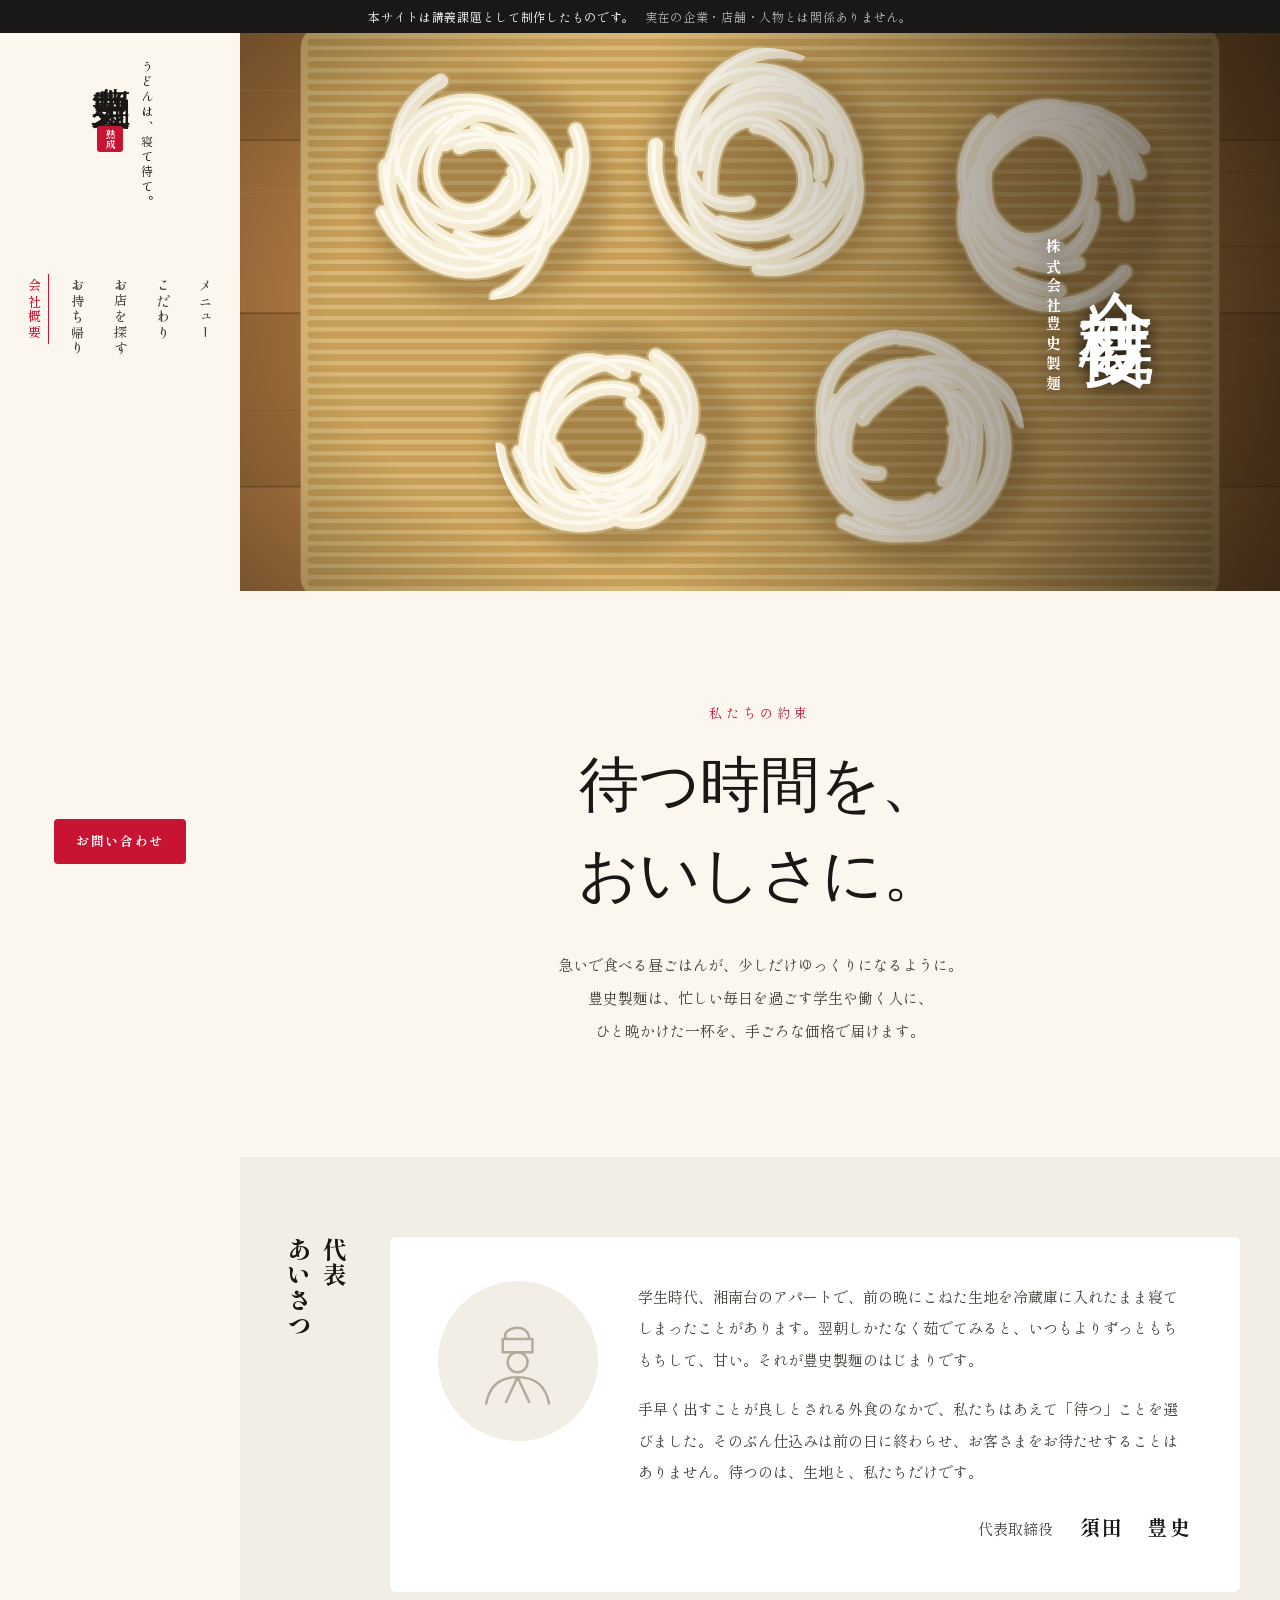
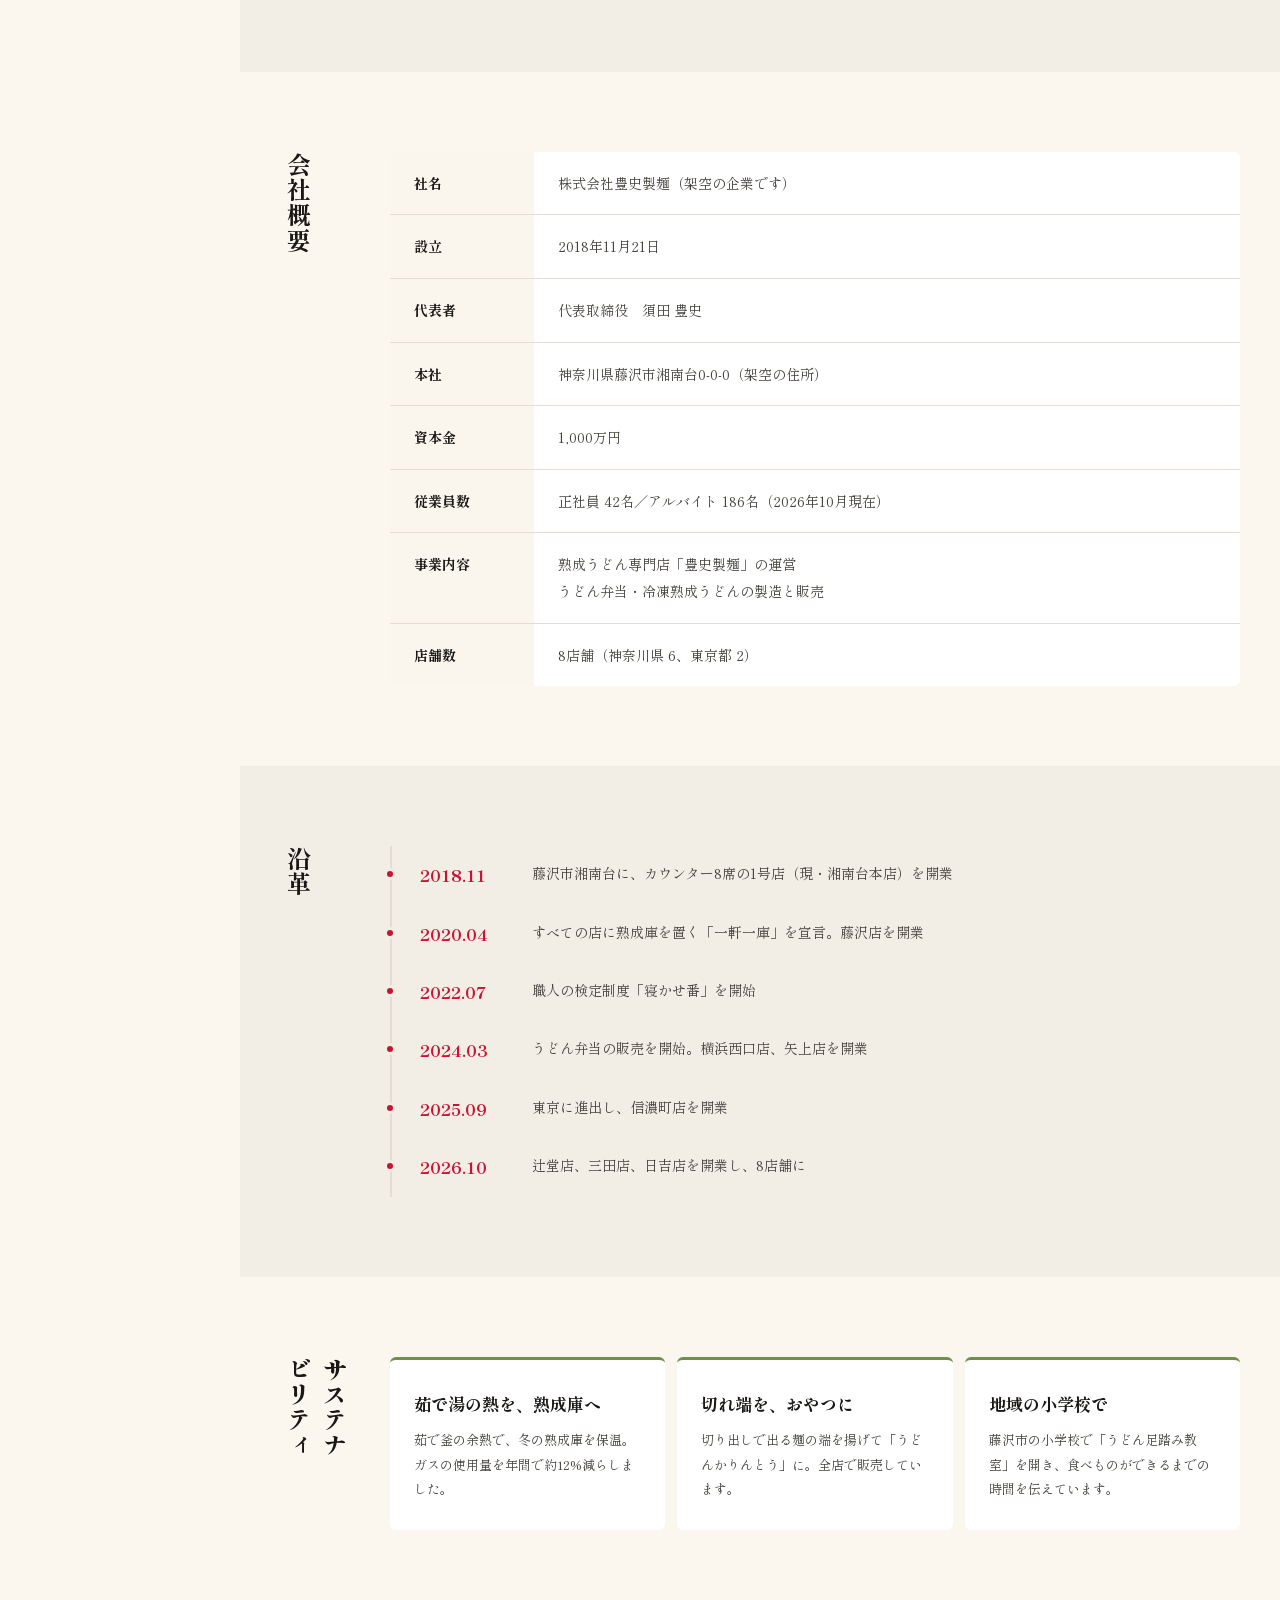
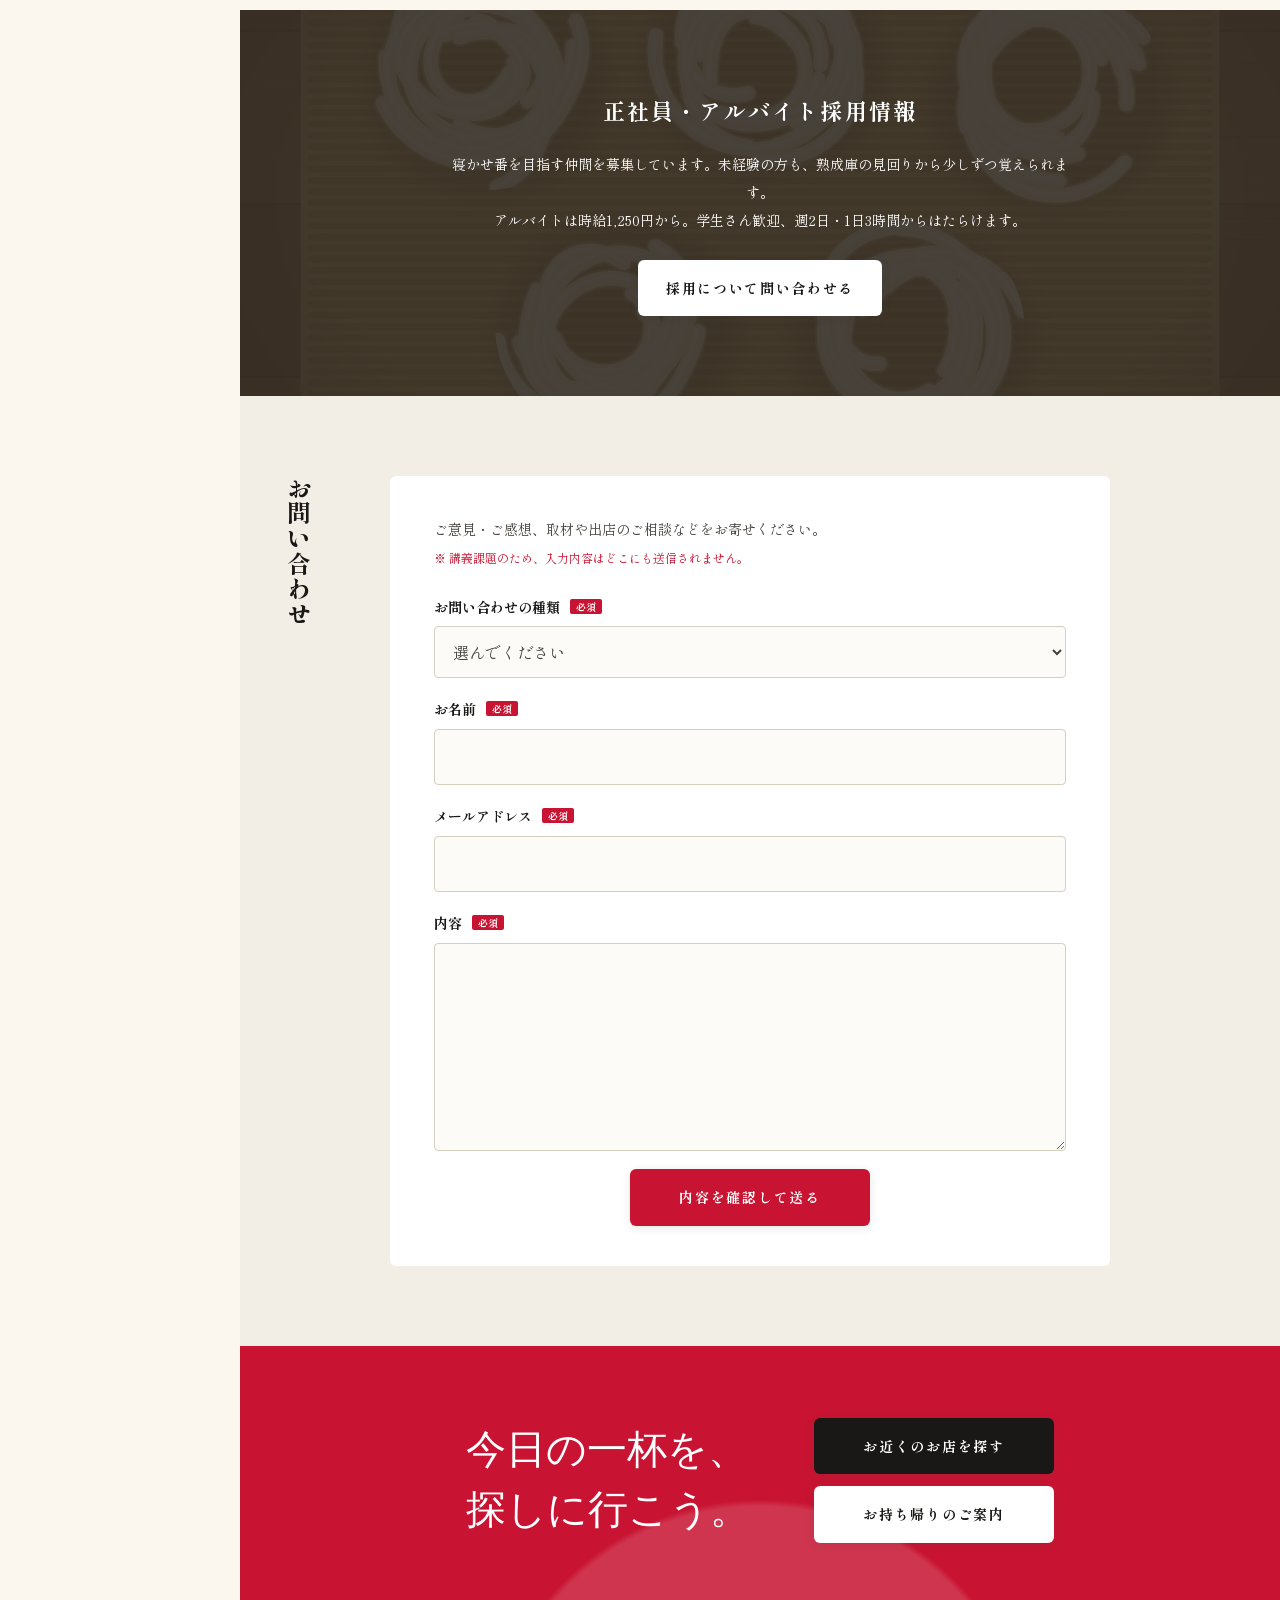
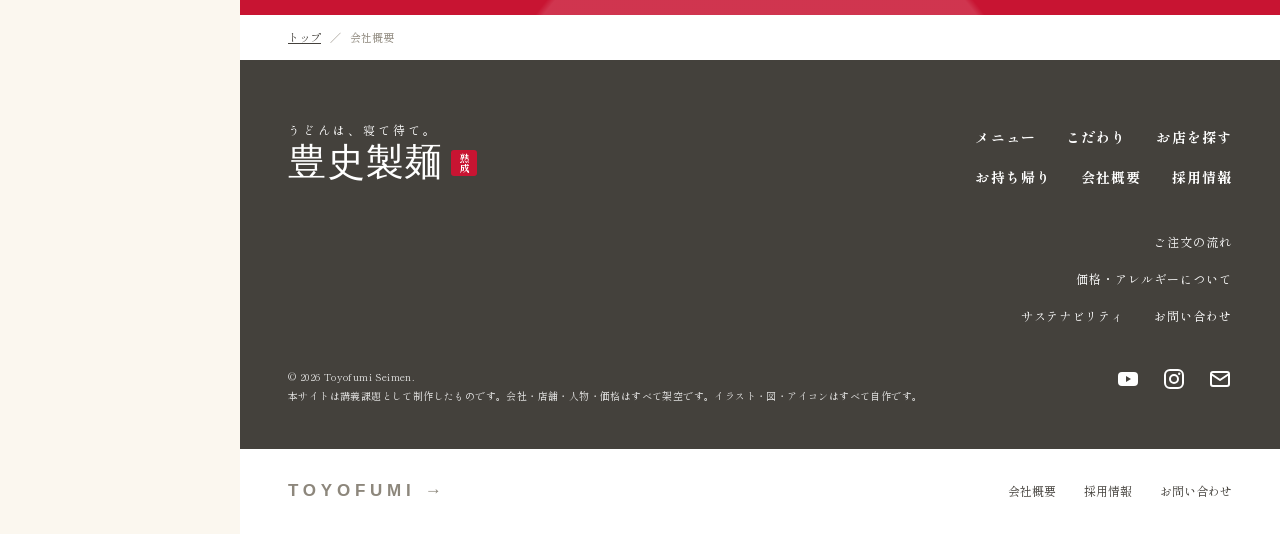
<file: company.html>
<!DOCTYPE html>
<html lang="ja">
<head>
<meta charset="utf-8">
<meta name="viewport" content="width=device-width, initial-scale=1">
<title>【実習】会社概要｜豊史製麺</title>
<meta name="description" content="株式会社豊史製麺の会社概要、代表メッセージ、沿革、採用情報、お問い合わせ。（本サイトは講義課題として制作した架空の企業サイトです）">
<link rel="icon" href="img/favicon.svg" type="image/svg+xml">
<link rel="preconnect" href="https://fonts.googleapis.com">
<link rel="preconnect" href="https://fonts.gstatic.com" crossorigin>
<link href="https://fonts.googleapis.com/css2?family=Shippori+Mincho+B1:wght@500;700;800&family=Shippori+Mincho:wght@400;500;700&family=Yuji+Syuku&display=swap" rel="stylesheet">
<link rel="stylesheet" href="css/style.css">
<script>document.documentElement.classList.add('js')</script>
</head>
<body class="page-company">

<p class="practice">本サイトは講義課題として制作したものです。<span>実在の企業・店舗・人物とは関係ありません。</span></p>

<!-- ============ 共通ヘッダー（PC: 左の縦書きサイドバー / スマホ: 上部ロゴ + 下部タブ） ============ -->
<header class="site-header" id="header">
  <div class="logo">
    <a href="./" aria-label="豊史製麺 トップへ">
      <span class="logo__tagline">うどんは、寝て待て。</span>
      <span class="logo__name">豊史製麺</span>
      <span class="logo__seal" aria-hidden="true">熟成</span>
    </a>
  </div>
  <nav class="gnav" aria-label="メインメニュー">
    <ul>
      <li><a href="menu.html"><svg class="ic"><use href="#ic-bowl"/></svg><span>メニュー</span></a></li>
      <li><a href="kodawari.html"><svg class="ic"><use href="#ic-craft"/></svg><span>こだわり</span></a></li>
      <li><a href="shop.html"><svg class="ic"><use href="#ic-shop"/></svg><span>お店を探す</span></a></li>
      <li><a href="shop.html#takeout"><svg class="ic"><use href="#ic-bag"/></svg><span>お持ち帰り</span></a></li>
      <li><a href="company.html" aria-current="page"><svg class="ic"><use href="#ic-company"/></svg><span>会社概要</span></a></li>
    </ul>
  </nav>
  <a class="side-cta" href="company.html#contact">お問い合わせ</a>
  <button class="burger" type="button" aria-label="メニューを開く" aria-expanded="false" aria-controls="drawer"><span></span><span></span><span></span></button>
</header>

<div class="drawer" id="drawer" hidden>
  <ul>
    <li><a href="./">トップ</a></li>
    <li><a href="menu.html">メニュー</a></li>
    <li><a href="kodawari.html">熟成うどんのこだわり</a></li>
    <li><a href="shop.html">お店を探す・ご利用方法</a></li>
    <li><a href="shop.html#takeout">お持ち帰り</a></li>
    <li><a href="company.html">会社概要</a></li>
    <li><a href="company.html#recruit">採用情報</a></li>
  </ul>
  <a class="btn btn--red" href="company.html#contact">お問い合わせ</a>
</div>

<main>
<section class="page-hero">
  <img class="page-hero__img" src="img/nests.svg" alt="">
  <h1 class="page-hero__title">会社概要<small>株式会社豊史製麺</small></h1>
</section>

<!-- ============ 理念 ============ -->
<section class="mission">
  <p class="mission__label reveal">私たちの約束</p>
  <p class="mission__copy reveal">待つ時間を、<br>おいしさに。</p>
  <p class="mission__text reveal">急いで食べる昼ごはんが、少しだけゆっくりになるように。<br>豊史製麺は、忙しい毎日を過ごす学生や働く人に、<br>ひと晩かけた一杯を、手ごろな価格で届けます。</p>
</section>

<!-- ============ 代表メッセージ ============ -->
<section class="sec sec--tint" id="message">
  <h2 class="sec__title"><span>代表</span><span>あいさつ</span></h2>
  <div class="sec__body">
    <div class="message reveal">
      <div class="message__avatar" aria-hidden="true"><svg viewBox="0 0 120 120"><use href="#ic-person"/></svg></div>
      <div class="message__body">
        <p>学生時代、湘南台のアパートで、前の晩にこねた生地を冷蔵庫に入れたまま寝てしまったことがあります。翌朝しかたなく茹でてみると、いつもよりずっともちもちして、甘い。それが豊史製麺のはじまりです。</p>
        <p>手早く出すことが良しとされる外食のなかで、私たちはあえて「待つ」ことを選びました。そのぶん仕込みは前の日に終わらせ、お客さまをお待たせすることはありません。待つのは、生地と、私たちだけです。</p>
        <p class="message__sign">代表取締役　<strong>須田　豊史</strong></p>
      </div>
    </div>
  </div>
</section>

<!-- ============ 会社概要 ============ -->
<section class="sec" id="profile">
  <h2 class="sec__title"><span>会社概要</span></h2>
  <div class="sec__body">
    <dl class="profile reveal">
      <dt>社名</dt><dd>株式会社豊史製麺（架空の企業です）</dd>
      <dt>設立</dt><dd>2018年11月21日</dd>
      <dt>代表者</dt><dd>代表取締役　須田 豊史</dd>
      <dt>本社</dt><dd>神奈川県藤沢市湘南台0-0-0（架空の住所）</dd>
      <dt>資本金</dt><dd>1,000万円</dd>
      <dt>従業員数</dt><dd>正社員 42名／アルバイト 186名（2026年10月現在）</dd>
      <dt>事業内容</dt><dd>熟成うどん専門店「豊史製麺」の運営<br>うどん弁当・冷凍熟成うどんの製造と販売</dd>
      <dt>店舗数</dt><dd>8店舗（神奈川県 6、東京都 2）</dd>
    </dl>
  </div>
</section>

<!-- ============ 沿革 ============ -->
<section class="sec sec--tint" id="history">
  <h2 class="sec__title"><span>沿革</span></h2>
  <div class="sec__body">
    <ol class="history">
      <li class="reveal"><time>2018.11</time><p>藤沢市湘南台に、カウンター8席の1号店（現・湘南台本店）を開業</p></li>
      <li class="reveal"><time>2020.04</time><p>すべての店に熟成庫を置く「一軒一庫」を宣言。藤沢店を開業</p></li>
      <li class="reveal"><time>2022.07</time><p>職人の検定制度「寝かせ番」を開始</p></li>
      <li class="reveal"><time>2024.03</time><p>うどん弁当の販売を開始。横浜西口店、矢上店を開業</p></li>
      <li class="reveal"><time>2025.09</time><p>東京に進出し、信濃町店を開業</p></li>
      <li class="reveal"><time>2026.10</time><p>辻堂店、三田店、日吉店を開業し、8店舗に</p></li>
    </ol>
  </div>
</section>

<!-- ============ サステナビリティ ============ -->
<section class="sec" id="sustainability">
  <h2 class="sec__title"><span>サステナ</span><span>ビリティ</span></h2>
  <div class="sec__body">
    <ul class="sdgs">
      <li class="reveal"><h3>茹で湯の熱を、熟成庫へ</h3><p>茹で釜の余熱で、冬の熟成庫を保温。ガスの使用量を年間で約12%減らしました。</p></li>
      <li class="reveal"><h3>切れ端を、おやつに</h3><p>切り出しで出る麺の端を揚げて「うどんかりんとう」に。全店で販売しています。</p></li>
      <li class="reveal"><h3>地域の小学校で</h3><p>藤沢市の小学校で「うどん足踏み教室」を開き、食べものができるまでの時間を伝えています。</p></li>
    </ul>
  </div>
</section>

<!-- ============ 採用 ============ -->
<section class="recruit recruit--page reveal" id="recruit">
  <h2>正社員・アルバイト採用情報</h2>
  <p>寝かせ番を目指す仲間を募集しています。未経験の方も、熟成庫の見回りから少しずつ覚えられます。<br>アルバイトは時給1,250円から。学生さん歓迎、週2日・1日3時間からはたらけます。</p>
  <div class="recruit__btns">
    <a class="btn btn--white" href="#contact" data-subject="採用について">採用について問い合わせる</a>
  </div>
</section>

<!-- ============ お問い合わせ ============ -->
<section class="sec sec--tint" id="contact">
  <h2 class="sec__title"><span>お問い合わせ</span></h2>
  <div class="sec__body">
    <form class="contact reveal" id="contact-form" novalidate>
      <p class="contact__lead">ご意見・ご感想、取材や出店のご相談などをお寄せください。<span>※ 講義課題のため、入力内容はどこにも送信されません。</span></p>
      <div class="field">
        <label for="f-subject">お問い合わせの種類 <em>必須</em></label>
        <select id="f-subject" name="subject" required>
          <option value="">選んでください</option>
          <option>店舗・商品について</option><option>採用について</option><option>取材・出店のご相談</option><option>その他</option>
        </select>
      </div>
      <div class="field"><label for="f-name">お名前 <em>必須</em></label><input id="f-name" name="name" type="text" autocomplete="name" required></div>
      <div class="field"><label for="f-mail">メールアドレス <em>必須</em></label><input id="f-mail" name="email" type="email" autocomplete="email" required></div>
      <div class="field"><label for="f-body">内容 <em>必須</em></label><textarea id="f-body" name="body" rows="6" required></textarea></div>
      <p class="contact__error" id="contact-error" role="alert" hidden></p>
      <p class="center"><button class="btn btn--red" type="submit">内容を確認して送る</button></p>
      <div class="contact__done" id="contact-done" hidden tabindex="-1">
        <h3>ありがとうございました。</h3>
        <p>入力内容を確認しました。本サイトは講義課題のため、実際には送信されていません。</p>
      </div>
    </form>
  </div>
</section>


<!-- ============ 共通 CTA ============ -->
<section class="cta-band">
  <p class="cta-band__copy">今日の一杯を、<br>探しに行こう。</p>
  <div class="cta-band__btns">
    <a class="btn btn--red" href="shop.html#stores">お近くのお店を探す</a>
    <a class="btn btn--white" href="shop.html#takeout">お持ち帰りのご案内</a>
  </div>
</section>
</main>

<nav class="breadcrumb" aria-label="パンくずリスト"><a href="./">トップ</a><span aria-hidden="true">／</span><span aria-current="page">会社概要</span></nav>

<!-- ============ フッター ============ -->
<footer class="footer">
  <div class="footer__main">
    <div class="logo logo--footer">
      <span class="logo__tagline">うどんは、寝て待て。</span>
      <span class="logo__name">豊史製麺</span>
      <span class="logo__seal" aria-hidden="true">熟成</span>
    </div>
    <div class="footer__nav">
      <ul class="footer__links">
        <li><a href="menu.html">メニュー</a></li><li><a href="kodawari.html">こだわり</a></li>
        <li><a href="shop.html">お店を探す</a></li><li><a href="shop.html#takeout">お持ち帰り</a></li>
        <li><a href="company.html">会社概要</a></li><li><a href="company.html#recruit">採用情報</a></li>
      </ul>
      <ul class="footer__links footer__links--sub">
        <li><a href="shop.html#howto">ご注文の流れ</a></li><li><a href="menu.html#notes">価格・アレルギーについて</a></li><li><a href="company.html#sustainability">サステナビリティ</a></li><li><a href="company.html#contact">お問い合わせ</a></li>
      </ul>
    </div>
    <p class="footer__copy">© 2026 Toyofumi Seimen.<br>本サイトは講義課題として制作したものです。会社・店舗・人物・価格はすべて架空です。イラスト・図・アイコンはすべて自作です。</p>
    <ul class="footer__sns" aria-label="SNS（課題用のためリンクはありません）">
      <li><span aria-label="動画チャンネル"><svg><use href="#ic-play"/></svg></span></li>
      <li><span aria-label="写真"><svg><use href="#ic-camera"/></svg></span></li>
      <li><a href="company.html#contact" aria-label="メールでお問い合わせ"><svg><use href="#ic-mail"/></svg></a></li>
    </ul>
  </div>
  <div class="footer__corp">
    <span class="footer__corp-name">TOYOFUMI →</span>
    <ul><li><a href="company.html">会社概要</a></li><li><a href="company.html#recruit">採用情報</a></li><li><a href="company.html#contact">お問い合わせ</a></li></ul>
  </div>
</footer>

<!-- アイコン（すべて自作の線画） -->
<svg width="0" height="0" style="position:absolute" aria-hidden="true">
  <defs>
    <symbol id="ic-bowl" viewBox="0 0 28 28"><g fill="none" stroke="currentColor" stroke-width="1.4" stroke-linecap="round" stroke-linejoin="round"><ellipse cx="14" cy="11" rx="10" ry="6"/><path d="M4 11v3c0 4 4.5 8 10 8s10-4 10-8v-3M9 10c2-2 4 2 6 0s3 1 4 0M10 13c2-1 5 1 8 0"/></g></symbol>
    <symbol id="ic-craft" viewBox="0 0 28 28"><g fill="none" stroke="currentColor" stroke-width="1.4" stroke-linecap="round" stroke-linejoin="round"><path d="M9 4h10v5H9zM10 9v3a4 4 0 0 0 8 0V9M4 25c1-5 5-8 10-8s9 3 10 8M14 17l-4 7M14 17l4 7"/></g></symbol>
    <symbol id="ic-shop" viewBox="0 0 28 28"><g fill="none" stroke="currentColor" stroke-width="1.4" stroke-linecap="round" stroke-linejoin="round"><path d="M3 6h22M5 6v17h18V6M9 6v7M14 6v9M19 6v7M10 23v-5h8v5"/></g></symbol>
    <symbol id="ic-bag" viewBox="0 0 28 28"><g fill="none" stroke="currentColor" stroke-width="1.4" stroke-linecap="round" stroke-linejoin="round"><path d="M6 10h16l1 14H5zM10 10V8a4 4 0 0 1 8 0v2"/></g></symbol>
    <symbol id="ic-company" viewBox="0 0 28 28"><g fill="none" stroke="currentColor" stroke-width="1.4" stroke-linecap="round" stroke-linejoin="round"><path d="M4 24h20M6 24V9l8-5 8 5v15M11 24v-6h6v6M10 12h2M16 12h2"/></g></symbol>
    <symbol id="ic-person" viewBox="0 0 120 120"><g fill="none" stroke="currentColor" stroke-width="3" stroke-linecap="round" stroke-linejoin="round"><path d="M42 34h36v16H42zM46 34c-8-14 28-22 28 0"/><circle cx="60" cy="62" r="12"/><path d="M22 112c4-22 18-32 38-32s34 10 38 32M60 80l-14 30M60 80l14 30"/></g></symbol>
    <symbol id="ic-chev" viewBox="0 0 16 16"><path d="M6 3l5 5-5 5" fill="none" stroke="currentColor" stroke-width="1.6" stroke-linecap="round" stroke-linejoin="round"/></symbol>
    <symbol id="ic-chev-circle" viewBox="0 0 20 20"><g fill="none" stroke="currentColor" stroke-width="1.2" stroke-linecap="round" stroke-linejoin="round"><circle cx="10" cy="10" r="8.5"/><path d="M8.5 6.5L12 10l-3.5 3.5"/></g></symbol>
    <symbol id="ic-ext" viewBox="0 0 16 16"><path d="M5 11l6-6M6 5h5v5" fill="none" stroke="currentColor" stroke-width="1.5" stroke-linecap="round" stroke-linejoin="round"/></symbol>
    <symbol id="ic-play" viewBox="0 0 24 24"><rect x="2" y="5" width="20" height="14" rx="4" fill="currentColor"/><path d="M10 9l5 3-5 3z" fill="#44413c"/></symbol>
    <symbol id="ic-camera" viewBox="0 0 24 24"><g fill="none" stroke="currentColor" stroke-width="2"><rect x="3" y="3" width="18" height="18" rx="5"/><circle cx="12" cy="12" r="4"/></g><circle cx="17.2" cy="6.8" r="1.2" fill="currentColor"/></symbol>
    <symbol id="ic-mail" viewBox="0 0 24 24"><g fill="none" stroke="currentColor" stroke-width="2" stroke-linejoin="round"><rect x="3" y="5" width="18" height="14" rx="2"/><path d="M3 7l9 6 9-6"/></g></symbol>
  </defs>
</svg>

<script src="js/main.js" defer></script>
</body>
</html>
</file>
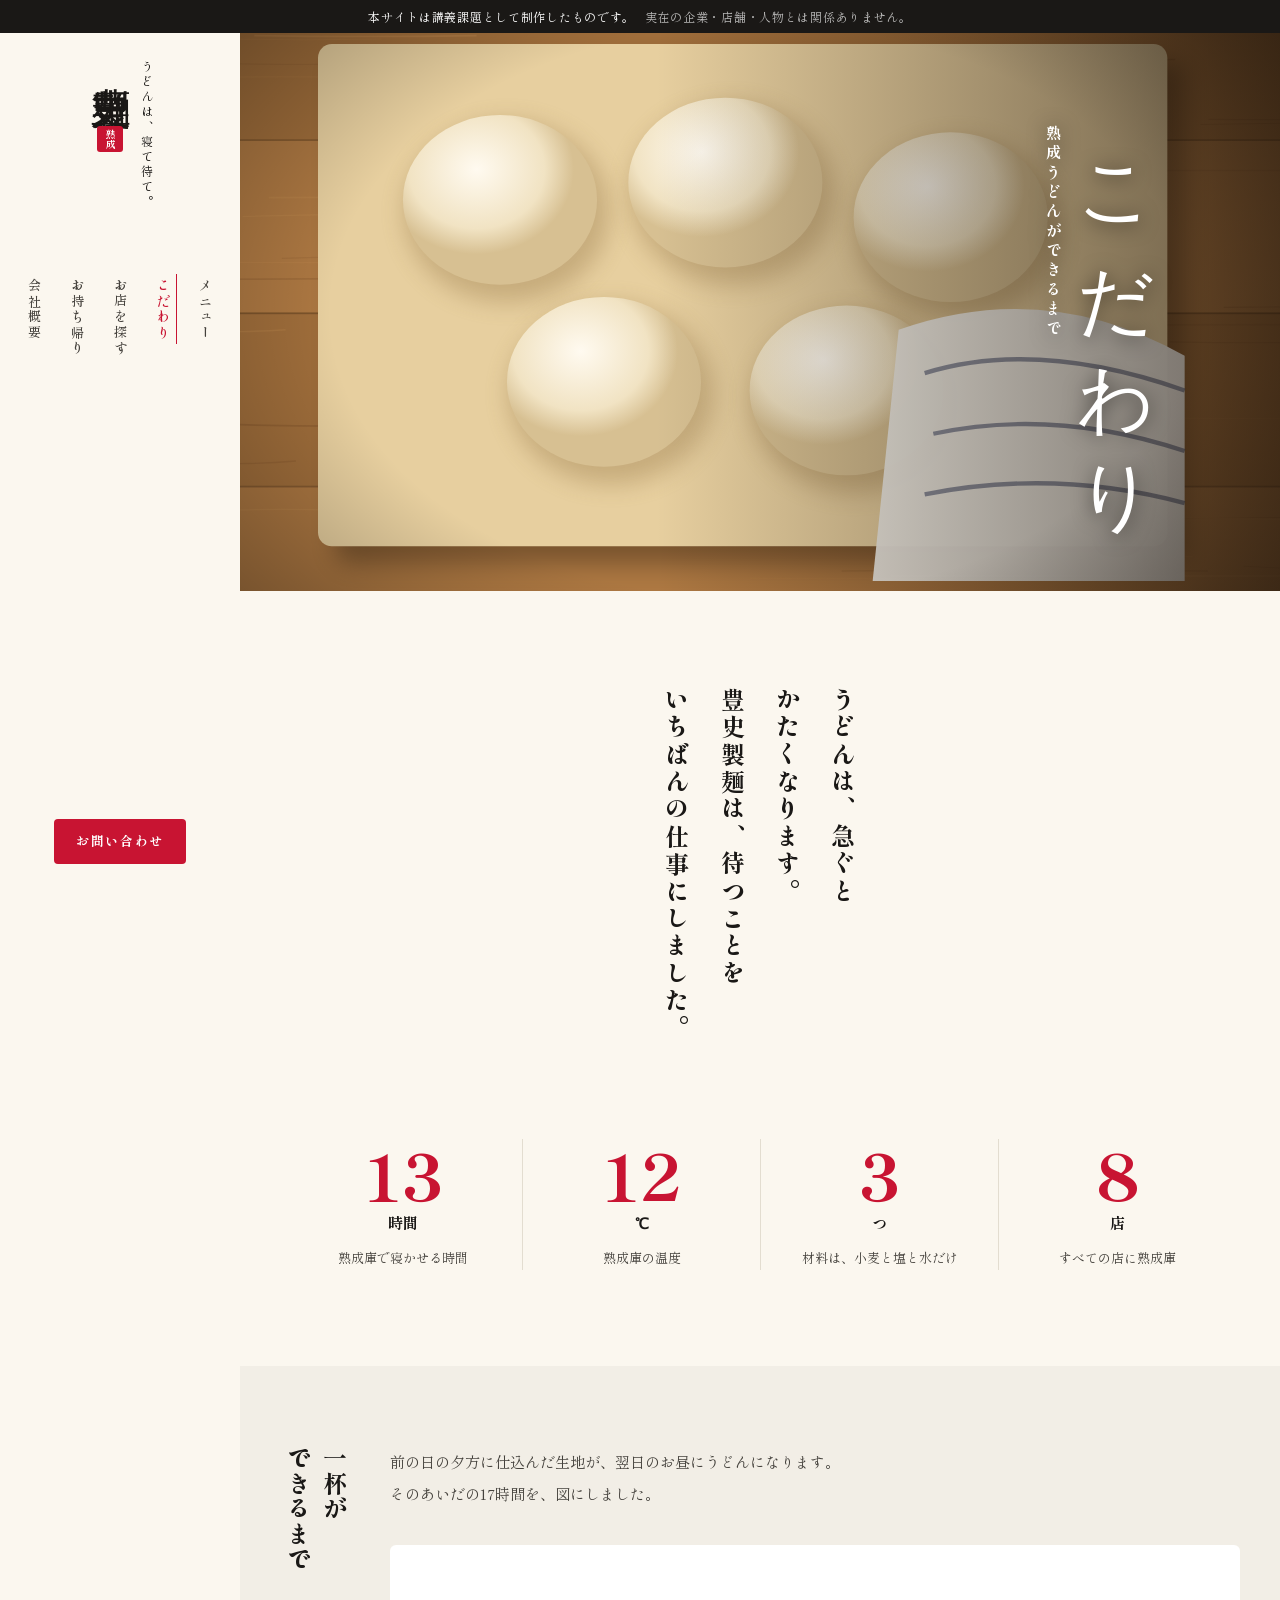
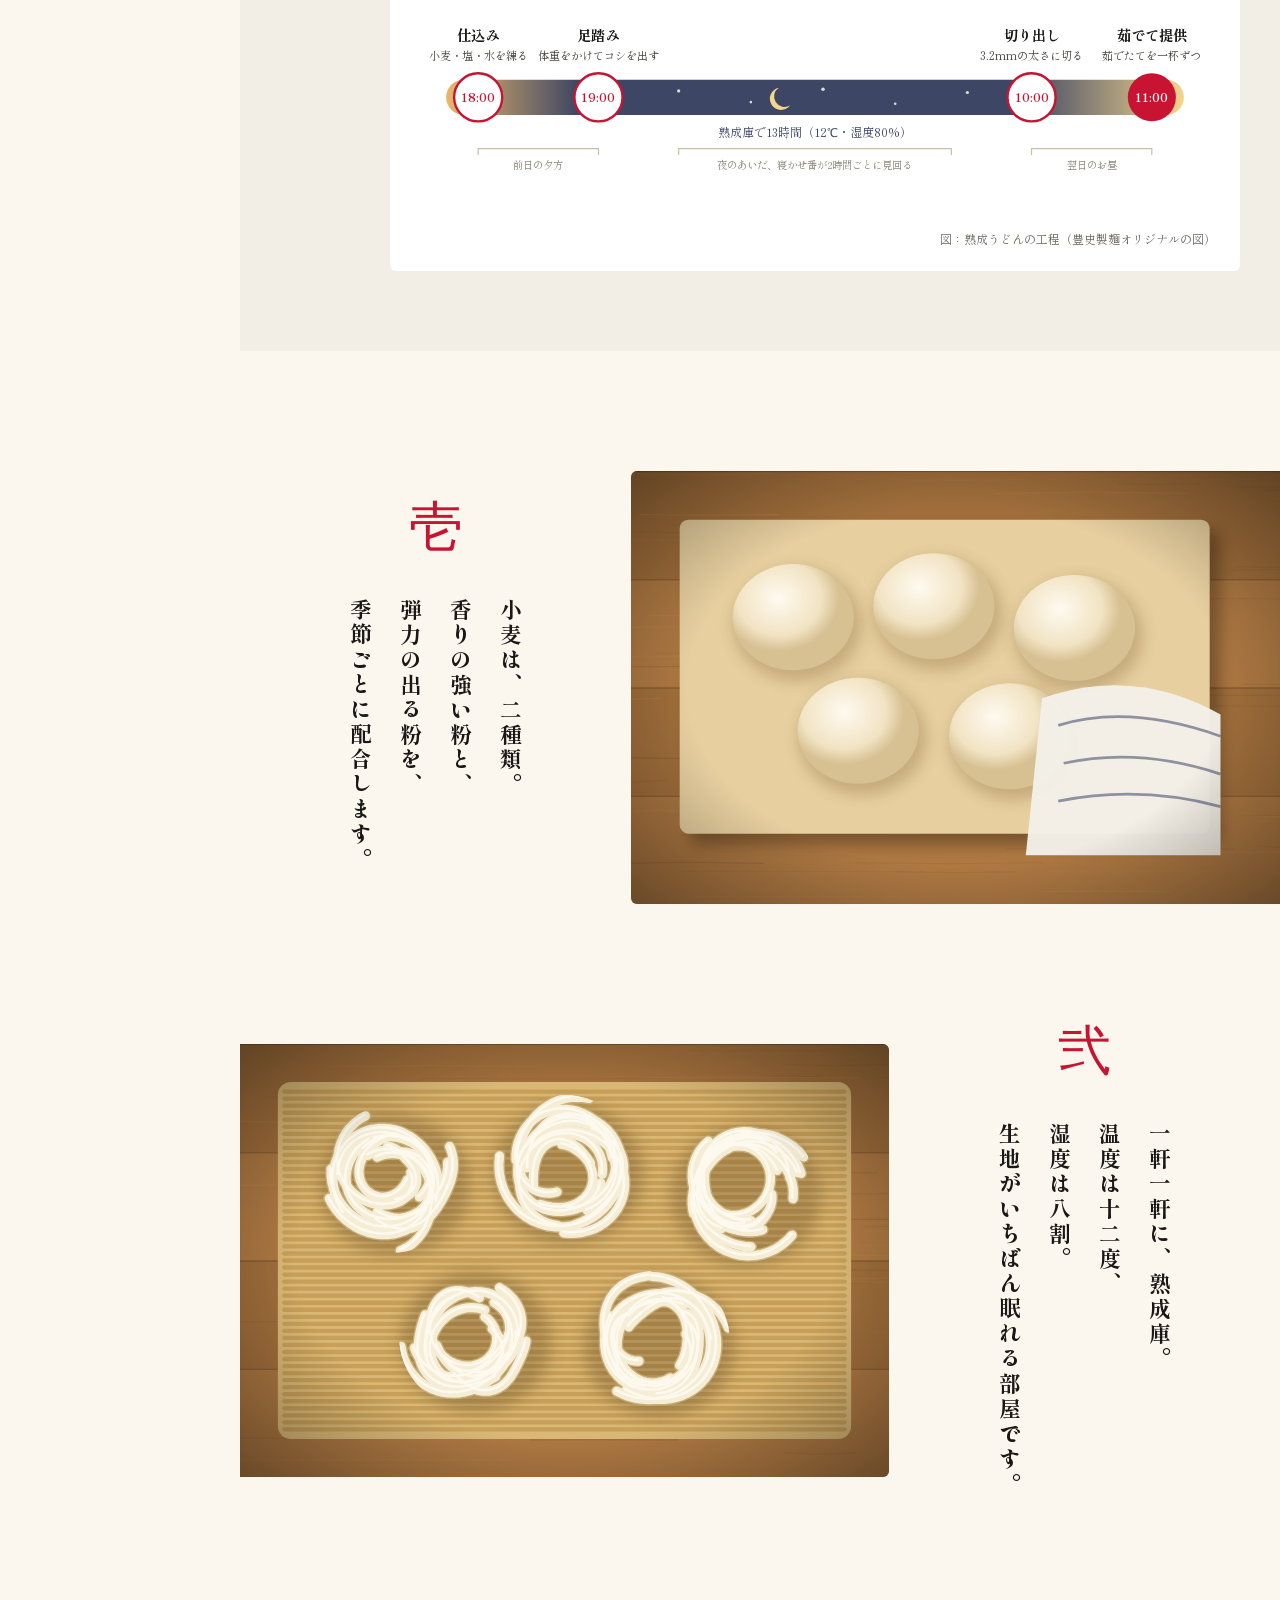
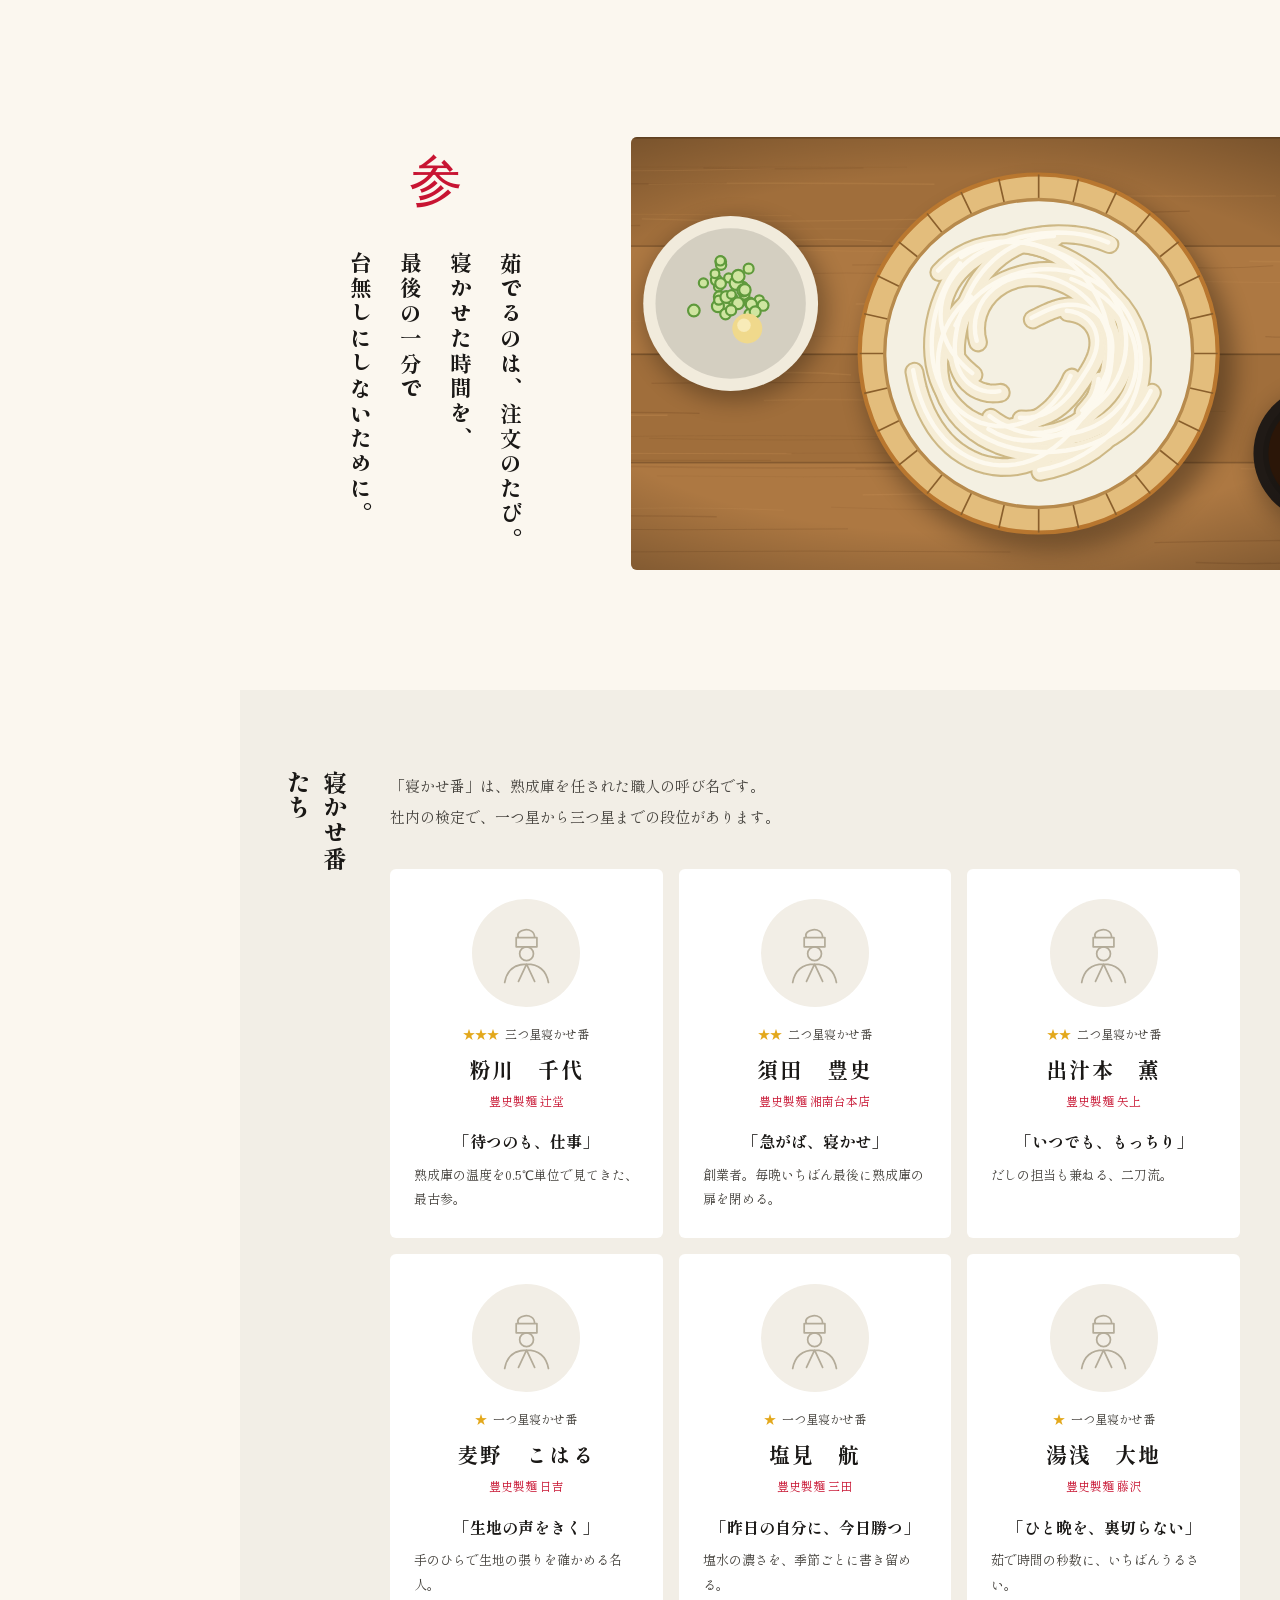
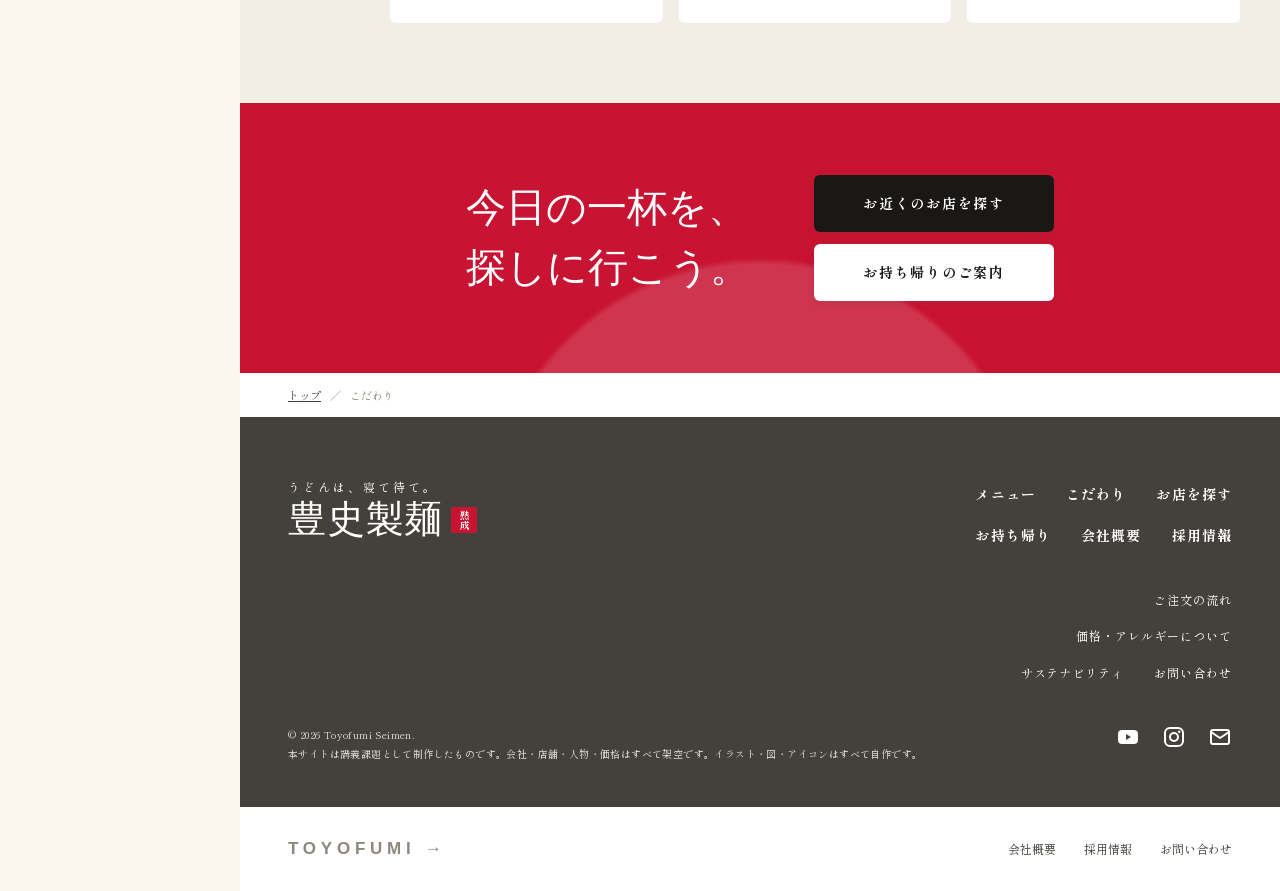
<file: kodawari.html>
<!DOCTYPE html>
<html lang="ja">
<head>
<meta charset="utf-8">
<meta name="viewport" content="width=device-width, initial-scale=1">
<title>【実習】こだわり｜豊史製麺</title>
<meta name="description" content="豊史製麺の熟成うどんができるまで。仕込みから茹でるまでの17時間と、それを支える寝かせ番たちをご紹介します。（本サイトは講義課題として制作した架空の企業サイトです）">
<link rel="icon" href="img/favicon.svg" type="image/svg+xml">
<link rel="preconnect" href="https://fonts.googleapis.com">
<link rel="preconnect" href="https://fonts.gstatic.com" crossorigin>
<link href="https://fonts.googleapis.com/css2?family=Shippori+Mincho+B1:wght@500;700;800&family=Shippori+Mincho:wght@400;500;700&family=Yuji+Syuku&display=swap" rel="stylesheet">
<link rel="stylesheet" href="css/style.css">
<script>document.documentElement.classList.add('js')</script>
</head>
<body class="page-kodawari">

<p class="practice">本サイトは講義課題として制作したものです。<span>実在の企業・店舗・人物とは関係ありません。</span></p>

<!-- ============ 共通ヘッダー（PC: 左の縦書きサイドバー / スマホ: 上部ロゴ + 下部タブ） ============ -->
<header class="site-header" id="header">
  <div class="logo">
    <a href="./" aria-label="豊史製麺 トップへ">
      <span class="logo__tagline">うどんは、寝て待て。</span>
      <span class="logo__name">豊史製麺</span>
      <span class="logo__seal" aria-hidden="true">熟成</span>
    </a>
  </div>
  <nav class="gnav" aria-label="メインメニュー">
    <ul>
      <li><a href="menu.html"><svg class="ic"><use href="#ic-bowl"/></svg><span>メニュー</span></a></li>
      <li><a href="kodawari.html" aria-current="page"><svg class="ic"><use href="#ic-craft"/></svg><span>こだわり</span></a></li>
      <li><a href="shop.html"><svg class="ic"><use href="#ic-shop"/></svg><span>お店を探す</span></a></li>
      <li><a href="shop.html#takeout"><svg class="ic"><use href="#ic-bag"/></svg><span>お持ち帰り</span></a></li>
      <li><a href="company.html"><svg class="ic"><use href="#ic-company"/></svg><span>会社概要</span></a></li>
    </ul>
  </nav>
  <a class="side-cta" href="company.html#contact">お問い合わせ</a>
  <button class="burger" type="button" aria-label="メニューを開く" aria-expanded="false" aria-controls="drawer"><span></span><span></span><span></span></button>
</header>

<div class="drawer" id="drawer" hidden>
  <ul>
    <li><a href="./">トップ</a></li>
    <li><a href="menu.html">メニュー</a></li>
    <li><a href="kodawari.html">熟成うどんのこだわり</a></li>
    <li><a href="shop.html">お店を探す・ご利用方法</a></li>
    <li><a href="shop.html#takeout">お持ち帰り</a></li>
    <li><a href="company.html">会社概要</a></li>
    <li><a href="company.html#recruit">採用情報</a></li>
  </ul>
  <a class="btn btn--red" href="company.html#contact">お問い合わせ</a>
</div>

<main>
<section class="page-hero">
  <img class="page-hero__img" src="img/dough.svg" alt="">
  <h1 class="page-hero__title">こだわり<small>熟成うどんができるまで</small></h1>
</section>

<p class="page-lead reveal">うどんは、急ぐと<br>かたくなります。<br>豊史製麺は、待つことを<br>いちばんの仕事にしました。</p>

<!-- ============ 数字で見る ============ -->
<section class="stats">
  <ul>
    <li class="reveal"><b data-count="13">13</b><small>時間</small><span>熟成庫で寝かせる時間</span></li>
    <li class="reveal"><b data-count="12">12</b><small>℃</small><span>熟成庫の温度</span></li>
    <li class="reveal"><b data-count="3">3</b><small>つ</small><span>材料は、小麦と塩と水だけ</span></li>
    <li class="reveal"><b data-count="8">8</b><small>店</small><span>すべての店に熟成庫</span></li>
  </ul>
</section>

<!-- ============ 工程（自作の図） ============ -->
<section class="sec sec--tint" id="process">
  <h2 class="sec__title"><span>一杯が</span><span>できるまで</span></h2>
  <div class="sec__body">
    <p class="sec__lead">前の日の夕方に仕込んだ生地が、翌日のお昼にうどんになります。<br>そのあいだの17時間を、図にしました。</p>
    <figure class="timeline reveal">
      <svg viewBox="0 0 1000 300" role="img" aria-labelledby="tl-title">
        <title id="tl-title">熟成うどんの工程図。18時に仕込み、19時に足踏み、20時から翌9時まで13時間熟成し、10時に切り出し、11時に茹でて提供。</title>
        <defs>
          <linearGradient id="tl-night" x1="0" x2="1"><stop offset="0" stop-color="#e9b86b"/><stop offset=".18" stop-color="#3d4664"/><stop offset=".78" stop-color="#3d4664"/><stop offset="1" stop-color="#f4d58d"/></linearGradient>
        </defs>
        <rect x="40" y="128" width="920" height="44" rx="22" fill="url(#tl-night)"/>
        <g fill="#fbf7ef" opacity=".85"><circle cx="330" cy="142" r="2"/><circle cx="420" cy="156" r="1.6"/><circle cx="510" cy="140" r="2.2"/><circle cx="600" cy="158" r="1.6"/><circle cx="690" cy="144" r="2"/></g>
        <path d="M455 138a14 14 0 1 0 14 22a11 11 0 1 1 -14 -22z" fill="#f4d58d"/>
        <text x="500" y="200" text-anchor="middle" font-size="15" fill="#3d4664">熟成庫で13時間（12℃・湿度80%）</text>
        <g font-size="14" fill="#44413c" text-anchor="middle">
          <g><circle cx="80" cy="150" r="30" fill="#fff" stroke="#c81432" stroke-width="3"/><text x="80" y="156" font-size="15" fill="#c81432" font-weight="700">18:00</text><text x="80" y="80" font-size="18" font-weight="700" fill="#1a1816">仕込み</text><text x="80" y="104">小麦・塩・水を練る</text></g>
          <g><circle cx="230" cy="150" r="30" fill="#fff" stroke="#c81432" stroke-width="3"/><text x="230" y="156" font-size="15" fill="#c81432" font-weight="700">19:00</text><text x="230" y="80" font-size="18" font-weight="700" fill="#1a1816">足踏み</text><text x="230" y="104">体重をかけてコシを出す</text></g>
          <g><circle cx="770" cy="150" r="30" fill="#fff" stroke="#c81432" stroke-width="3"/><text x="770" y="156" font-size="15" fill="#c81432" font-weight="700">10:00</text><text x="770" y="80" font-size="18" font-weight="700" fill="#1a1816">切り出し</text><text x="770" y="104">3.2mmの太さに切る</text></g>
          <g><circle cx="920" cy="150" r="30" fill="#c81432"/><text x="920" y="156" font-size="15" fill="#fff" font-weight="700">11:00</text><text x="920" y="80" font-size="18" font-weight="700" fill="#1a1816">茹でて提供</text><text x="920" y="104">茹でたてを一杯ずつ</text></g>
        </g>
        <g font-size="13" fill="#8d877c" text-anchor="middle"><text x="155" y="240">前日の夕方</text><text x="500" y="240">夜のあいだ、寝かせ番が2時間ごとに見回る</text><text x="845" y="240">翌日のお昼</text></g>
        <path d="M80 222 V214 H230 V222 M330 222 V214 H670 V222 M770 222 V214 H920 V222" fill="none" stroke="#c9bfa8" stroke-width="1.5"/>
      </svg>
      <figcaption>図：熟成うどんの工程（豊史製麺オリジナルの図）</figcaption>
    </figure>
  </div>
</section>

<!-- ============ 3つのこだわり ============ -->
<section class="concept">
  <div class="concept__text reveal">
    <p class="concept__num">壱</p>
    <p class="concept__copy">小麦は、二種類。<br>香りの強い粉と、<br>弾力の出る粉を、<br>季節ごとに配合します。</p>
  </div>
  <div class="concept__img reveal"><img src="img/dough.svg" alt="布をかけて寝かせているうどん生地のイラスト" loading="lazy"></div>
</section>
<section class="concept concept--rev">
  <div class="concept__text reveal">
    <p class="concept__num">弐</p>
    <p class="concept__copy">一軒一軒に、熟成庫。<br>温度は十二度、<br>湿度は八割。<br>生地がいちばん眠れる部屋です。</p>
  </div>
  <div class="concept__img reveal"><img src="img/nests.svg" alt="ざるに並んだ熟成うどんの玉のイラスト" loading="lazy"></div>
</section>
<section class="concept">
  <div class="concept__text reveal">
    <p class="concept__num">参</p>
    <p class="concept__copy">茹でるのは、注文のたび。<br>寝かせた時間を、<br>最後の一分で<br>台無しにしないために。</p>
  </div>
  <div class="concept__img reveal"><img src="img/kamaage.svg" alt="釜揚げうどんのイラスト" loading="lazy"></div>
</section>

<!-- ============ 寝かせ番 ============ -->
<section class="sec sec--tint" id="nekaseban">
  <h2 class="sec__title"><span>寝かせ番</span><span>たち</span></h2>
  <div class="sec__body">
    <p class="sec__lead">「寝かせ番」は、熟成庫を任された職人の呼び名です。<br>社内の検定で、一つ星から三つ星までの段位があります。</p>
    <ul class="person-grid">
      <li class="person reveal">
        <div class="person__avatar" aria-hidden="true"><svg viewBox="0 0 120 120"><use href="#ic-person"/></svg></div>
        <p class="person__rank"><span class="star">★★★</span>三つ星寝かせ番</p>
        <h3 class="person__name">粉川　千代</h3>
        <p class="person__shop">豊史製麺 辻堂</p>
        <p class="person__word">「待つのも、仕事」</p>
        <p class="person__desc">熟成庫の温度を0.5℃単位で見てきた、最古参。</p>
      </li>
      <li class="person reveal">
        <div class="person__avatar" aria-hidden="true"><svg viewBox="0 0 120 120"><use href="#ic-person"/></svg></div>
        <p class="person__rank"><span class="star">★★</span>二つ星寝かせ番</p>
        <h3 class="person__name">須田　豊史</h3>
        <p class="person__shop">豊史製麺 湘南台本店</p>
        <p class="person__word">「急がば、寝かせ」</p>
        <p class="person__desc">創業者。毎晩いちばん最後に熟成庫の扉を閉める。</p>
      </li>
      <li class="person reveal">
        <div class="person__avatar" aria-hidden="true"><svg viewBox="0 0 120 120"><use href="#ic-person"/></svg></div>
        <p class="person__rank"><span class="star">★★</span>二つ星寝かせ番</p>
        <h3 class="person__name">出汁本　薫</h3>
        <p class="person__shop">豊史製麺 矢上</p>
        <p class="person__word">「いつでも、もっちり」</p>
        <p class="person__desc">だしの担当も兼ねる、二刀流。</p>
      </li>
      <li class="person reveal">
        <div class="person__avatar" aria-hidden="true"><svg viewBox="0 0 120 120"><use href="#ic-person"/></svg></div>
        <p class="person__rank"><span class="star">★</span>一つ星寝かせ番</p>
        <h3 class="person__name">麦野　こはる</h3>
        <p class="person__shop">豊史製麺 日吉</p>
        <p class="person__word">「生地の声をきく」</p>
        <p class="person__desc">手のひらで生地の張りを確かめる名人。</p>
      </li>
      <li class="person reveal">
        <div class="person__avatar" aria-hidden="true"><svg viewBox="0 0 120 120"><use href="#ic-person"/></svg></div>
        <p class="person__rank"><span class="star">★</span>一つ星寝かせ番</p>
        <h3 class="person__name">塩見　航</h3>
        <p class="person__shop">豊史製麺 三田</p>
        <p class="person__word">「昨日の自分に、今日勝つ」</p>
        <p class="person__desc">塩水の濃さを、季節ごとに書き留める。</p>
      </li>
      <li class="person reveal">
        <div class="person__avatar" aria-hidden="true"><svg viewBox="0 0 120 120"><use href="#ic-person"/></svg></div>
        <p class="person__rank"><span class="star">★</span>一つ星寝かせ番</p>
        <h3 class="person__name">湯浅　大地</h3>
        <p class="person__shop">豊史製麺 藤沢</p>
        <p class="person__word">「ひと晩を、裏切らない」</p>
        <p class="person__desc">茹で時間の秒数に、いちばんうるさい。</p>
      </li>
    </ul>
  </div>
</section>


<!-- ============ 共通 CTA ============ -->
<section class="cta-band">
  <p class="cta-band__copy">今日の一杯を、<br>探しに行こう。</p>
  <div class="cta-band__btns">
    <a class="btn btn--red" href="shop.html#stores">お近くのお店を探す</a>
    <a class="btn btn--white" href="shop.html#takeout">お持ち帰りのご案内</a>
  </div>
</section>
</main>

<nav class="breadcrumb" aria-label="パンくずリスト"><a href="./">トップ</a><span aria-hidden="true">／</span><span aria-current="page">こだわり</span></nav>

<!-- ============ フッター ============ -->
<footer class="footer">
  <div class="footer__main">
    <div class="logo logo--footer">
      <span class="logo__tagline">うどんは、寝て待て。</span>
      <span class="logo__name">豊史製麺</span>
      <span class="logo__seal" aria-hidden="true">熟成</span>
    </div>
    <div class="footer__nav">
      <ul class="footer__links">
        <li><a href="menu.html">メニュー</a></li><li><a href="kodawari.html">こだわり</a></li>
        <li><a href="shop.html">お店を探す</a></li><li><a href="shop.html#takeout">お持ち帰り</a></li>
        <li><a href="company.html">会社概要</a></li><li><a href="company.html#recruit">採用情報</a></li>
      </ul>
      <ul class="footer__links footer__links--sub">
        <li><a href="shop.html#howto">ご注文の流れ</a></li><li><a href="menu.html#notes">価格・アレルギーについて</a></li><li><a href="company.html#sustainability">サステナビリティ</a></li><li><a href="company.html#contact">お問い合わせ</a></li>
      </ul>
    </div>
    <p class="footer__copy">© 2026 Toyofumi Seimen.<br>本サイトは講義課題として制作したものです。会社・店舗・人物・価格はすべて架空です。イラスト・図・アイコンはすべて自作です。</p>
    <ul class="footer__sns" aria-label="SNS（課題用のためリンクはありません）">
      <li><span aria-label="動画チャンネル"><svg><use href="#ic-play"/></svg></span></li>
      <li><span aria-label="写真"><svg><use href="#ic-camera"/></svg></span></li>
      <li><a href="company.html#contact" aria-label="メールでお問い合わせ"><svg><use href="#ic-mail"/></svg></a></li>
    </ul>
  </div>
  <div class="footer__corp">
    <span class="footer__corp-name">TOYOFUMI →</span>
    <ul><li><a href="company.html">会社概要</a></li><li><a href="company.html#recruit">採用情報</a></li><li><a href="company.html#contact">お問い合わせ</a></li></ul>
  </div>
</footer>

<!-- アイコン（すべて自作の線画） -->
<svg width="0" height="0" style="position:absolute" aria-hidden="true">
  <defs>
    <symbol id="ic-bowl" viewBox="0 0 28 28"><g fill="none" stroke="currentColor" stroke-width="1.4" stroke-linecap="round" stroke-linejoin="round"><ellipse cx="14" cy="11" rx="10" ry="6"/><path d="M4 11v3c0 4 4.5 8 10 8s10-4 10-8v-3M9 10c2-2 4 2 6 0s3 1 4 0M10 13c2-1 5 1 8 0"/></g></symbol>
    <symbol id="ic-craft" viewBox="0 0 28 28"><g fill="none" stroke="currentColor" stroke-width="1.4" stroke-linecap="round" stroke-linejoin="round"><path d="M9 4h10v5H9zM10 9v3a4 4 0 0 0 8 0V9M4 25c1-5 5-8 10-8s9 3 10 8M14 17l-4 7M14 17l4 7"/></g></symbol>
    <symbol id="ic-shop" viewBox="0 0 28 28"><g fill="none" stroke="currentColor" stroke-width="1.4" stroke-linecap="round" stroke-linejoin="round"><path d="M3 6h22M5 6v17h18V6M9 6v7M14 6v9M19 6v7M10 23v-5h8v5"/></g></symbol>
    <symbol id="ic-bag" viewBox="0 0 28 28"><g fill="none" stroke="currentColor" stroke-width="1.4" stroke-linecap="round" stroke-linejoin="round"><path d="M6 10h16l1 14H5zM10 10V8a4 4 0 0 1 8 0v2"/></g></symbol>
    <symbol id="ic-company" viewBox="0 0 28 28"><g fill="none" stroke="currentColor" stroke-width="1.4" stroke-linecap="round" stroke-linejoin="round"><path d="M4 24h20M6 24V9l8-5 8 5v15M11 24v-6h6v6M10 12h2M16 12h2"/></g></symbol>
    <symbol id="ic-person" viewBox="0 0 120 120"><g fill="none" stroke="currentColor" stroke-width="3" stroke-linecap="round" stroke-linejoin="round"><path d="M42 34h36v16H42zM46 34c-8-14 28-22 28 0"/><circle cx="60" cy="62" r="12"/><path d="M22 112c4-22 18-32 38-32s34 10 38 32M60 80l-14 30M60 80l14 30"/></g></symbol>
    <symbol id="ic-chev" viewBox="0 0 16 16"><path d="M6 3l5 5-5 5" fill="none" stroke="currentColor" stroke-width="1.6" stroke-linecap="round" stroke-linejoin="round"/></symbol>
    <symbol id="ic-chev-circle" viewBox="0 0 20 20"><g fill="none" stroke="currentColor" stroke-width="1.2" stroke-linecap="round" stroke-linejoin="round"><circle cx="10" cy="10" r="8.5"/><path d="M8.5 6.5L12 10l-3.5 3.5"/></g></symbol>
    <symbol id="ic-ext" viewBox="0 0 16 16"><path d="M5 11l6-6M6 5h5v5" fill="none" stroke="currentColor" stroke-width="1.5" stroke-linecap="round" stroke-linejoin="round"/></symbol>
    <symbol id="ic-play" viewBox="0 0 24 24"><rect x="2" y="5" width="20" height="14" rx="4" fill="currentColor"/><path d="M10 9l5 3-5 3z" fill="#44413c"/></symbol>
    <symbol id="ic-camera" viewBox="0 0 24 24"><g fill="none" stroke="currentColor" stroke-width="2"><rect x="3" y="3" width="18" height="18" rx="5"/><circle cx="12" cy="12" r="4"/></g><circle cx="17.2" cy="6.8" r="1.2" fill="currentColor"/></symbol>
    <symbol id="ic-mail" viewBox="0 0 24 24"><g fill="none" stroke="currentColor" stroke-width="2" stroke-linejoin="round"><rect x="3" y="5" width="18" height="14" rx="2"/><path d="M3 7l9 6 9-6"/></g></symbol>
  </defs>
</svg>

<script src="js/main.js" defer></script>
</body>
</html>
</file>
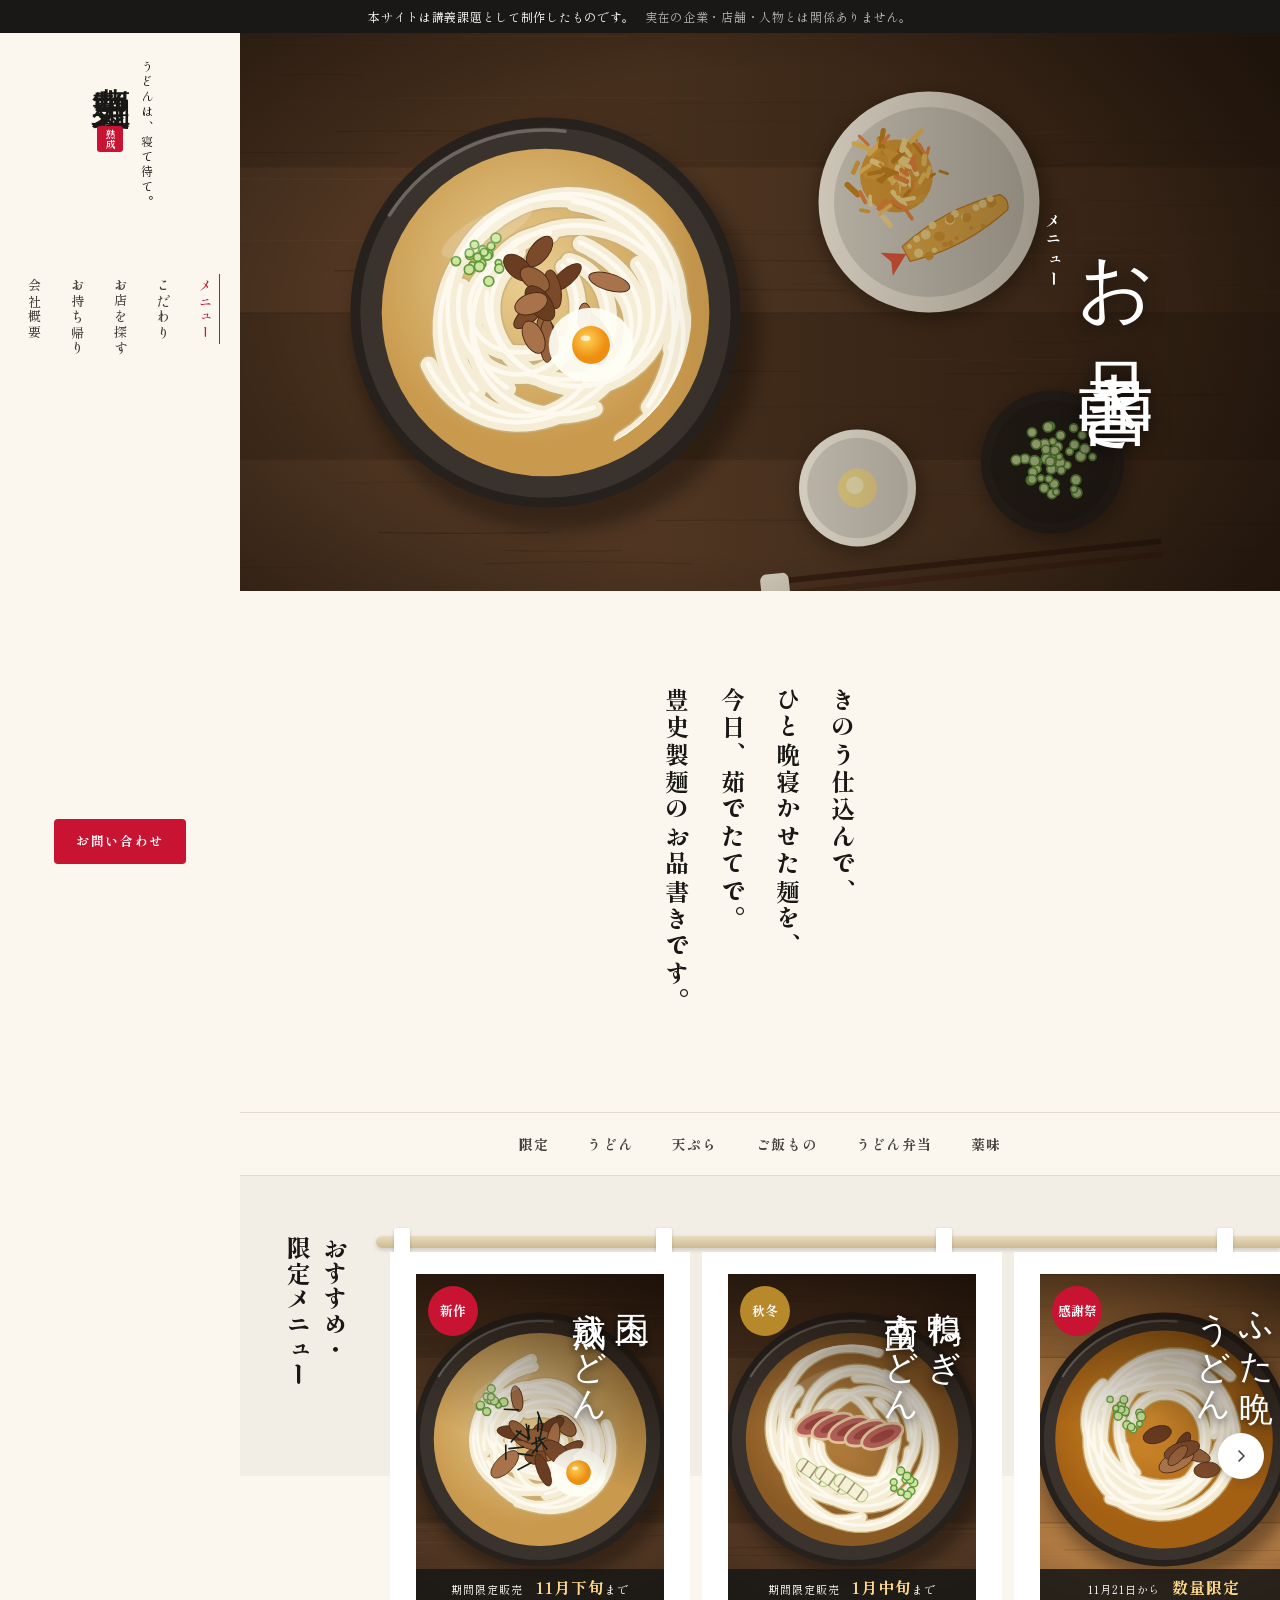
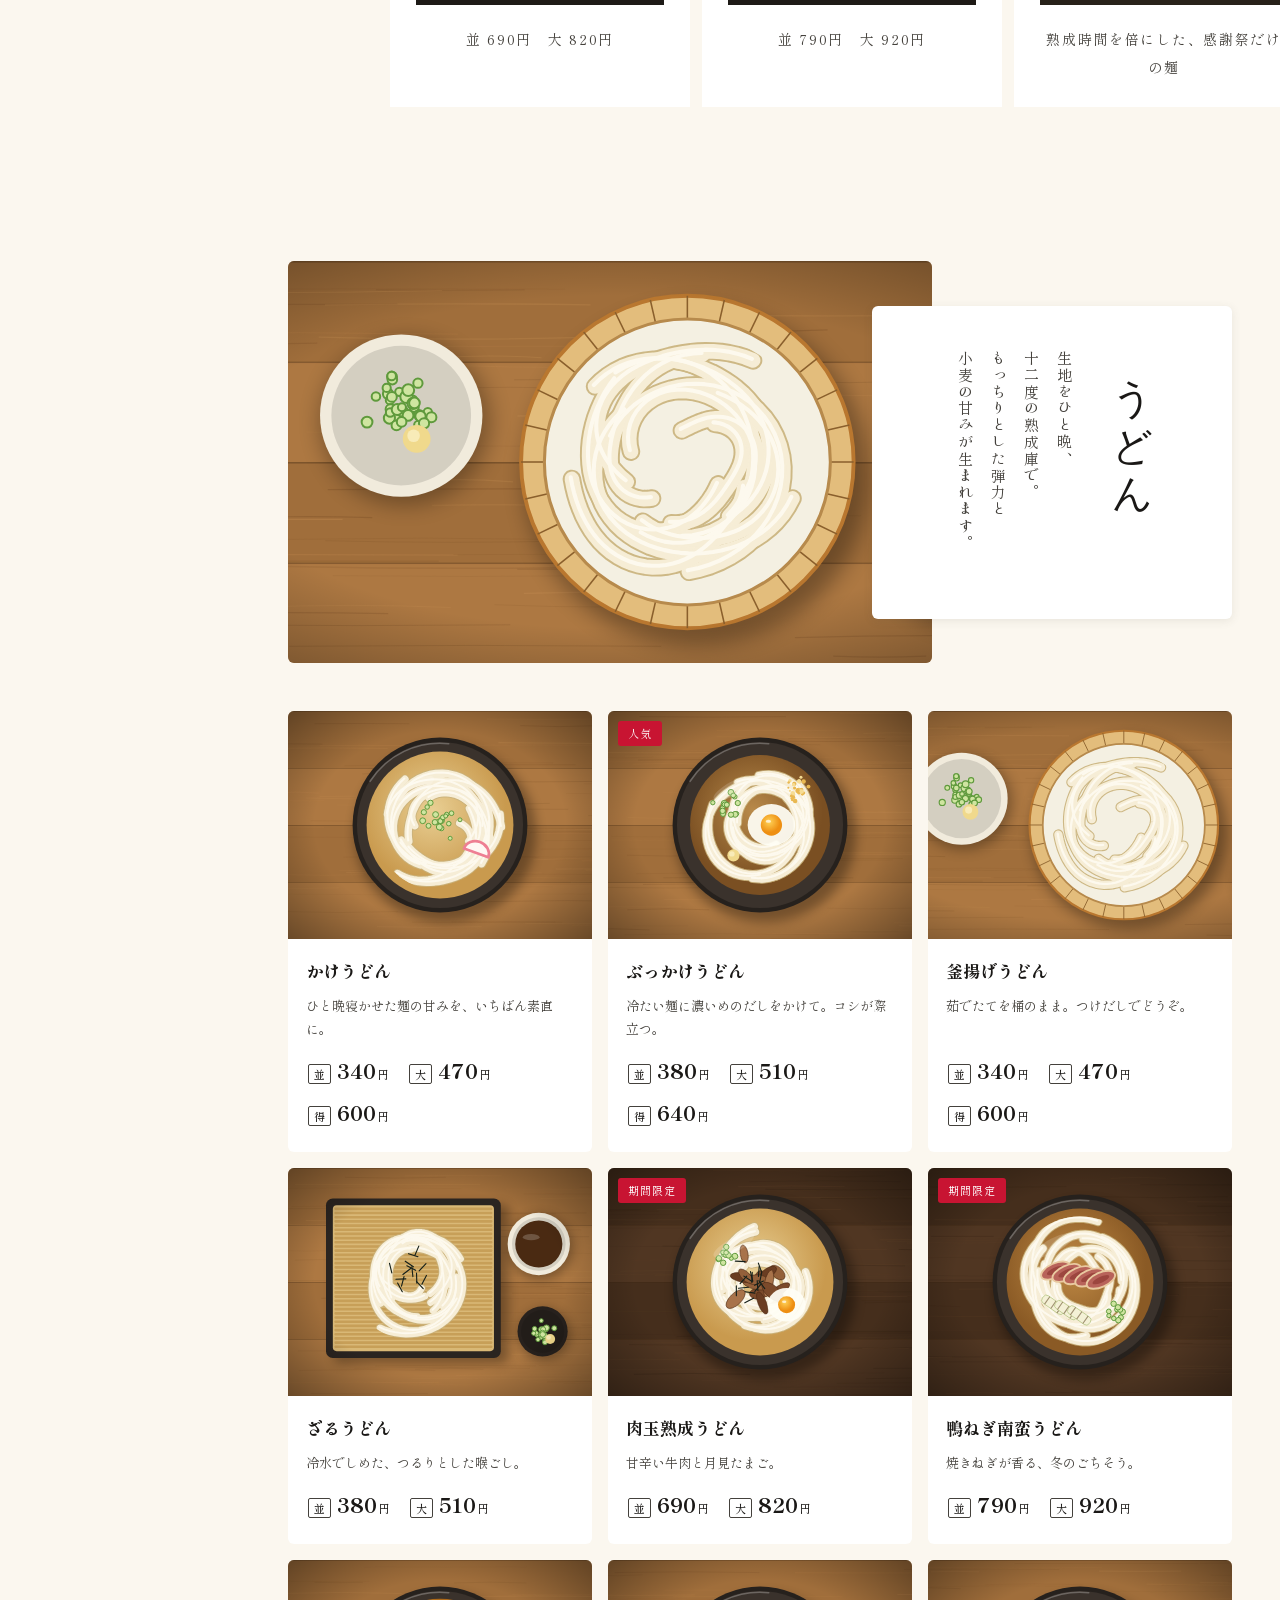
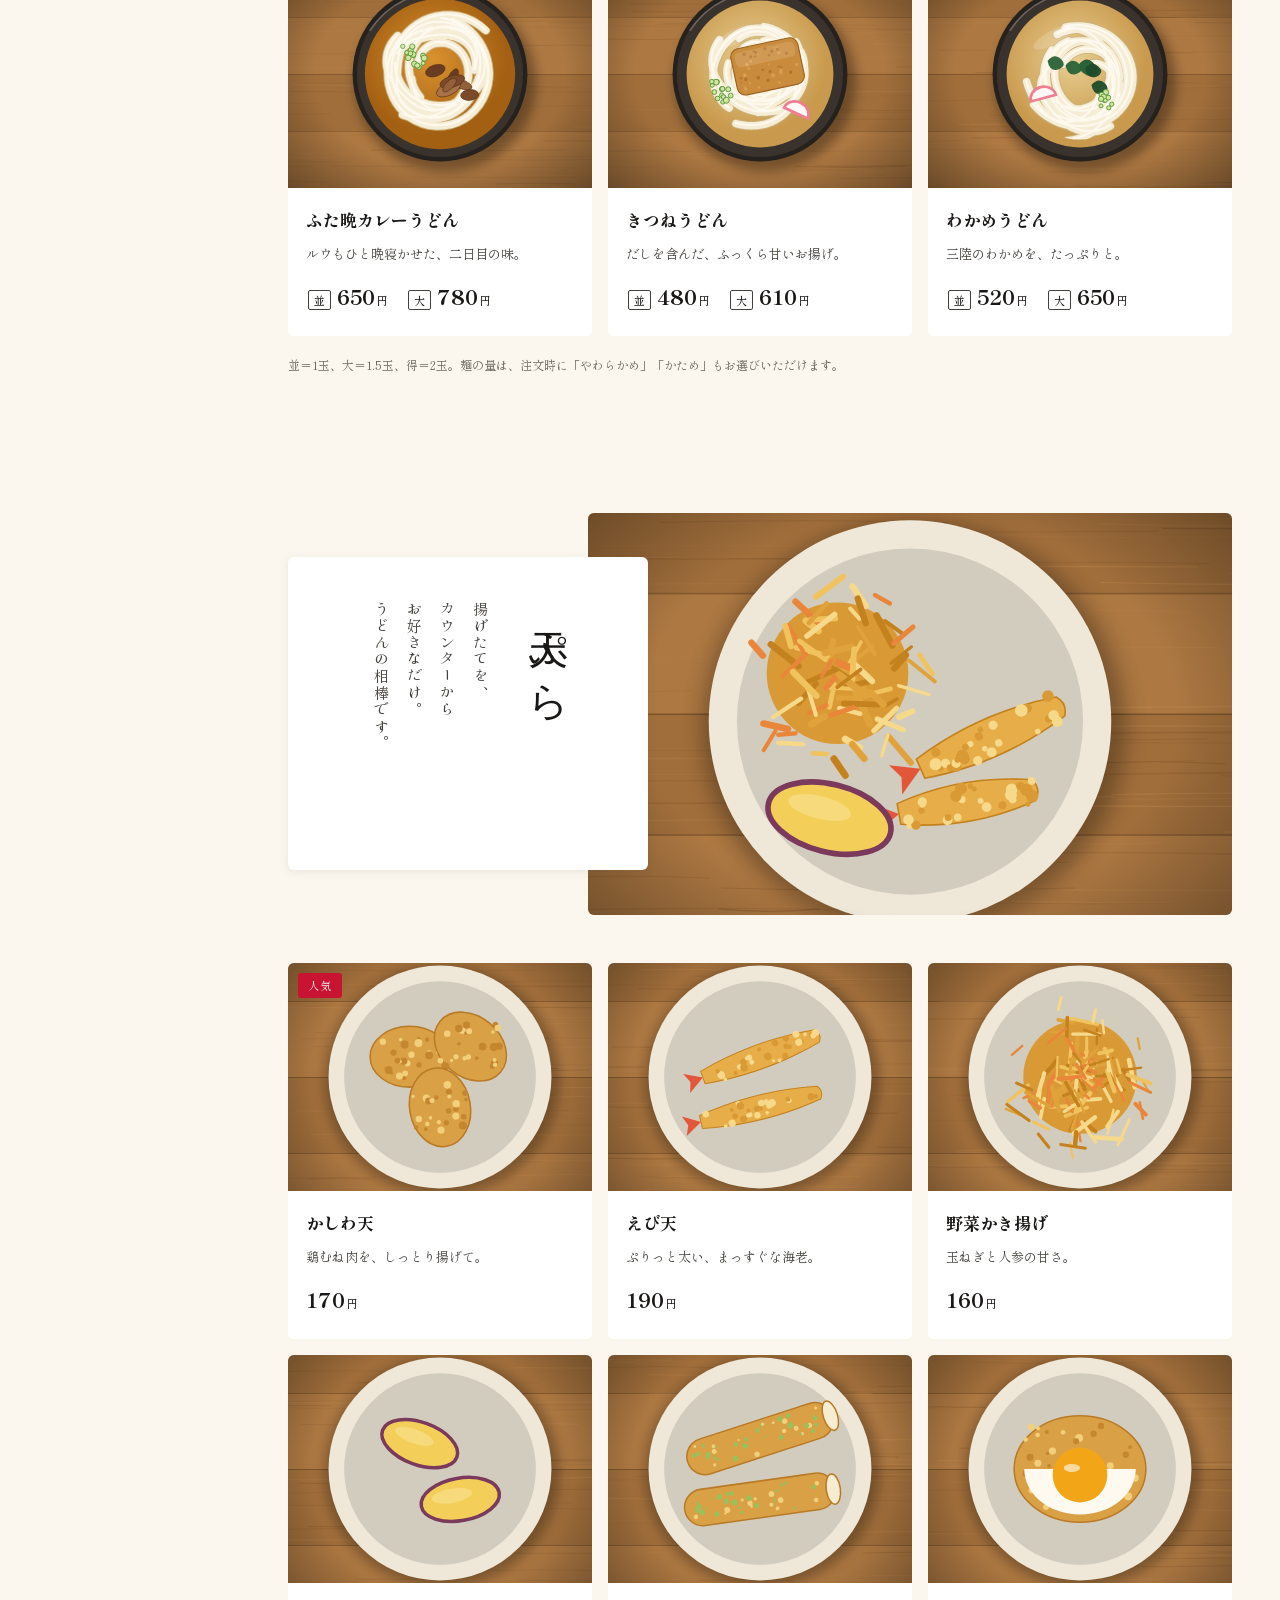
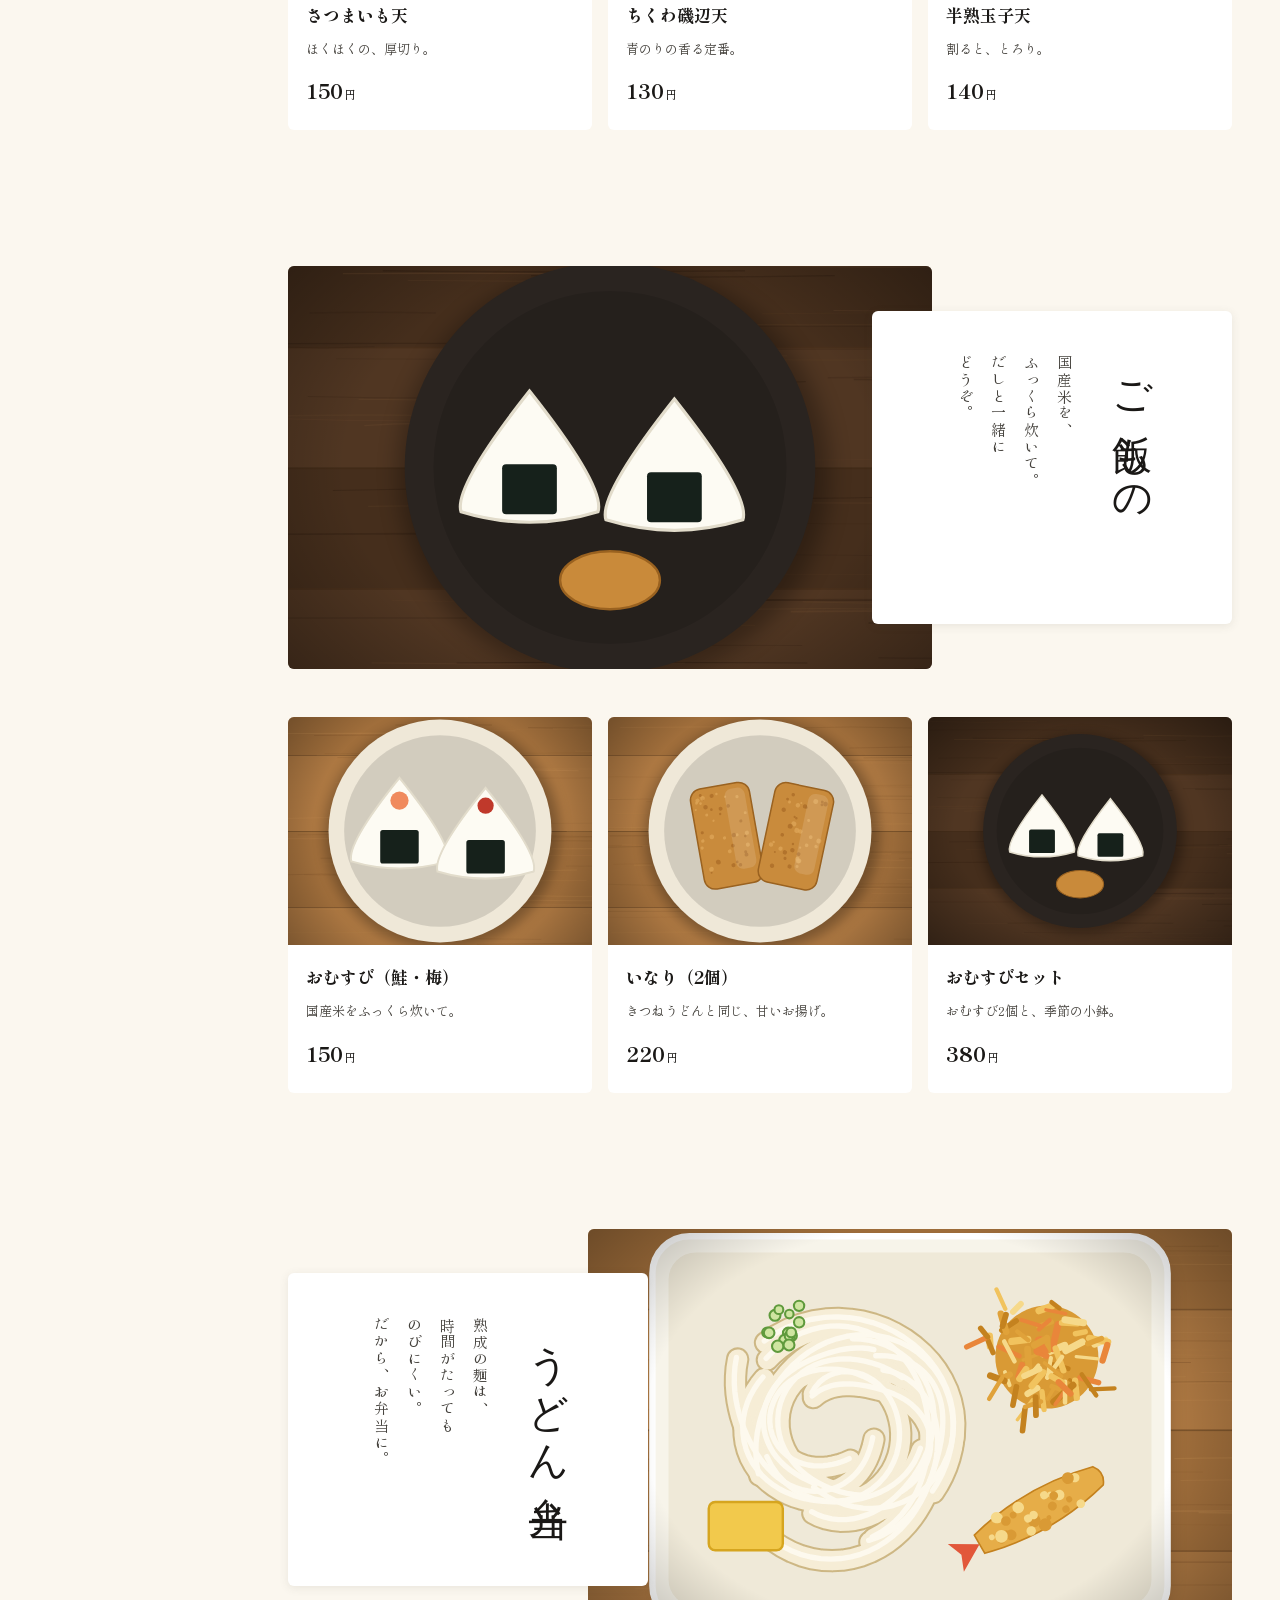
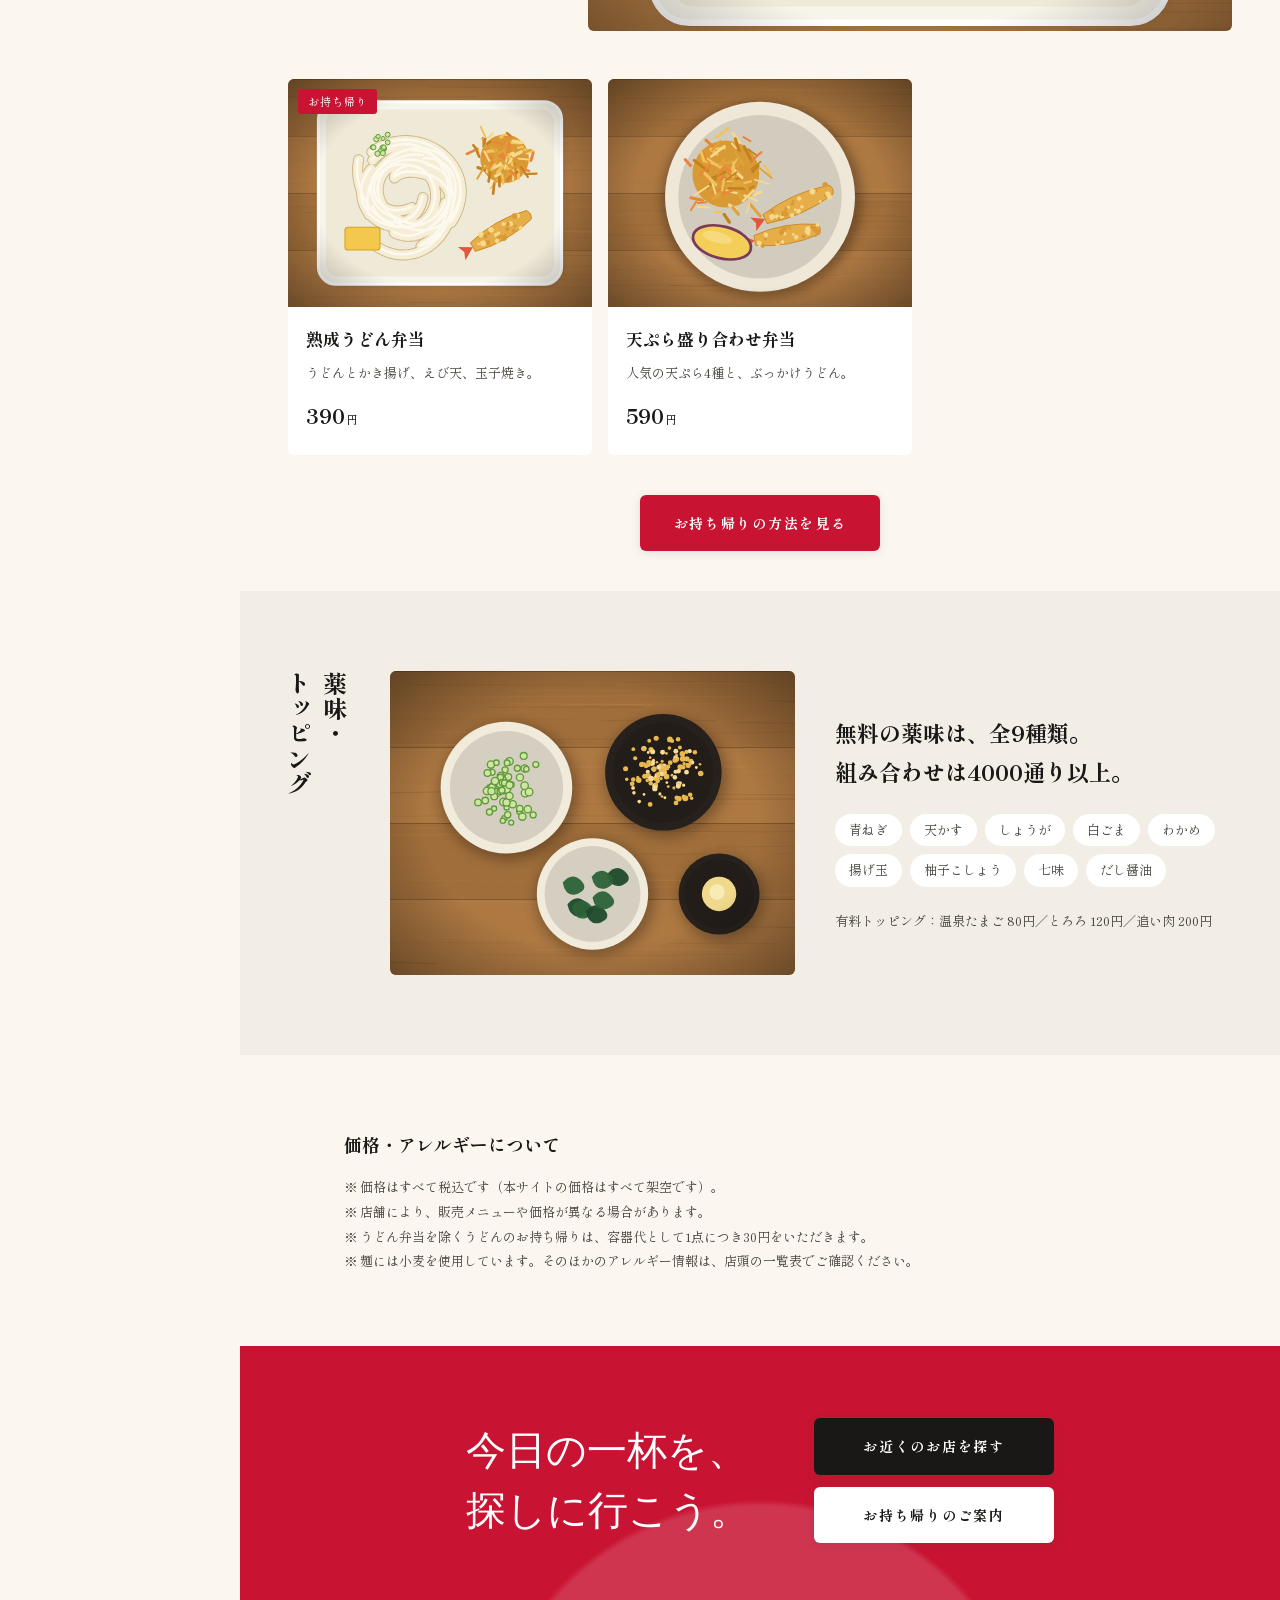
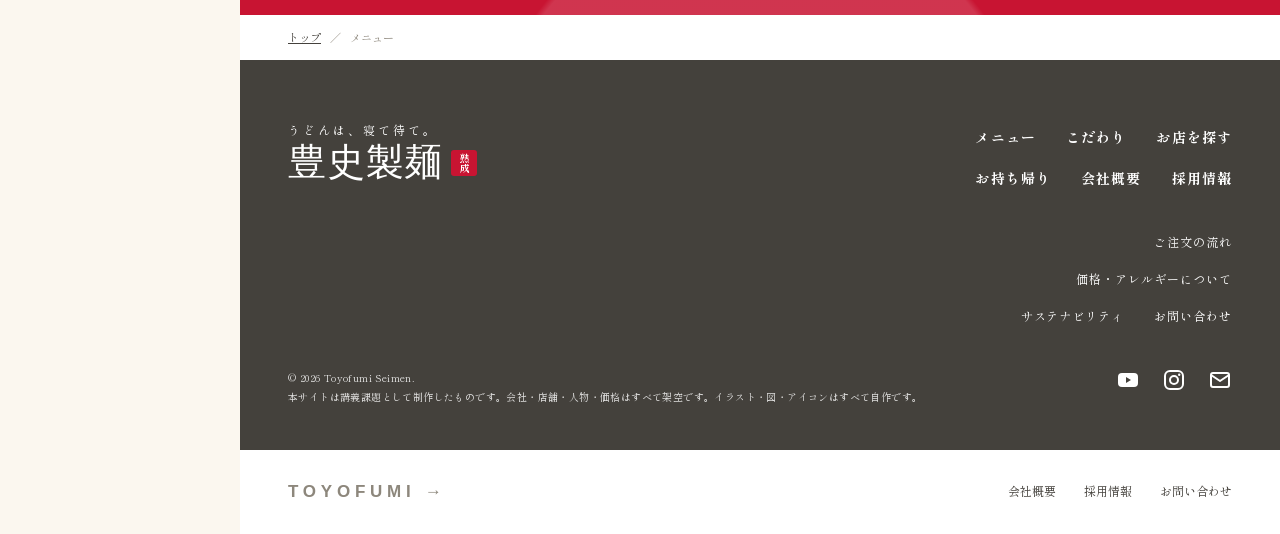
<file: menu.html>
<!DOCTYPE html>
<html lang="ja">
<head>
<meta charset="utf-8">
<meta name="viewport" content="width=device-width, initial-scale=1">
<title>【実習】メニュー｜豊史製麺</title>
<meta name="description" content="豊史製麺のメニュー。ひと晩寝かせた熟成うどん、天ぷら、ご飯もの、うどん弁当の価格と内容をご案内します。（本サイトは講義課題として制作した架空の企業サイトです）">
<link rel="icon" href="img/favicon.svg" type="image/svg+xml">
<link rel="preconnect" href="https://fonts.googleapis.com">
<link rel="preconnect" href="https://fonts.gstatic.com" crossorigin>
<link href="https://fonts.googleapis.com/css2?family=Shippori+Mincho+B1:wght@500;700;800&family=Shippori+Mincho:wght@400;500;700&family=Yuji+Syuku&display=swap" rel="stylesheet">
<link rel="stylesheet" href="css/style.css">
<script>document.documentElement.classList.add('js')</script>
</head>
<body class="page-menu">

<p class="practice">本サイトは講義課題として制作したものです。<span>実在の企業・店舗・人物とは関係ありません。</span></p>

<!-- ============ 共通ヘッダー（PC: 左の縦書きサイドバー / スマホ: 上部ロゴ + 下部タブ） ============ -->
<header class="site-header" id="header">
  <div class="logo">
    <a href="./" aria-label="豊史製麺 トップへ">
      <span class="logo__tagline">うどんは、寝て待て。</span>
      <span class="logo__name">豊史製麺</span>
      <span class="logo__seal" aria-hidden="true">熟成</span>
    </a>
  </div>
  <nav class="gnav" aria-label="メインメニュー">
    <ul>
      <li><a href="menu.html" aria-current="page"><svg class="ic"><use href="#ic-bowl"/></svg><span>メニュー</span></a></li>
      <li><a href="kodawari.html"><svg class="ic"><use href="#ic-craft"/></svg><span>こだわり</span></a></li>
      <li><a href="shop.html"><svg class="ic"><use href="#ic-shop"/></svg><span>お店を探す</span></a></li>
      <li><a href="shop.html#takeout"><svg class="ic"><use href="#ic-bag"/></svg><span>お持ち帰り</span></a></li>
      <li><a href="company.html"><svg class="ic"><use href="#ic-company"/></svg><span>会社概要</span></a></li>
    </ul>
  </nav>
  <a class="side-cta" href="company.html#contact">お問い合わせ</a>
  <button class="burger" type="button" aria-label="メニューを開く" aria-expanded="false" aria-controls="drawer"><span></span><span></span><span></span></button>
</header>

<div class="drawer" id="drawer" hidden>
  <ul>
    <li><a href="./">トップ</a></li>
    <li><a href="menu.html">メニュー</a></li>
    <li><a href="kodawari.html">熟成うどんのこだわり</a></li>
    <li><a href="shop.html">お店を探す・ご利用方法</a></li>
    <li><a href="shop.html#takeout">お持ち帰り</a></li>
    <li><a href="company.html">会社概要</a></li>
    <li><a href="company.html#recruit">採用情報</a></li>
  </ul>
  <a class="btn btn--red" href="company.html#contact">お問い合わせ</a>
</div>

<main>
<!-- ============ ページの見出し ============ -->
<section class="page-hero">
  <img class="page-hero__img" src="img/hero-menu.svg" alt="">
  <h1 class="page-hero__title">お品書き<small>メニュー</small></h1>
</section>

<p class="page-lead reveal">きのう仕込んで、<br>ひと晩寝かせた麺を、<br>今日、茹でたてで。<br>豊史製麺のお品書きです。</p>

<nav class="anchor-nav" aria-label="メニューの種類">
  <a href="#pickup">限定</a><a href="#udon">うどん</a><a href="#tempura">天ぷら</a><a href="#gohan">ご飯もの</a><a href="#bento">うどん弁当</a><a href="#yakumi">薬味</a>
</nav>

<!-- ============ 限定 ============ -->
<section class="sec sec--pickup" id="pickup">
  <h2 class="sec__title"><span>おすすめ・</span><span>限定メニュー</span></h2>
  <div class="sec__body">
    <div class="noren" aria-hidden="true"><i></i><i></i><i></i><i></i></div>
    <div class="slider" data-slider>
      <ul class="slider__track pickup-list">
        <li class="pickup reveal"><a href="#udon">
          <div class="poster"><img src="img/niku.svg" alt="" loading="lazy"><span class="poster__badge">新作</span><strong class="poster__name">肉玉<br>熟成うどん</strong><span class="poster__band">期間限定販売　<b>11月下旬</b>まで</span></div>
          <p>並 690円　大 820円</p></a></li>
        <li class="pickup reveal"><a href="#udon">
          <div class="poster"><img src="img/kamo.svg" alt="" loading="lazy"><span class="poster__badge poster__badge--gold">秋冬</span><strong class="poster__name">鴨ねぎ<br>南蛮うどん</strong><span class="poster__band">期間限定販売　<b>1月中旬</b>まで</span></div>
          <p>並 790円　大 920円</p></a></li>
        <li class="pickup reveal"><a href="#udon">
          <div class="poster"><img src="img/curry.svg" alt="" loading="lazy"><span class="poster__badge">感謝祭</span><strong class="poster__name">ふた晩<br>うどん</strong><span class="poster__band">11月21日から　<b>数量限定</b></span></div>
          <p>熟成時間を倍にした、感謝祭だけの麺</p></a></li>
        <li class="pickup reveal"><a href="#bento">
          <div class="poster"><img src="img/bento.svg" alt="" loading="lazy"><span class="poster__badge poster__badge--gold">持ち帰り</span><strong class="poster__name">熟成<br>うどん弁当</strong><span class="poster__band">お手頃　<b>390円</b>から</span></div>
          <p>熟成うどんを、いつでもどこでも</p></a></li>
      </ul>
      <button class="slider__btn slider__btn--prev" type="button" aria-label="前へ"><svg><use href="#ic-chev"/></svg></button>
      <button class="slider__btn slider__btn--next" type="button" aria-label="次へ"><svg><use href="#ic-chev"/></svg></button>
    </div>
  </div>
</section>

<!-- ============ うどん ============ -->
<section class="cat" id="udon">
  <div class="cat__head">
    <div class="cat__img reveal"><img src="img/kamaage.svg" alt="木桶に入った釜揚げうどんのイラスト" loading="lazy"></div>
    <div class="cat__card reveal">
      <h2 class="cat__title">うどん</h2>
      <p class="cat__text">生地をひと晩、<br>十二度の熟成庫で。<br>もっちりとした弾力と<br>小麦の甘みが生まれます。</p>
    </div>
  </div>
  <ul class="item-grid">
      <li class="item reveal">
        <div class="item__img"><img src="img/kake.svg" alt="かけうどんのイラスト" loading="lazy"></div>
        <h4 class="item__name">かけうどん</h4>
        <p class="item__note">ひと晩寝かせた麺の甘みを、いちばん素直に。</p>
        <p class="item__price"><span><small>並</small>340<small>円</small></span><span><small>大</small>470<small>円</small></span><span><small>得</small>600<small>円</small></span></p>
      </li>
      <li class="item reveal">
        <div class="item__img"><img src="img/bukkake.svg" alt="ぶっかけうどんのイラスト" loading="lazy"><span class="item__tag">人気</span></div>
        <h4 class="item__name">ぶっかけうどん</h4>
        <p class="item__note">冷たい麺に濃いめのだしをかけて。コシが際立つ。</p>
        <p class="item__price"><span><small>並</small>380<small>円</small></span><span><small>大</small>510<small>円</small></span><span><small>得</small>640<small>円</small></span></p>
      </li>
      <li class="item reveal">
        <div class="item__img"><img src="img/kamaage.svg" alt="釜揚げうどんのイラスト" loading="lazy"></div>
        <h4 class="item__name">釜揚げうどん</h4>
        <p class="item__note">茹でたてを桶のまま。つけだしでどうぞ。</p>
        <p class="item__price"><span><small>並</small>340<small>円</small></span><span><small>大</small>470<small>円</small></span><span><small>得</small>600<small>円</small></span></p>
      </li>
      <li class="item reveal">
        <div class="item__img"><img src="img/zaru.svg" alt="ざるうどんのイラスト" loading="lazy"></div>
        <h4 class="item__name">ざるうどん</h4>
        <p class="item__note">冷水でしめた、つるりとした喉ごし。</p>
        <p class="item__price"><span><small>並</small>380<small>円</small></span><span><small>大</small>510<small>円</small></span></p>
      </li>
      <li class="item reveal">
        <div class="item__img"><img src="img/niku.svg" alt="肉玉熟成うどんのイラスト" loading="lazy"><span class="item__tag">期間限定</span></div>
        <h4 class="item__name">肉玉熟成うどん</h4>
        <p class="item__note">甘辛い牛肉と月見たまご。</p>
        <p class="item__price"><span><small>並</small>690<small>円</small></span><span><small>大</small>820<small>円</small></span></p>
      </li>
      <li class="item reveal">
        <div class="item__img"><img src="img/kamo.svg" alt="鴨ねぎ南蛮うどんのイラスト" loading="lazy"><span class="item__tag">期間限定</span></div>
        <h4 class="item__name">鴨ねぎ南蛮うどん</h4>
        <p class="item__note">焼きねぎが香る、冬のごちそう。</p>
        <p class="item__price"><span><small>並</small>790<small>円</small></span><span><small>大</small>920<small>円</small></span></p>
      </li>
      <li class="item reveal">
        <div class="item__img"><img src="img/curry.svg" alt="ふた晩カレーうどんのイラスト" loading="lazy"></div>
        <h4 class="item__name">ふた晩カレーうどん</h4>
        <p class="item__note">ルウもひと晩寝かせた、二日目の味。</p>
        <p class="item__price"><span><small>並</small>650<small>円</small></span><span><small>大</small>780<small>円</small></span></p>
      </li>
      <li class="item reveal">
        <div class="item__img"><img src="img/kitsune.svg" alt="きつねうどんのイラスト" loading="lazy"></div>
        <h4 class="item__name">きつねうどん</h4>
        <p class="item__note">だしを含んだ、ふっくら甘いお揚げ。</p>
        <p class="item__price"><span><small>並</small>480<small>円</small></span><span><small>大</small>610<small>円</small></span></p>
      </li>
      <li class="item reveal">
        <div class="item__img"><img src="img/wakame.svg" alt="わかめうどんのイラスト" loading="lazy"></div>
        <h4 class="item__name">わかめうどん</h4>
        <p class="item__note">三陸のわかめを、たっぷりと。</p>
        <p class="item__price"><span><small>並</small>520<small>円</small></span><span><small>大</small>650<small>円</small></span></p>
      </li>
  </ul>
  <p class="size-note">並＝1玉、大＝1.5玉、得＝2玉。麺の量は、注文時に「やわらかめ」「かため」もお選びいただけます。</p>
</section>

<!-- ============ 天ぷら ============ -->
<section class="cat cat--rev" id="tempura">
  <div class="cat__head">
    <div class="cat__img reveal"><img src="img/tempura.svg" alt="天ぷら盛り合わせのイラスト" loading="lazy"></div>
    <div class="cat__card reveal">
      <h2 class="cat__title">天ぷら</h2>
      <p class="cat__text">揚げたてを、<br>カウンターから<br>お好きなだけ。<br>うどんの相棒です。</p>
    </div>
  </div>
  <ul class="item-grid item-grid--3">
      <li class="item reveal">
        <div class="item__img"><img src="img/ten-kashiwa.svg" alt="かしわ天のイラスト" loading="lazy"><span class="item__tag">人気</span></div>
        <h4 class="item__name">かしわ天</h4>
        <p class="item__note">鶏むね肉を、しっとり揚げて。</p>
        <p class="item__price"><span>170<small>円</small></span></p>
      </li>
      <li class="item reveal">
        <div class="item__img"><img src="img/ten-ebi.svg" alt="えび天のイラスト" loading="lazy"></div>
        <h4 class="item__name">えび天</h4>
        <p class="item__note">ぷりっと太い、まっすぐな海老。</p>
        <p class="item__price"><span>190<small>円</small></span></p>
      </li>
      <li class="item reveal">
        <div class="item__img"><img src="img/ten-kakiage.svg" alt="野菜かき揚げのイラスト" loading="lazy"></div>
        <h4 class="item__name">野菜かき揚げ</h4>
        <p class="item__note">玉ねぎと人参の甘さ。</p>
        <p class="item__price"><span>160<small>円</small></span></p>
      </li>
      <li class="item reveal">
        <div class="item__img"><img src="img/ten-imo.svg" alt="さつまいも天のイラスト" loading="lazy"></div>
        <h4 class="item__name">さつまいも天</h4>
        <p class="item__note">ほくほくの、厚切り。</p>
        <p class="item__price"><span>150<small>円</small></span></p>
      </li>
      <li class="item reveal">
        <div class="item__img"><img src="img/ten-chikuwa.svg" alt="ちくわ磯辺天のイラスト" loading="lazy"></div>
        <h4 class="item__name">ちくわ磯辺天</h4>
        <p class="item__note">青のりの香る定番。</p>
        <p class="item__price"><span>130<small>円</small></span></p>
      </li>
      <li class="item reveal">
        <div class="item__img"><img src="img/ten-tamago.svg" alt="半熟玉子天のイラスト" loading="lazy"></div>
        <h4 class="item__name">半熟玉子天</h4>
        <p class="item__note">割ると、とろり。</p>
        <p class="item__price"><span>140<small>円</small></span></p>
      </li>
  </ul>
</section>

<!-- ============ ご飯もの ============ -->
<section class="cat" id="gohan">
  <div class="cat__head">
    <div class="cat__img reveal"><img src="img/gohan.svg" alt="おむすびのイラスト" loading="lazy"></div>
    <div class="cat__card reveal">
      <h2 class="cat__title">ご飯もの</h2>
      <p class="cat__text">国産米を、<br>ふっくら炊いて。<br>だしと一緒に<br>どうぞ。</p>
    </div>
  </div>
  <ul class="item-grid item-grid--3">
      <li class="item reveal">
        <div class="item__img"><img src="img/onigiri.svg" alt="おむすび（鮭・梅）のイラスト" loading="lazy"></div>
        <h4 class="item__name">おむすび（鮭・梅）</h4>
        <p class="item__note">国産米をふっくら炊いて。</p>
        <p class="item__price"><span>150<small>円</small></span></p>
      </li>
      <li class="item reveal">
        <div class="item__img"><img src="img/inari.svg" alt="いなり（2個）のイラスト" loading="lazy"></div>
        <h4 class="item__name">いなり（2個）</h4>
        <p class="item__note">きつねうどんと同じ、甘いお揚げ。</p>
        <p class="item__price"><span>220<small>円</small></span></p>
      </li>
      <li class="item reveal">
        <div class="item__img"><img src="img/gohan.svg" alt="おむすびセットのイラスト" loading="lazy"></div>
        <h4 class="item__name">おむすびセット</h4>
        <p class="item__note">おむすび2個と、季節の小鉢。</p>
        <p class="item__price"><span>380<small>円</small></span></p>
      </li>
  </ul>
</section>

<!-- ============ うどん弁当 ============ -->
<section class="cat cat--rev" id="bento">
  <div class="cat__head">
    <div class="cat__img reveal"><img src="img/bento.svg" alt="うどん弁当のイラスト" loading="lazy"></div>
    <div class="cat__card reveal">
      <h2 class="cat__title">うどん弁当</h2>
      <p class="cat__text">熟成の麺は、<br>時間がたっても<br>のびにくい。<br>だから、お弁当に。</p>
    </div>
  </div>
  <ul class="item-grid item-grid--3">
      <li class="item reveal">
        <div class="item__img"><img src="img/bento.svg" alt="熟成うどん弁当のイラスト" loading="lazy"><span class="item__tag">お持ち帰り</span></div>
        <h4 class="item__name">熟成うどん弁当</h4>
        <p class="item__note">うどんとかき揚げ、えび天、玉子焼き。</p>
        <p class="item__price"><span>390<small>円</small></span></p>
      </li>
      <li class="item reveal">
        <div class="item__img"><img src="img/tempura.svg" alt="天ぷら盛り合わせ弁当のイラスト" loading="lazy"></div>
        <h4 class="item__name">天ぷら盛り合わせ弁当</h4>
        <p class="item__note">人気の天ぷら4種と、ぶっかけうどん。</p>
        <p class="item__price"><span>590<small>円</small></span></p>
      </li>
  </ul>
  <p class="center"><a class="btn btn--red" href="shop.html#takeout">お持ち帰りの方法を見る</a></p>
</section>

<!-- ============ 薬味 ============ -->
<section class="sec sec--tint" id="yakumi">
  <h2 class="sec__title"><span>薬味・</span><span>トッピング</span></h2>
  <div class="sec__body">
    <div class="yakumi">
      <img class="yakumi__img reveal" src="img/yakumi.svg" alt="ねぎ、天かす、わかめ、しょうがの小皿のイラスト" loading="lazy">
      <div class="yakumi__body reveal">
        <p class="yakumi__lead">無料の薬味は、全9種類。<br>組み合わせは4000通り以上。</p>
        <ul class="yakumi__list">
          <li>青ねぎ</li><li>天かす</li><li>しょうが</li><li>白ごま</li><li>わかめ</li><li>揚げ玉</li><li>柚子こしょう</li><li>七味</li><li>だし醤油</li>
        </ul>
        <p class="yakumi__note">有料トッピング：温泉たまご 80円／とろろ 120円／追い肉 200円</p>
      </div>
    </div>
  </div>
</section>

<!-- ============ ご注意 ============ -->
<section class="notes" id="notes">
  <h2>価格・アレルギーについて</h2>
  <ul>
    <li>価格はすべて税込です（本サイトの価格はすべて架空です）。</li>
    <li>店舗により、販売メニューや価格が異なる場合があります。</li>
    <li>うどん弁当を除くうどんのお持ち帰りは、容器代として1点につき30円をいただきます。</li>
    <li>麺には小麦を使用しています。そのほかのアレルギー情報は、店頭の一覧表でご確認ください。</li>
  </ul>
</section>


<!-- ============ 共通 CTA ============ -->
<section class="cta-band">
  <p class="cta-band__copy">今日の一杯を、<br>探しに行こう。</p>
  <div class="cta-band__btns">
    <a class="btn btn--red" href="shop.html#stores">お近くのお店を探す</a>
    <a class="btn btn--white" href="shop.html#takeout">お持ち帰りのご案内</a>
  </div>
</section>
</main>

<nav class="breadcrumb" aria-label="パンくずリスト"><a href="./">トップ</a><span aria-hidden="true">／</span><span aria-current="page">メニュー</span></nav>

<!-- ============ フッター ============ -->
<footer class="footer">
  <div class="footer__main">
    <div class="logo logo--footer">
      <span class="logo__tagline">うどんは、寝て待て。</span>
      <span class="logo__name">豊史製麺</span>
      <span class="logo__seal" aria-hidden="true">熟成</span>
    </div>
    <div class="footer__nav">
      <ul class="footer__links">
        <li><a href="menu.html">メニュー</a></li><li><a href="kodawari.html">こだわり</a></li>
        <li><a href="shop.html">お店を探す</a></li><li><a href="shop.html#takeout">お持ち帰り</a></li>
        <li><a href="company.html">会社概要</a></li><li><a href="company.html#recruit">採用情報</a></li>
      </ul>
      <ul class="footer__links footer__links--sub">
        <li><a href="shop.html#howto">ご注文の流れ</a></li><li><a href="menu.html#notes">価格・アレルギーについて</a></li><li><a href="company.html#sustainability">サステナビリティ</a></li><li><a href="company.html#contact">お問い合わせ</a></li>
      </ul>
    </div>
    <p class="footer__copy">© 2026 Toyofumi Seimen.<br>本サイトは講義課題として制作したものです。会社・店舗・人物・価格はすべて架空です。イラスト・図・アイコンはすべて自作です。</p>
    <ul class="footer__sns" aria-label="SNS（課題用のためリンクはありません）">
      <li><span aria-label="動画チャンネル"><svg><use href="#ic-play"/></svg></span></li>
      <li><span aria-label="写真"><svg><use href="#ic-camera"/></svg></span></li>
      <li><a href="company.html#contact" aria-label="メールでお問い合わせ"><svg><use href="#ic-mail"/></svg></a></li>
    </ul>
  </div>
  <div class="footer__corp">
    <span class="footer__corp-name">TOYOFUMI →</span>
    <ul><li><a href="company.html">会社概要</a></li><li><a href="company.html#recruit">採用情報</a></li><li><a href="company.html#contact">お問い合わせ</a></li></ul>
  </div>
</footer>

<!-- アイコン（すべて自作の線画） -->
<svg width="0" height="0" style="position:absolute" aria-hidden="true">
  <defs>
    <symbol id="ic-bowl" viewBox="0 0 28 28"><g fill="none" stroke="currentColor" stroke-width="1.4" stroke-linecap="round" stroke-linejoin="round"><ellipse cx="14" cy="11" rx="10" ry="6"/><path d="M4 11v3c0 4 4.5 8 10 8s10-4 10-8v-3M9 10c2-2 4 2 6 0s3 1 4 0M10 13c2-1 5 1 8 0"/></g></symbol>
    <symbol id="ic-craft" viewBox="0 0 28 28"><g fill="none" stroke="currentColor" stroke-width="1.4" stroke-linecap="round" stroke-linejoin="round"><path d="M9 4h10v5H9zM10 9v3a4 4 0 0 0 8 0V9M4 25c1-5 5-8 10-8s9 3 10 8M14 17l-4 7M14 17l4 7"/></g></symbol>
    <symbol id="ic-shop" viewBox="0 0 28 28"><g fill="none" stroke="currentColor" stroke-width="1.4" stroke-linecap="round" stroke-linejoin="round"><path d="M3 6h22M5 6v17h18V6M9 6v7M14 6v9M19 6v7M10 23v-5h8v5"/></g></symbol>
    <symbol id="ic-bag" viewBox="0 0 28 28"><g fill="none" stroke="currentColor" stroke-width="1.4" stroke-linecap="round" stroke-linejoin="round"><path d="M6 10h16l1 14H5zM10 10V8a4 4 0 0 1 8 0v2"/></g></symbol>
    <symbol id="ic-company" viewBox="0 0 28 28"><g fill="none" stroke="currentColor" stroke-width="1.4" stroke-linecap="round" stroke-linejoin="round"><path d="M4 24h20M6 24V9l8-5 8 5v15M11 24v-6h6v6M10 12h2M16 12h2"/></g></symbol>
    <symbol id="ic-person" viewBox="0 0 120 120"><g fill="none" stroke="currentColor" stroke-width="3" stroke-linecap="round" stroke-linejoin="round"><path d="M42 34h36v16H42zM46 34c-8-14 28-22 28 0"/><circle cx="60" cy="62" r="12"/><path d="M22 112c4-22 18-32 38-32s34 10 38 32M60 80l-14 30M60 80l14 30"/></g></symbol>
    <symbol id="ic-chev" viewBox="0 0 16 16"><path d="M6 3l5 5-5 5" fill="none" stroke="currentColor" stroke-width="1.6" stroke-linecap="round" stroke-linejoin="round"/></symbol>
    <symbol id="ic-chev-circle" viewBox="0 0 20 20"><g fill="none" stroke="currentColor" stroke-width="1.2" stroke-linecap="round" stroke-linejoin="round"><circle cx="10" cy="10" r="8.5"/><path d="M8.5 6.5L12 10l-3.5 3.5"/></g></symbol>
    <symbol id="ic-ext" viewBox="0 0 16 16"><path d="M5 11l6-6M6 5h5v5" fill="none" stroke="currentColor" stroke-width="1.5" stroke-linecap="round" stroke-linejoin="round"/></symbol>
    <symbol id="ic-play" viewBox="0 0 24 24"><rect x="2" y="5" width="20" height="14" rx="4" fill="currentColor"/><path d="M10 9l5 3-5 3z" fill="#44413c"/></symbol>
    <symbol id="ic-camera" viewBox="0 0 24 24"><g fill="none" stroke="currentColor" stroke-width="2"><rect x="3" y="3" width="18" height="18" rx="5"/><circle cx="12" cy="12" r="4"/></g><circle cx="17.2" cy="6.8" r="1.2" fill="currentColor"/></symbol>
    <symbol id="ic-mail" viewBox="0 0 24 24"><g fill="none" stroke="currentColor" stroke-width="2" stroke-linejoin="round"><rect x="3" y="5" width="18" height="14" rx="2"/><path d="M3 7l9 6 9-6"/></g></symbol>
  </defs>
</svg>

<script src="js/main.js" defer></script>
</body>
</html>
</file>
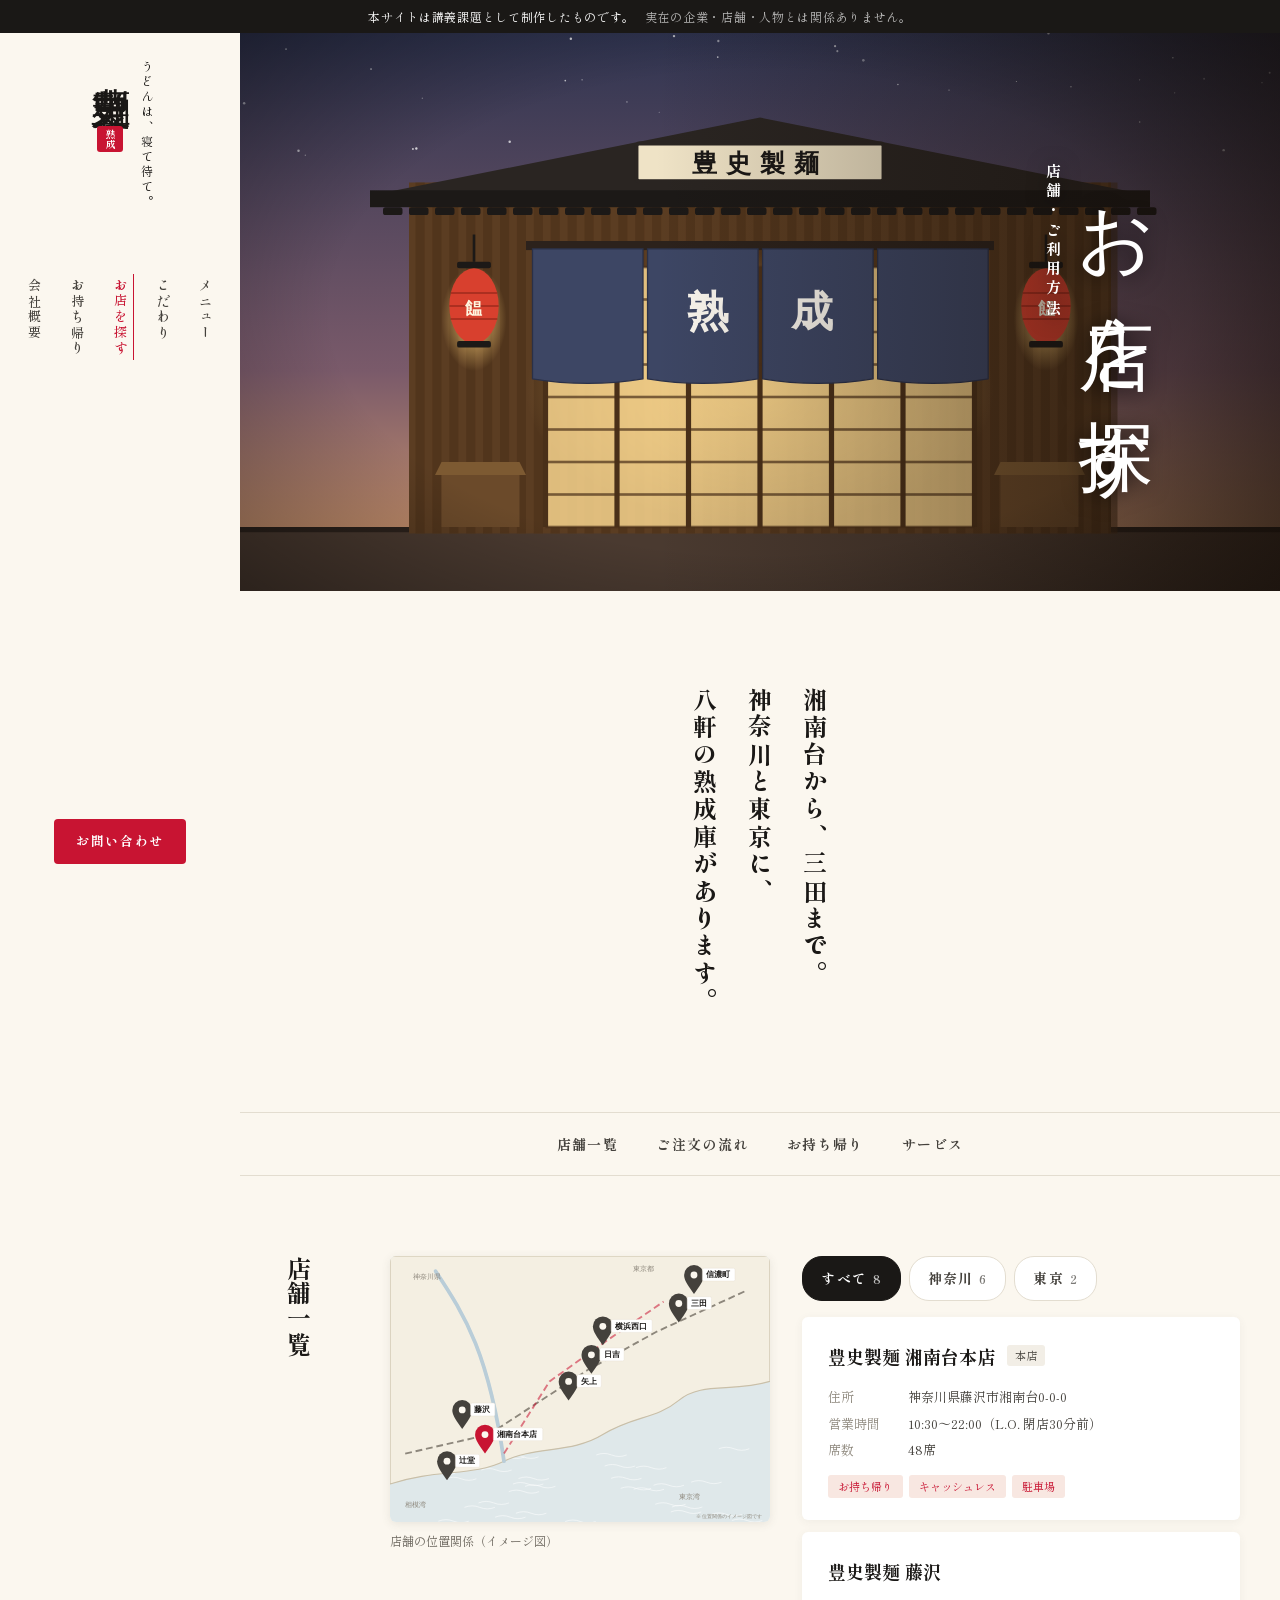
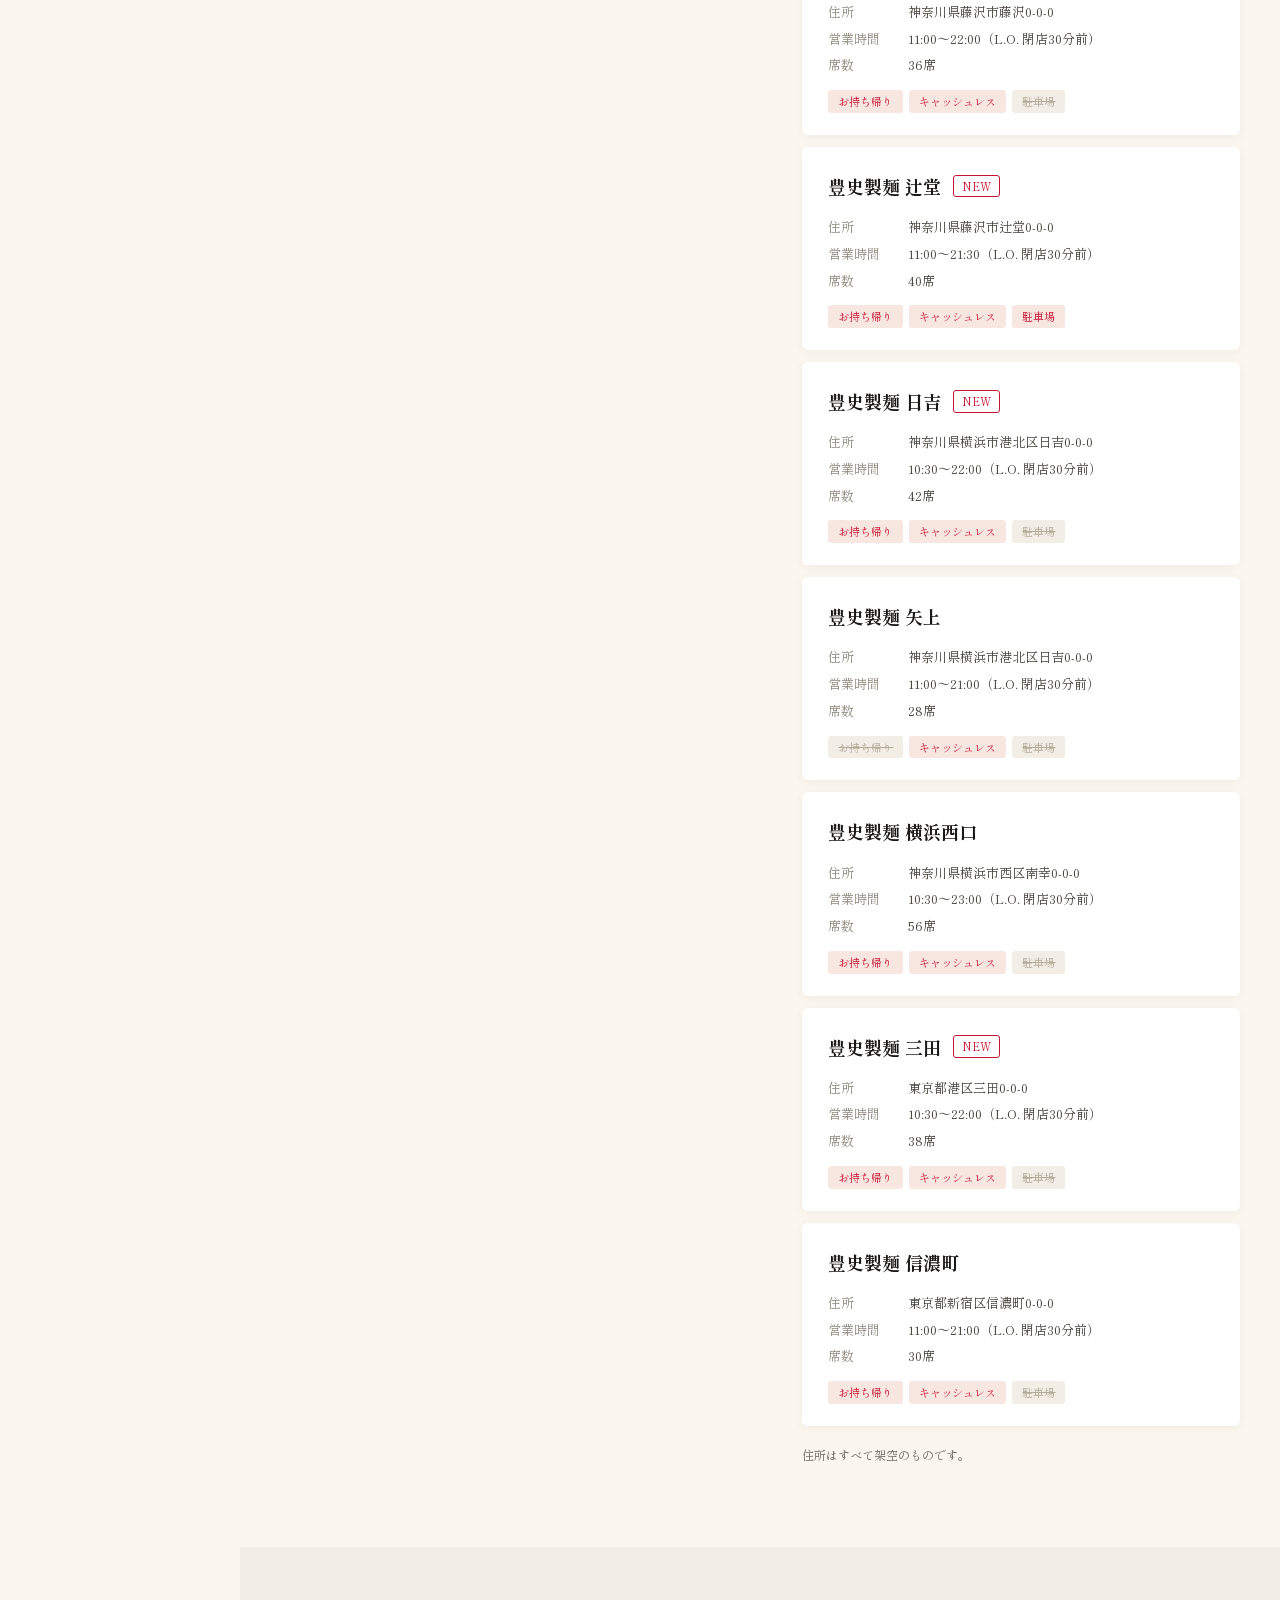
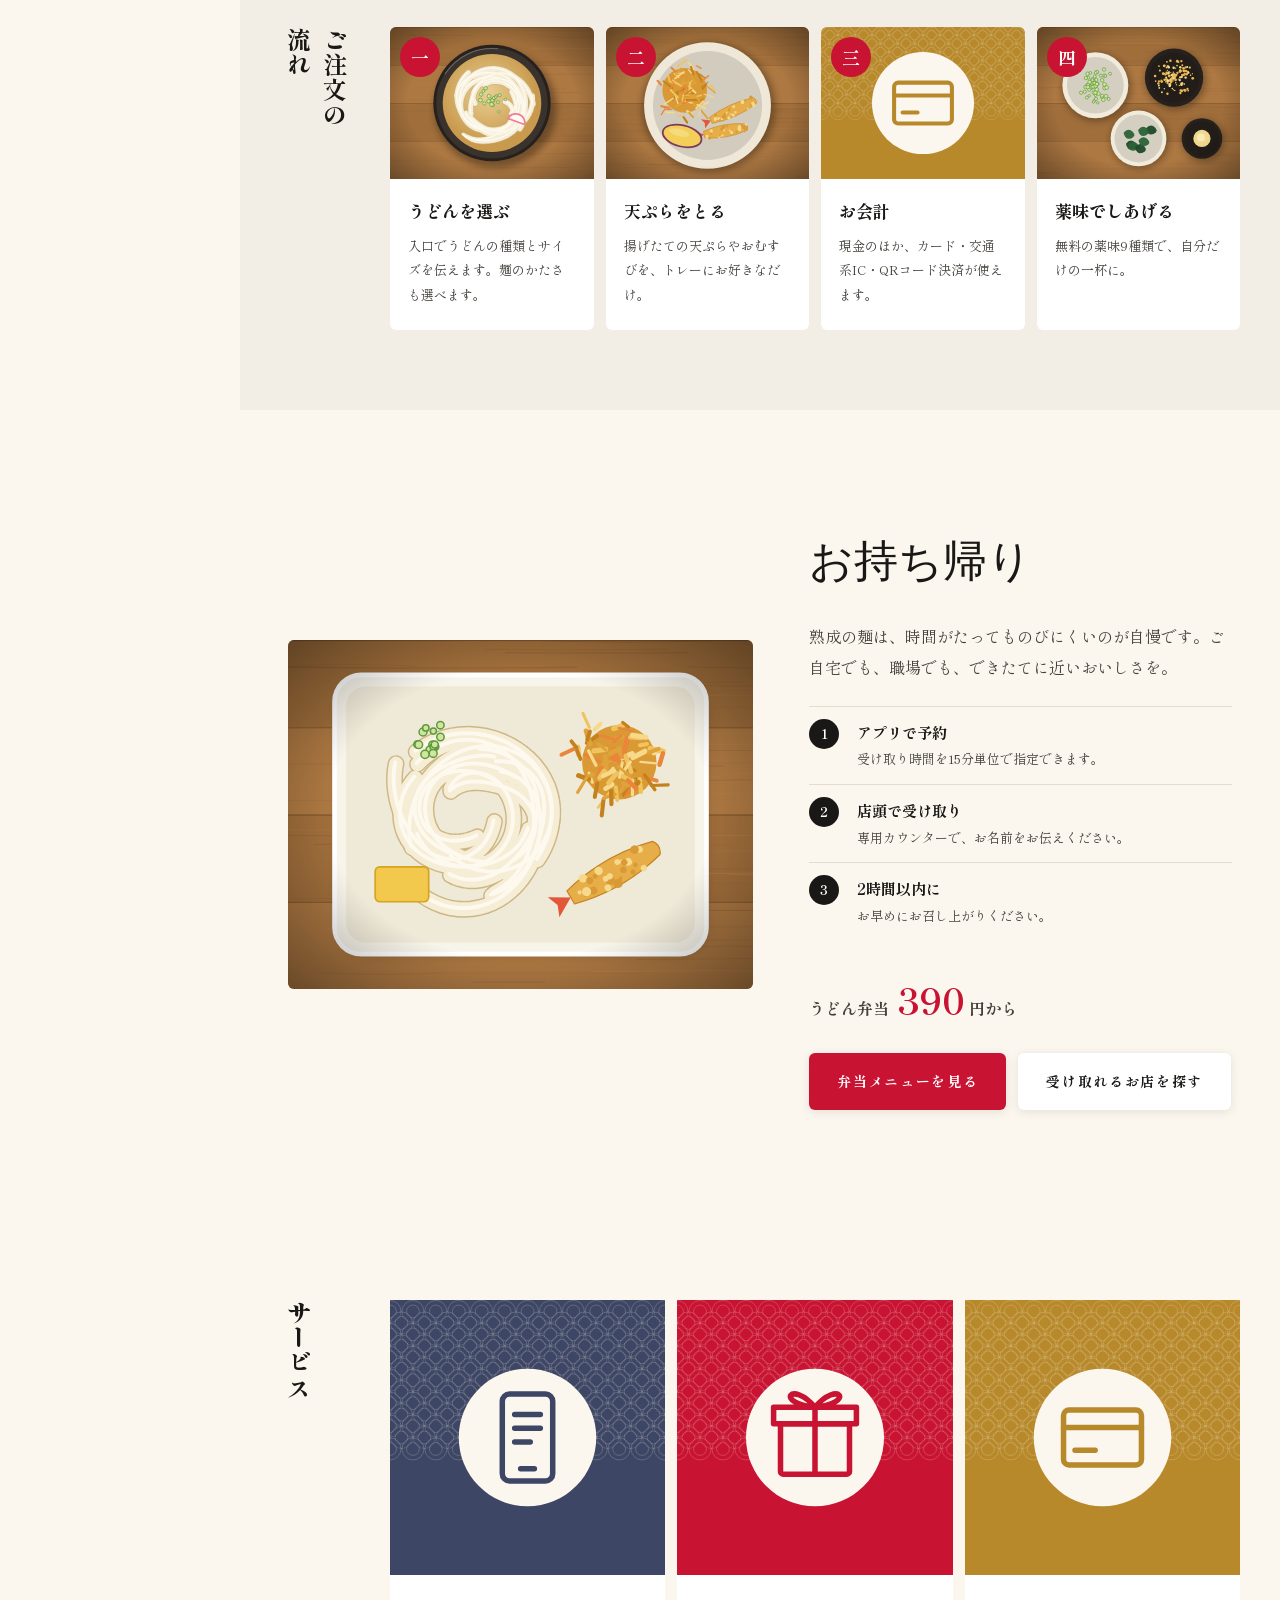
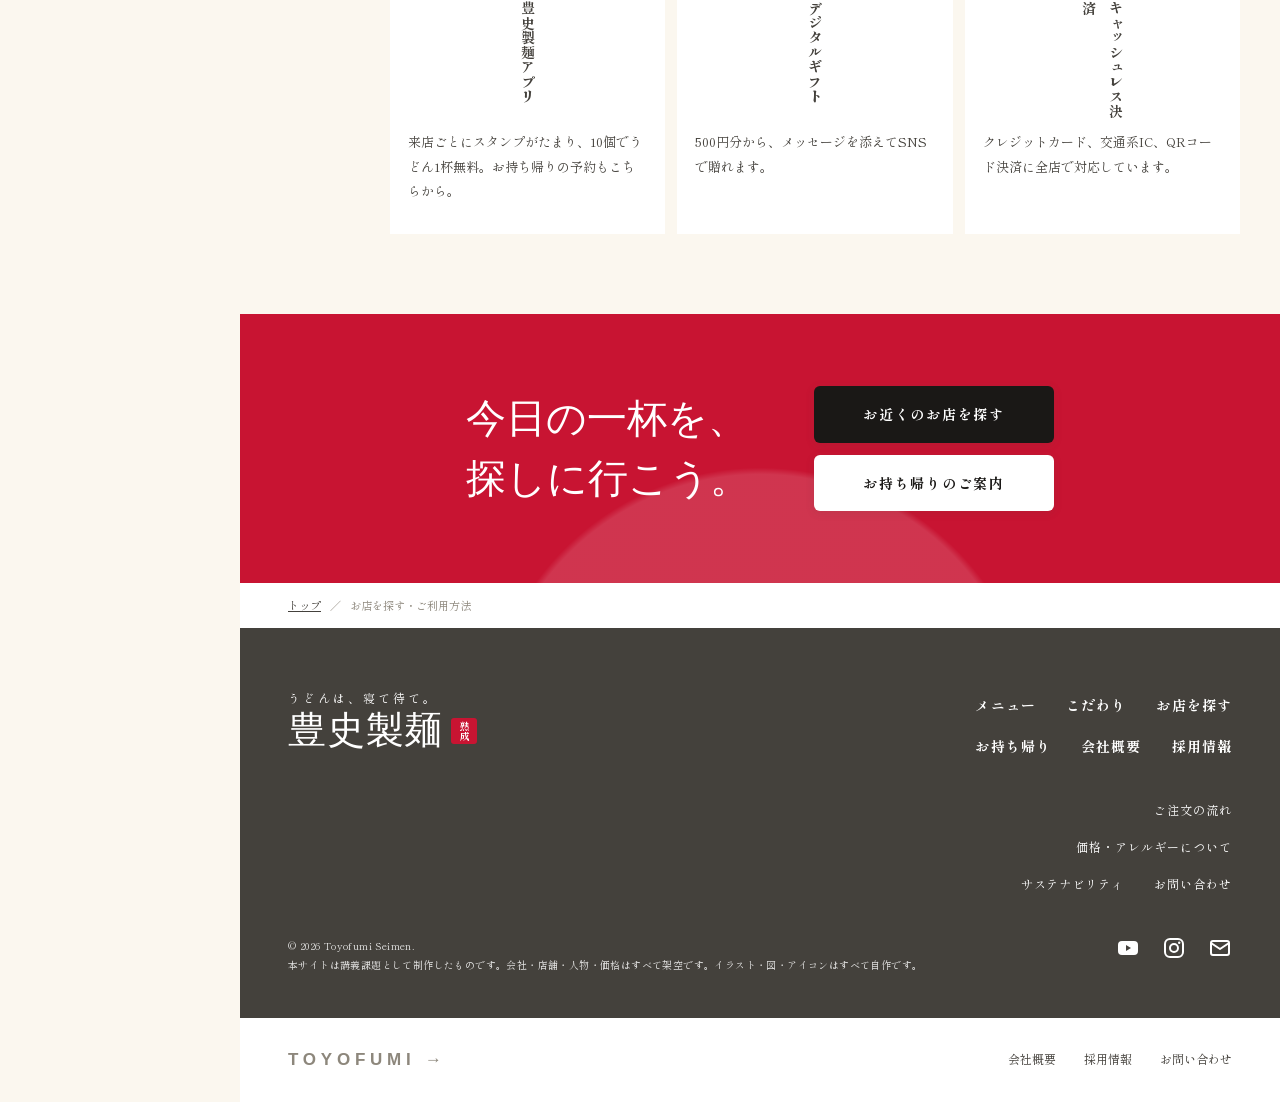
<file: shop.html>
<!DOCTYPE html>
<html lang="ja">
<head>
<meta charset="utf-8">
<meta name="viewport" content="width=device-width, initial-scale=1">
<title>【実習】お店を探す・ご利用方法｜豊史製麺</title>
<meta name="description" content="豊史製麺の店舗一覧、ご注文の流れ、お持ち帰り、アプリやキャッシュレス決済のご案内。（本サイトは講義課題として制作した架空の企業サイトです）">
<link rel="icon" href="img/favicon.svg" type="image/svg+xml">
<link rel="preconnect" href="https://fonts.googleapis.com">
<link rel="preconnect" href="https://fonts.gstatic.com" crossorigin>
<link href="https://fonts.googleapis.com/css2?family=Shippori+Mincho+B1:wght@500;700;800&family=Shippori+Mincho:wght@400;500;700&family=Yuji+Syuku&display=swap" rel="stylesheet">
<link rel="stylesheet" href="css/style.css">
<script>document.documentElement.classList.add('js')</script>
</head>
<body class="page-shop">

<p class="practice">本サイトは講義課題として制作したものです。<span>実在の企業・店舗・人物とは関係ありません。</span></p>

<!-- ============ 共通ヘッダー（PC: 左の縦書きサイドバー / スマホ: 上部ロゴ + 下部タブ） ============ -->
<header class="site-header" id="header">
  <div class="logo">
    <a href="./" aria-label="豊史製麺 トップへ">
      <span class="logo__tagline">うどんは、寝て待て。</span>
      <span class="logo__name">豊史製麺</span>
      <span class="logo__seal" aria-hidden="true">熟成</span>
    </a>
  </div>
  <nav class="gnav" aria-label="メインメニュー">
    <ul>
      <li><a href="menu.html"><svg class="ic"><use href="#ic-bowl"/></svg><span>メニュー</span></a></li>
      <li><a href="kodawari.html"><svg class="ic"><use href="#ic-craft"/></svg><span>こだわり</span></a></li>
      <li><a href="shop.html" aria-current="page"><svg class="ic"><use href="#ic-shop"/></svg><span>お店を探す</span></a></li>
      <li><a href="shop.html#takeout"><svg class="ic"><use href="#ic-bag"/></svg><span>お持ち帰り</span></a></li>
      <li><a href="company.html"><svg class="ic"><use href="#ic-company"/></svg><span>会社概要</span></a></li>
    </ul>
  </nav>
  <a class="side-cta" href="company.html#contact">お問い合わせ</a>
  <button class="burger" type="button" aria-label="メニューを開く" aria-expanded="false" aria-controls="drawer"><span></span><span></span><span></span></button>
</header>

<div class="drawer" id="drawer" hidden>
  <ul>
    <li><a href="./">トップ</a></li>
    <li><a href="menu.html">メニュー</a></li>
    <li><a href="kodawari.html">熟成うどんのこだわり</a></li>
    <li><a href="shop.html">お店を探す・ご利用方法</a></li>
    <li><a href="shop.html#takeout">お持ち帰り</a></li>
    <li><a href="company.html">会社概要</a></li>
    <li><a href="company.html#recruit">採用情報</a></li>
  </ul>
  <a class="btn btn--red" href="company.html#contact">お問い合わせ</a>
</div>

<main>
<section class="page-hero">
  <img class="page-hero__img" src="img/storefront.svg" alt="">
  <h1 class="page-hero__title">お店を探す<small>店舗・ご利用方法</small></h1>
</section>

<p class="page-lead reveal">湘南台から、三田まで。<br>神奈川と東京に、<br>八軒の熟成庫があります。</p>

<nav class="anchor-nav" aria-label="このページの内容">
  <a href="#stores">店舗一覧</a><a href="#howto">ご注文の流れ</a><a href="#takeout">お持ち帰り</a><a href="#service">サービス</a>
</nav>

<!-- ============ 店舗一覧 ============ -->
<section class="sec" id="stores">
  <h2 class="sec__title"><span>店舗一覧</span></h2>
  <div class="sec__body">
    <div class="stores">
      <figure class="stores__map reveal"><img src="img/map.svg" alt="店舗の位置関係のイメージ図。湘南台本店・藤沢・辻堂・矢上・日吉・横浜西口・三田・信濃町" loading="lazy"><figcaption>店舗の位置関係（イメージ図）</figcaption></figure>
      <div>
        <div class="filter" role="group" aria-label="エリアで絞り込む">
          <button type="button" class="is-on" data-filter="all" aria-pressed="true">すべて<small>8</small></button>
          <button type="button" data-filter="kanagawa" aria-pressed="false">神奈川<small>6</small></button>
          <button type="button" data-filter="tokyo" aria-pressed="false">東京<small>2</small></button>
        </div>
        <ul class="shop-list">
      <li class="shop reveal" data-area="kanagawa">
        <div class="shop__head"><h3>豊史製麺 湘南台本店</h3><span class="tag tag--fill">本店</span></div>
        <dl>
          <dt>住所</dt><dd>神奈川県藤沢市湘南台0-0-0</dd>
          <dt>営業時間</dt><dd>10:30〜22:00（L.O. 閉店30分前）</dd>
          <dt>席数</dt><dd>48席</dd>
        </dl>
        <ul class="shop__icons">
          <li class="on">お持ち帰り</li><li class="on">キャッシュレス</li><li class="on">駐車場</li>
        </ul>
      </li>
      <li class="shop reveal" data-area="kanagawa">
        <div class="shop__head"><h3>豊史製麺 藤沢</h3></div>
        <dl>
          <dt>住所</dt><dd>神奈川県藤沢市藤沢0-0-0</dd>
          <dt>営業時間</dt><dd>11:00〜22:00（L.O. 閉店30分前）</dd>
          <dt>席数</dt><dd>36席</dd>
        </dl>
        <ul class="shop__icons">
          <li class="on">お持ち帰り</li><li class="on">キャッシュレス</li><li class="">駐車場</li>
        </ul>
      </li>
      <li class="shop reveal" data-area="kanagawa">
        <div class="shop__head"><h3>豊史製麺 辻堂</h3><span class="tag">NEW</span></div>
        <dl>
          <dt>住所</dt><dd>神奈川県藤沢市辻堂0-0-0</dd>
          <dt>営業時間</dt><dd>11:00〜21:30（L.O. 閉店30分前）</dd>
          <dt>席数</dt><dd>40席</dd>
        </dl>
        <ul class="shop__icons">
          <li class="on">お持ち帰り</li><li class="on">キャッシュレス</li><li class="on">駐車場</li>
        </ul>
      </li>
      <li class="shop reveal" data-area="kanagawa">
        <div class="shop__head"><h3>豊史製麺 日吉</h3><span class="tag">NEW</span></div>
        <dl>
          <dt>住所</dt><dd>神奈川県横浜市港北区日吉0-0-0</dd>
          <dt>営業時間</dt><dd>10:30〜22:00（L.O. 閉店30分前）</dd>
          <dt>席数</dt><dd>42席</dd>
        </dl>
        <ul class="shop__icons">
          <li class="on">お持ち帰り</li><li class="on">キャッシュレス</li><li class="">駐車場</li>
        </ul>
      </li>
      <li class="shop reveal" data-area="kanagawa">
        <div class="shop__head"><h3>豊史製麺 矢上</h3></div>
        <dl>
          <dt>住所</dt><dd>神奈川県横浜市港北区日吉0-0-0</dd>
          <dt>営業時間</dt><dd>11:00〜21:00（L.O. 閉店30分前）</dd>
          <dt>席数</dt><dd>28席</dd>
        </dl>
        <ul class="shop__icons">
          <li class="">お持ち帰り</li><li class="on">キャッシュレス</li><li class="">駐車場</li>
        </ul>
      </li>
      <li class="shop reveal" data-area="kanagawa">
        <div class="shop__head"><h3>豊史製麺 横浜西口</h3></div>
        <dl>
          <dt>住所</dt><dd>神奈川県横浜市西区南幸0-0-0</dd>
          <dt>営業時間</dt><dd>10:30〜23:00（L.O. 閉店30分前）</dd>
          <dt>席数</dt><dd>56席</dd>
        </dl>
        <ul class="shop__icons">
          <li class="on">お持ち帰り</li><li class="on">キャッシュレス</li><li class="">駐車場</li>
        </ul>
      </li>
      <li class="shop reveal" data-area="tokyo">
        <div class="shop__head"><h3>豊史製麺 三田</h3><span class="tag">NEW</span></div>
        <dl>
          <dt>住所</dt><dd>東京都港区三田0-0-0</dd>
          <dt>営業時間</dt><dd>10:30〜22:00（L.O. 閉店30分前）</dd>
          <dt>席数</dt><dd>38席</dd>
        </dl>
        <ul class="shop__icons">
          <li class="on">お持ち帰り</li><li class="on">キャッシュレス</li><li class="">駐車場</li>
        </ul>
      </li>
      <li class="shop reveal" data-area="tokyo">
        <div class="shop__head"><h3>豊史製麺 信濃町</h3></div>
        <dl>
          <dt>住所</dt><dd>東京都新宿区信濃町0-0-0</dd>
          <dt>営業時間</dt><dd>11:00〜21:00（L.O. 閉店30分前）</dd>
          <dt>席数</dt><dd>30席</dd>
        </dl>
        <ul class="shop__icons">
          <li class="on">お持ち帰り</li><li class="on">キャッシュレス</li><li class="">駐車場</li>
        </ul>
      </li>
        </ul>
        <p class="size-note">住所はすべて架空のものです。</p>
      </div>
    </div>
  </div>
</section>

<!-- ============ ご注文の流れ ============ -->
<section class="sec sec--tint" id="howto">
  <h2 class="sec__title"><span>ご注文の</span><span>流れ</span></h2>
  <div class="sec__body">
    <ol class="steps">
      <li class="reveal"><span class="steps__num">一</span><img src="img/kake.svg" alt="" loading="lazy"><h3>うどんを選ぶ</h3><p>入口でうどんの種類とサイズを伝えます。麺のかたさも選べます。</p></li>
      <li class="reveal"><span class="steps__num">二</span><img src="img/tempura.svg" alt="" loading="lazy"><h3>天ぷらをとる</h3><p>揚げたての天ぷらやおむすびを、トレーにお好きなだけ。</p></li>
      <li class="reveal"><span class="steps__num">三</span><img src="img/svc-pay.svg" alt="" loading="lazy"><h3>お会計</h3><p>現金のほか、カード・交通系IC・QRコード決済が使えます。</p></li>
      <li class="reveal"><span class="steps__num">四</span><img src="img/yakumi.svg" alt="" loading="lazy"><h3>薬味でしあげる</h3><p>無料の薬味9種類で、自分だけの一杯に。</p></li>
    </ol>
  </div>
</section>

<!-- ============ お持ち帰り ============ -->
<section class="takeout" id="takeout">
  <div class="takeout__img reveal"><img src="img/bento.svg" alt="うどん弁当のイラスト" loading="lazy"></div>
  <div class="takeout__body reveal">
    <h2>お持ち帰り</h2>
    <p>熟成の麺は、時間がたってものびにくいのが自慢です。ご自宅でも、職場でも、できたてに近いおいしさを。</p>
    <ol class="takeout__steps">
      <li><b>アプリで予約</b>受け取り時間を15分単位で指定できます。</li>
      <li><b>店頭で受け取り</b>専用カウンターで、お名前をお伝えください。</li>
      <li><b>2時間以内に</b>お早めにお召し上がりください。</li>
    </ol>
    <p class="takeout__price">うどん弁当 <b>390</b>円から</p>
    <div class="takeout__btns"><a class="btn btn--red" href="menu.html#bento">弁当メニューを見る</a><a class="btn" href="#stores">受け取れるお店を探す</a></div>
  </div>
</section>

<!-- ============ サービス ============ -->
<section class="sec" id="service">
  <h2 class="sec__title"><span>サービス</span></h2>
  <div class="sec__body">
    <ul class="service-grid">
      <li class="service reveal"><div class="service__in"><img src="img/svc-app.svg" alt="" loading="lazy"><h3>豊史製麺アプリ</h3><p>来店ごとにスタンプがたまり、10個でうどん1杯無料。お持ち帰りの予約もこちらから。</p></div></li>
      <li class="service reveal"><div class="service__in"><img src="img/svc-gift.svg" alt="" loading="lazy"><h3>デジタルギフト</h3><p>500円分から、メッセージを添えてSNSで贈れます。</p></div></li>
      <li class="service reveal"><div class="service__in"><img src="img/svc-pay.svg" alt="" loading="lazy"><h3>キャッシュレス決済</h3><p>クレジットカード、交通系IC、QRコード決済に全店で対応しています。</p></div></li>
    </ul>
  </div>
</section>


<!-- ============ 共通 CTA ============ -->
<section class="cta-band">
  <p class="cta-band__copy">今日の一杯を、<br>探しに行こう。</p>
  <div class="cta-band__btns">
    <a class="btn btn--red" href="shop.html#stores">お近くのお店を探す</a>
    <a class="btn btn--white" href="shop.html#takeout">お持ち帰りのご案内</a>
  </div>
</section>
</main>

<nav class="breadcrumb" aria-label="パンくずリスト"><a href="./">トップ</a><span aria-hidden="true">／</span><span aria-current="page">お店を探す・ご利用方法</span></nav>

<!-- ============ フッター ============ -->
<footer class="footer">
  <div class="footer__main">
    <div class="logo logo--footer">
      <span class="logo__tagline">うどんは、寝て待て。</span>
      <span class="logo__name">豊史製麺</span>
      <span class="logo__seal" aria-hidden="true">熟成</span>
    </div>
    <div class="footer__nav">
      <ul class="footer__links">
        <li><a href="menu.html">メニュー</a></li><li><a href="kodawari.html">こだわり</a></li>
        <li><a href="shop.html">お店を探す</a></li><li><a href="shop.html#takeout">お持ち帰り</a></li>
        <li><a href="company.html">会社概要</a></li><li><a href="company.html#recruit">採用情報</a></li>
      </ul>
      <ul class="footer__links footer__links--sub">
        <li><a href="shop.html#howto">ご注文の流れ</a></li><li><a href="menu.html#notes">価格・アレルギーについて</a></li><li><a href="company.html#sustainability">サステナビリティ</a></li><li><a href="company.html#contact">お問い合わせ</a></li>
      </ul>
    </div>
    <p class="footer__copy">© 2026 Toyofumi Seimen.<br>本サイトは講義課題として制作したものです。会社・店舗・人物・価格はすべて架空です。イラスト・図・アイコンはすべて自作です。</p>
    <ul class="footer__sns" aria-label="SNS（課題用のためリンクはありません）">
      <li><span aria-label="動画チャンネル"><svg><use href="#ic-play"/></svg></span></li>
      <li><span aria-label="写真"><svg><use href="#ic-camera"/></svg></span></li>
      <li><a href="company.html#contact" aria-label="メールでお問い合わせ"><svg><use href="#ic-mail"/></svg></a></li>
    </ul>
  </div>
  <div class="footer__corp">
    <span class="footer__corp-name">TOYOFUMI →</span>
    <ul><li><a href="company.html">会社概要</a></li><li><a href="company.html#recruit">採用情報</a></li><li><a href="company.html#contact">お問い合わせ</a></li></ul>
  </div>
</footer>

<!-- アイコン（すべて自作の線画） -->
<svg width="0" height="0" style="position:absolute" aria-hidden="true">
  <defs>
    <symbol id="ic-bowl" viewBox="0 0 28 28"><g fill="none" stroke="currentColor" stroke-width="1.4" stroke-linecap="round" stroke-linejoin="round"><ellipse cx="14" cy="11" rx="10" ry="6"/><path d="M4 11v3c0 4 4.5 8 10 8s10-4 10-8v-3M9 10c2-2 4 2 6 0s3 1 4 0M10 13c2-1 5 1 8 0"/></g></symbol>
    <symbol id="ic-craft" viewBox="0 0 28 28"><g fill="none" stroke="currentColor" stroke-width="1.4" stroke-linecap="round" stroke-linejoin="round"><path d="M9 4h10v5H9zM10 9v3a4 4 0 0 0 8 0V9M4 25c1-5 5-8 10-8s9 3 10 8M14 17l-4 7M14 17l4 7"/></g></symbol>
    <symbol id="ic-shop" viewBox="0 0 28 28"><g fill="none" stroke="currentColor" stroke-width="1.4" stroke-linecap="round" stroke-linejoin="round"><path d="M3 6h22M5 6v17h18V6M9 6v7M14 6v9M19 6v7M10 23v-5h8v5"/></g></symbol>
    <symbol id="ic-bag" viewBox="0 0 28 28"><g fill="none" stroke="currentColor" stroke-width="1.4" stroke-linecap="round" stroke-linejoin="round"><path d="M6 10h16l1 14H5zM10 10V8a4 4 0 0 1 8 0v2"/></g></symbol>
    <symbol id="ic-company" viewBox="0 0 28 28"><g fill="none" stroke="currentColor" stroke-width="1.4" stroke-linecap="round" stroke-linejoin="round"><path d="M4 24h20M6 24V9l8-5 8 5v15M11 24v-6h6v6M10 12h2M16 12h2"/></g></symbol>
    <symbol id="ic-person" viewBox="0 0 120 120"><g fill="none" stroke="currentColor" stroke-width="3" stroke-linecap="round" stroke-linejoin="round"><path d="M42 34h36v16H42zM46 34c-8-14 28-22 28 0"/><circle cx="60" cy="62" r="12"/><path d="M22 112c4-22 18-32 38-32s34 10 38 32M60 80l-14 30M60 80l14 30"/></g></symbol>
    <symbol id="ic-chev" viewBox="0 0 16 16"><path d="M6 3l5 5-5 5" fill="none" stroke="currentColor" stroke-width="1.6" stroke-linecap="round" stroke-linejoin="round"/></symbol>
    <symbol id="ic-chev-circle" viewBox="0 0 20 20"><g fill="none" stroke="currentColor" stroke-width="1.2" stroke-linecap="round" stroke-linejoin="round"><circle cx="10" cy="10" r="8.5"/><path d="M8.5 6.5L12 10l-3.5 3.5"/></g></symbol>
    <symbol id="ic-ext" viewBox="0 0 16 16"><path d="M5 11l6-6M6 5h5v5" fill="none" stroke="currentColor" stroke-width="1.5" stroke-linecap="round" stroke-linejoin="round"/></symbol>
    <symbol id="ic-play" viewBox="0 0 24 24"><rect x="2" y="5" width="20" height="14" rx="4" fill="currentColor"/><path d="M10 9l5 3-5 3z" fill="#44413c"/></symbol>
    <symbol id="ic-camera" viewBox="0 0 24 24"><g fill="none" stroke="currentColor" stroke-width="2"><rect x="3" y="3" width="18" height="18" rx="5"/><circle cx="12" cy="12" r="4"/></g><circle cx="17.2" cy="6.8" r="1.2" fill="currentColor"/></symbol>
    <symbol id="ic-mail" viewBox="0 0 24 24"><g fill="none" stroke="currentColor" stroke-width="2" stroke-linejoin="round"><rect x="3" y="5" width="18" height="14" rx="2"/><path d="M3 7l9 6 9-6"/></g></symbol>
  </defs>
</svg>

<script src="js/main.js" defer></script>
</body>
</html>
</file>
<file: css/style.css>
/* =========================================================
   豊史製麺 — 和風うどんチェーン型トップページ
   構成: 左の縦書きサイドバー / 縦書き見出し / 生成り色の地 / 明朝体
   ========================================================= */
:root {
  --bg: #fbf7ef;        /* 生成り（基本の地色） */
  --tint: #f2eee6;      /* 一段濃い生成り（交互のセクション） */
  --ink: #44413c;       /* 本文の墨色 */
  --black: #1a1816;     /* 見出し */
  --red: #c81432;       /* 朱（アクセントは朱だけ） */
  --navy: #3d4664;      /* 藍（職人カード） */
  --line: #e3ddd0;
  --white: #fff;
  --side: 240px;        /* PC サイドバーの幅 */
  --title-w: 110px;     /* 縦書き見出しの列幅 */
  --tab-h: 64px;        /* スマホ下部タブの高さ */
  --serif: "Shippori Mincho", "Yu Mincho", "Hiragino Mincho ProN", serif;
  --display: "Shippori Mincho B1", "Shippori Mincho", "Yu Mincho", "Hiragino Mincho ProN", serif;
  --brush: "Yuji Syuku", "Shippori Mincho B1", serif;
}
*, *::before, *::after { box-sizing: border-box; }
html { scroll-behavior: smooth; scroll-padding-top: 40px; }
body { margin: 0; padding-left: var(--side); background: var(--bg); color: var(--ink); font-family: var(--serif); font-size: 16px; line-height: 1.9; -webkit-font-smoothing: antialiased; }
img { display: block; max-width: 100%; }
a { color: inherit; text-decoration: none; }
ul { list-style: none; margin: 0; padding: 0; }
h1, h2, h3, p { margin: 0; }
button { font: inherit; color: inherit; background: none; border: 0; padding: 0; cursor: pointer; }
:focus-visible { outline: 2px solid var(--red); outline-offset: 3px; }
.center { text-align: center; }
.chev { width: 18px; height: 18px; flex: none; }
.ext { width: 14px; height: 14px; color: var(--red); }

/* ---------- ボタン・タグ・「詳しく見る」 ---------- */
.btn { display: inline-flex; align-items: center; justify-content: center; gap: 10px; min-width: 240px; padding: 15px 28px; background: var(--white); border-radius: 6px; box-shadow: 0 2px 10px rgba(68, 65, 60, .12); font-family: var(--display); font-weight: 700; font-size: 14px; letter-spacing: .12em; color: var(--black); transition: transform .3s, box-shadow .3s; }
.btn:hover { transform: translateY(-2px); box-shadow: 0 8px 22px rgba(68, 65, 60, .2); }
.btn--red { background: var(--red); color: #fff; }
.more { display: inline-flex; align-items: center; gap: 6px; color: var(--red); font-size: 13px; letter-spacing: .06em; }
.tag { display: inline-block; padding: 1px 8px; border: 1px solid var(--red); border-radius: 3px; color: var(--red); font-size: 11px; line-height: 1.7; }
.tag--gray { border-color: #8d877c; color: #6b665d; }
.tag--fill { border: 0; background: var(--tint); color: var(--ink); }

/* ---------- ロゴ（文字だけで組む） ---------- */
.logo a, .logo--footer { display: inline-grid; grid-template-columns: auto auto; column-gap: 8px; justify-items: center; color: var(--black); }
.logo__name { grid-column: 1; grid-row: 1; writing-mode: vertical-rl; font-family: var(--brush); font-size: 40px; line-height: 1.1; letter-spacing: .02em; }
.logo__tagline { grid-column: 2; grid-row: 1 / span 2; writing-mode: vertical-rl; font-size: 12px; letter-spacing: .25em; padding-top: 4px; }
.logo__seal { grid-column: 1; grid-row: 2; margin-top: 8px; width: 26px; height: 26px; display: grid; place-items: center; background: var(--red); color: #fff; border-radius: 3px; font-family: var(--display); font-weight: 800; font-size: 10px; line-height: 1.05; writing-mode: vertical-rl; letter-spacing: 0; }

/* ---------- ヘッダー（PC: 左サイドバー） ---------- */
.site-header { position: fixed; inset: 0 auto 0 0; z-index: 50; width: var(--side); display: flex; flex-direction: column; align-items: center; padding: 56px 0 36px; background: var(--bg); }
.logo { font-weight: 400; font-size: inherit; line-height: 1; }
.gnav { margin-top: 64px; }
.gnav ul { display: flex; flex-direction: row-reverse; gap: 14px; }
.gnav a { writing-mode: vertical-rl; font-family: var(--display); font-weight: 500; font-size: 13px; letter-spacing: .2em; padding: 4px 2px; background: linear-gradient(var(--red), var(--red)) no-repeat right top / 1px 0; transition: background-size .35s, color .35s; }
.gnav a:hover { color: var(--red); background-size: 1px 100%; }
.gnav .ic { display: none; }
.side-cta { margin-top: auto; padding: 10px 22px; border-radius: 4px; background: var(--red); color: #fff; font-family: var(--display); font-weight: 700; font-size: 13px; letter-spacing: .12em; transition: opacity .3s; }
.side-cta:hover { opacity: .85; }
.gnav a[aria-current="page"] { color: var(--red); background-size: 1px 100%; }

/* ---------- 課題表示（全ページの冒頭） ---------- */
.practice { position: relative; z-index: 60; margin: 0 0 0 calc(-1 * var(--side)); padding: 7px 16px; background: var(--black); color: #fff; font-size: 12px; letter-spacing: .06em; text-align: center; line-height: 1.6; }
.practice span { margin-left: .8em; opacity: .7; }
.burger, .drawer { display: none; }

/* ---------- ヒーロー ---------- */
.hero { position: relative; height: 100svh; min-height: 560px; overflow: hidden; background: #2e1d10; color: #fff; }
.hero__media, .hero__media img { position: absolute; inset: 0; width: 100%; height: 100%; object-fit: cover; }
.hero__media img { animation: kenburns 24s ease-in-out infinite alternate; }
.hero::after { content: ""; position: absolute; inset: 0; background: linear-gradient(90deg, rgba(20, 12, 6, 0) 30%, rgba(20, 12, 6, .55) 75%), linear-gradient(0deg, rgba(20, 12, 6, .5), rgba(20, 12, 6, 0) 40%); }
.hero__copy { position: absolute; z-index: 2; top: 13%; right: 16%; white-space: nowrap; writing-mode: vertical-rl; font-family: var(--display); font-weight: 800; font-size: clamp(34px, 5.2vw, 68px); line-height: 1.55; letter-spacing: .08em; text-shadow: 0 2px 24px rgba(0, 0, 0, .5); }
.hero__copy span { display: block; opacity: 0; animation: rise 1.4s .4s cubic-bezier(.2, .7, .2, 1) forwards; }
.hero__copy span + span { margin-top: 1.6em; animation-delay: 1.1s; }
.hero__cta { position: absolute; z-index: 2; left: 50%; bottom: 13%; transform: translateX(-50%); }
.hero__cta:hover { transform: translate(-50%, -2px); }
.hero__pause { position: absolute; z-index: 2; right: 20px; bottom: 20px; padding: 4px 12px; background: rgba(0, 0, 0, .55); border-radius: 3px; color: #fff; font-size: 11px; letter-spacing: .08em; }
.hero__steam { position: absolute; inset: 0; z-index: 1; pointer-events: none; }
.hero__steam i { position: absolute; left: 30%; bottom: 30%; width: 16vw; height: 30vw; max-width: 260px; max-height: 480px; border-radius: 50%; background: radial-gradient(closest-side, rgba(255, 255, 255, .34), rgba(255, 255, 255, 0)); filter: blur(18px); opacity: 0; animation: steam 7s ease-in infinite; }
.hero__steam i:nth-child(2) { left: 40%; animation-delay: 2.3s; animation-duration: 8s; }
.hero__steam i:nth-child(3) { left: 22%; animation-delay: 4.4s; animation-duration: 9s; }
.paused .hero__media img, .paused .hero__steam i { animation-play-state: paused; }
@keyframes kenburns { from { transform: scale(1.02); } to { transform: scale(1.14) translate(-1.5%, 1.5%); } }
@keyframes steam { 0% { opacity: 0; transform: translateY(20%) scaleX(.7); } 30% { opacity: 1; } 100% { opacity: 0; transform: translateY(-70%) translateX(8%) scaleX(1.5); } }
@keyframes rise { from { opacity: 0; transform: translateY(18px); } to { opacity: 1; transform: none; } }

/* ---------- 重要なお知らせの帯 ---------- */
.caution { display: flex; align-items: center; justify-content: center; flex-wrap: wrap; gap: 6px 28px; padding: 14px 24px; background: #f8e7e1; font-size: 13px; }
.caution__title { color: var(--red); font-size: 13px; font-weight: 500; padding-right: 28px; border-right: 1px solid var(--red); }
.caution__link { display: inline-flex; align-items: center; gap: 8px; }
.caution__link .chev { color: var(--red); }
.caution__link:hover { text-decoration: underline; }

/* ---------- セクションの骨格: 左に縦書き見出し、右に中身 ---------- */
.sec { display: grid; grid-template-columns: var(--title-w) minmax(0, 1fr); padding: 80px 0 80px 40px; }
.sec--tint { background: var(--tint); }
.sec__title { position: sticky; top: 48px; align-self: start; justify-self: start; writing-mode: vertical-rl; font-family: var(--display); font-weight: 800; font-size: 24px; line-height: 1.5; letter-spacing: .05em; color: var(--black); }
.sec__title span { display: block; }
.sec__body { min-width: 0; padding-right: 40px; }
.sec__body:has(.slider) { padding-right: 0; }

/* ---------- 横スクロールのスライダー ---------- */
.slider { position: relative; }
.slider__track { display: flex; gap: 12px; overflow-x: auto; scroll-snap-type: x mandatory; scrollbar-width: none; padding: 4px 40px 28px 0; }
.slider__track::-webkit-scrollbar { display: none; }
.slider__track > li { flex: none; scroll-snap-align: start; }
.slider__btn { position: absolute; top: 38%; z-index: 3; width: 46px; height: 46px; border-radius: 50%; background: var(--white); box-shadow: 0 2px 12px rgba(68, 65, 60, .25); display: grid; place-items: center; transition: opacity .3s, transform .3s; }
.slider__btn svg { width: 16px; height: 16px; }
.slider__btn--prev { left: -23px; transform: scaleX(-1); }
.slider__btn--next { right: 16px; }
.slider__btn:hover { background: var(--red); color: #fff; }
.slider__btn[disabled] { opacity: 0; pointer-events: none; }

/* ---------- おすすめ・限定メニュー（のれん + ポスター） ---------- */
.sec--pickup { background: linear-gradient(var(--tint) 0 300px, var(--bg) 300px); padding-top: 60px; padding-bottom: 30px; }
.noren { position: relative; height: 12px; margin: 0 0 0 -14px; background: linear-gradient(#e9dcc0, #cdb991); border-radius: 6px 0 0 6px; box-shadow: 0 2px 4px rgba(68, 65, 60, .2); }
.noren i { position: absolute; top: -8px; width: 16px; height: 40px; background: #fff; border-radius: 2px; box-shadow: 0 1px 3px rgba(68, 65, 60, .25); }
.noren i:nth-child(1) { left: 18px; } .noren i:nth-child(2) { left: 31%; } .noren i:nth-child(3) { left: 62%; } .noren i:nth-child(4) { left: 93%; }
.pickup { width: min(300px, 62vw); background: var(--white); padding: 22px 26px 26px; text-align: center; }
.pickup p { margin-top: 20px; font-size: 14px; letter-spacing: .12em; line-height: 2; min-height: 4em; }
.poster { position: relative; aspect-ratio: 3 / 4; overflow: hidden; background: #2e1d10; color: #fff; }
.poster img, .banner img { position: absolute; inset: 0; width: 100%; height: 100%; object-fit: cover; transition: transform .8s; }
a:hover .poster img, a:hover .banner img, .menu-tile a:hover img, .movie button:hover img { transform: scale(1.06); }
.poster::after { content: ""; position: absolute; inset: 0; background: linear-gradient(200deg, rgba(20, 10, 4, .75), rgba(20, 10, 4, 0) 55%); }
.poster__name { position: absolute; z-index: 1; top: 14px; right: 12px; writing-mode: vertical-rl; text-align: left; font-family: var(--brush); font-weight: 400; font-size: clamp(26px, 3.2vw, 34px); line-height: 1.25; text-shadow: 0 2px 10px rgba(0, 0, 0, .7); }
.poster__badge { position: absolute; z-index: 1; top: 12px; left: 12px; width: 50px; height: 50px; display: grid; place-items: center; border-radius: 50%; background: var(--red); font-family: var(--display); font-weight: 800; font-size: 13px; line-height: 1.1; }
.poster__badge--gold { background: #b8892b; }
.poster__band { position: absolute; z-index: 1; left: 0; right: 0; bottom: 0; padding: 6px 4px; background: rgba(26, 24, 22, .88); font-size: 11px; letter-spacing: .08em; line-height: 1.5; }
.poster__band b { font-family: var(--display); font-size: 16px; color: #ffd98a; }

/* ---------- 定番メニュー（写真タイル + 縦書きラベル） ---------- */
.menu-grid { display: grid; grid-template-columns: 1fr 1fr; gap: 12px; margin-bottom: 44px; }
.menu-tile { position: relative; overflow: hidden; border-radius: 6px; aspect-ratio: 5 / 4; background: #7d5229; }
.menu-tile--wide { grid-column: 1 / -1; aspect-ratio: 5 / 2; }
.menu-tile a, .menu-tile img { display: block; width: 100%; height: 100%; }
.menu-tile img { object-fit: cover; transition: transform .8s; }
.menu-tile__name { position: absolute; top: 22px; left: 22px; writing-mode: vertical-rl; color: #fff; font-family: var(--brush); font-size: clamp(24px, 3vw, 36px); line-height: 1.25; letter-spacing: .08em; text-shadow: 0 2px 12px rgba(0, 0, 0, .65); }

/* ---------- トピックス ---------- */
.topic { width: min(400px, 78vw); background: var(--white); display: flex; }
.topic a { display: flex; flex-direction: column; align-items: flex-start; padding: 0 0 26px; width: 100%; }
.topic a > :not(.topic__img) { margin-left: 26px; margin-right: 26px; }
.topic .tag { margin-top: 24px; }
.topic h3 { margin-top: 12px; font-family: var(--display); font-weight: 800; font-size: 18px; line-height: 1.65; color: var(--ink); }
.topic p { margin: 10px 26px 22px; font-size: 13px; line-height: 2; }
.topic .more { margin-top: auto; align-self: flex-end; }
.banner { position: relative; width: 100%; aspect-ratio: 16 / 10; overflow: hidden; background: #2e1d10; color: #fff; display: flex; flex-direction: column; justify-content: space-between; align-items: flex-start; }
.banner::after { content: ""; position: absolute; inset: 0; background: linear-gradient(90deg, rgba(20, 10, 4, .78), rgba(20, 10, 4, 0) 70%); }
.banner strong { position: relative; z-index: 1; margin: 20px 22px; font-family: var(--brush); font-weight: 400; font-size: clamp(24px, 3vw, 32px); line-height: 1.35; text-shadow: 0 2px 10px rgba(0, 0, 0, .6); }
.banner em { position: relative; z-index: 1; font-style: normal; padding: 4px 22px; background: var(--red); font-size: 13px; letter-spacing: .06em; }
.banner em b { font-family: var(--display); font-size: 24px; margin: 0 2px; }
.banner--red, .banner--navy { align-items: center; justify-content: center; gap: 10px; text-align: center; background: radial-gradient(circle at 50% 120%, rgba(255, 255, 255, .22) 0 34%, transparent 35%) var(--red); }
.banner--red::after, .banner--navy::after { background: repeating-radial-gradient(circle at 50% 140%, transparent 0 22px, rgba(255, 255, 255, .09) 22px 24px); }
.banner--red strong, .banner--navy strong { margin: 0; font-size: clamp(34px, 4.4vw, 46px); line-height: 1.15; }
.banner--red em { background: #fff; color: var(--red); border-radius: 20px; }
.banner--navy { background-color: var(--navy); }
.banner--navy em { background: #e9c66b; color: var(--black); border-radius: 20px; }

/* ---------- こだわり（縦書きコピー + 写真） ---------- */
.concept { display: grid; grid-template-columns: minmax(240px, 1fr) minmax(0, 2.2fr); align-items: center; gap: 48px; padding: 120px 0 0 48px; }
.concept + .concept { padding-bottom: 120px; }
.concept--rev { grid-template-columns: minmax(0, 2.2fr) minmax(240px, 1fr); padding: 120px 48px 0 0; }
.concept--rev .concept__text { order: 2; }
.concept__text { display: flex; flex-direction: column; align-items: center; gap: 44px; }
.concept__copy { writing-mode: vertical-rl; font-family: var(--display); font-weight: 800; font-size: clamp(17px, 1.7vw, 22px); line-height: 2.3; letter-spacing: .14em; color: var(--black); }
.concept__img { overflow: hidden; border-radius: 6px 0 0 6px; }
.concept--rev .concept__img { border-radius: 0 6px 6px 0; }
.concept__img img { width: 100%; aspect-ratio: 3 / 2; object-fit: cover; }

/* ---------- 本日ご紹介する職人 ---------- */
.craft { background: var(--tint); padding: 80px 48px; }
.craft__card { display: grid; grid-template-columns: auto auto 1fr; align-items: center; gap: 36px; max-width: 880px; margin: 0 auto; padding: 44px 48px; background: var(--white); border-radius: 6px; box-shadow: 0 2px 10px rgba(68, 65, 60, .08); }
.craft__head { display: flex; flex-direction: column; gap: 14px; padding-right: 36px; border-right: 1px solid var(--line); writing-mode: vertical-rl; }
.craft__head h2 { font-family: var(--display); font-weight: 800; font-size: 18px; line-height: 1.7; letter-spacing: .05em; color: var(--black); }
.craft__date { font-size: 12px; letter-spacing: .2em; line-height: 1.7; }
.craft__date br { display: none; }
.tcy { text-combine-upright: all; }
.craft__avatar { width: 170px; height: 170px; border-radius: 50%; background: var(--tint); color: #b3ab99; display: grid; place-items: center; }
.craft__avatar svg { width: 62%; }
.craft__rank { font-size: 12px; }
.star { color: #e3a81c; margin-right: 6px; }
.craft__name { display: flex; align-items: baseline; flex-wrap: wrap; gap: 4px 14px; margin-top: 6px; }
.craft__name strong { font-family: var(--display); font-size: 22px; color: var(--black); letter-spacing: .1em; }
.craft__name span { padding-left: 14px; border-left: 1px solid var(--ink); font-size: 13px; line-height: 1.3; }
.craft__shop { display: inline-block; margin-top: 8px; color: var(--red); font-size: 12px; border-bottom: 1px dotted var(--red); }
.craft__word { margin: 22px 0 18px; font-family: var(--display); font-weight: 700; font-size: 22px; letter-spacing: .12em; color: var(--black); }
.craft__info .more { float: right; }
.craft__links { display: grid; grid-template-columns: 1fr 1fr; gap: 36px; max-width: 880px; margin: 36px auto 0; }
.navy-card { display: grid; grid-template-columns: 1fr 34%; background: var(--navy); color: #fff; border: 3px solid var(--navy); border-radius: 6px; overflow: hidden; box-shadow: 0 2px 10px rgba(68, 65, 60, .2); transition: transform .3s; }
.navy-card:hover { transform: translateY(-3px); }
.navy-card div { padding: 26px 22px 26px 34px; }
.navy-card h3 { display: flex; align-items: center; gap: 14px; font-family: var(--display); font-size: 17px; letter-spacing: .04em; white-space: nowrap; }
.navy-card p { margin-top: 14px; font-size: 12px; line-height: 2; }
.navy-card img { width: 100%; height: 100%; object-fit: cover; }

/* ---------- サービス（図版 + 縦書きタイトル） ---------- */
.service-grid { display: grid; grid-template-columns: repeat(3, 1fr); gap: 12px; }
.service { background: var(--white); }
.service a { display: flex; flex-direction: column; align-items: center; height: 100%; padding: 0 0 34px; transition: box-shadow .3s; }
.service a:hover { box-shadow: 0 8px 24px rgba(68, 65, 60, .16); }
.service img { width: 100%; aspect-ratio: 1; object-fit: cover; }
.service h3 { writing-mode: vertical-rl; height: 10em; margin: 26px 0 10px; font-family: var(--display); font-weight: 800; font-size: 14px; letter-spacing: .05em; }
.service p { padding: 0 18px; font-size: 13px; text-align: center; line-height: 1.9; }

/* ---------- 動画ギャラリー ---------- */
.movie { width: min(620px, 82vw); background: var(--white); }
.movie button { display: block; width: 100%; text-align: left; padding-bottom: 30px; }
.movie__thumb { position: relative; aspect-ratio: 16 / 9; overflow: hidden; background: #2e1d10; }
.movie__thumb img { width: 100%; height: 100%; object-fit: cover; transition: transform .8s; }
.movie__play { position: absolute; inset: 0; margin: auto; width: 56px; height: 56px; border-radius: 50%; background: rgba(26, 24, 22, .7); border: 1px solid #fff; }
.movie__play::after { content: ""; position: absolute; left: 23px; top: 18px; border: 10px solid transparent; border-left: 15px solid #fff; border-right: 0; }
.movie__kind, .movie h3, .movie p { display: block; margin: 0 26px; }
.movie__kind { margin-top: 22px; font-size: 11px; letter-spacing: .1em; }
.movie h3 { margin-top: 10px; font-family: var(--display); font-weight: 800; font-size: 18px; line-height: 1.65; }
.movie p { margin-top: 12px; font-size: 13px; line-height: 2; }

/* ---------- お知らせ ---------- */
.news-wrap { padding: 60px 48px 80px; background: var(--bg) radial-gradient(rgba(68, 65, 60, .05) 1px, transparent 1.4px) 0 0 / 14px 14px; }
.news { max-width: 880px; margin: 0 auto 44px; }
.news header { display: flex; justify-content: space-between; align-items: center; margin-bottom: 16px; }
.news h2 { font-family: var(--display); font-weight: 800; font-size: 22px; letter-spacing: .08em; color: var(--black); }
.news ul { background: var(--white); border-radius: 6px; box-shadow: 0 2px 10px rgba(68, 65, 60, .06); }
.news li + li { border-top: 1px solid var(--line); }
.news li a { position: relative; display: grid; grid-template-columns: auto 1fr; gap: 6px 12px; align-items: center; padding: 24px 64px 24px 28px; }
.news li a:hover p { color: var(--red); }
.news time { font-size: 11px; letter-spacing: .06em; }
.news .tag { justify-self: start; }
.news p { grid-column: 1 / -1; font-size: 14px; line-height: 2; transition: color .3s; }
.news li .chev { position: absolute; right: 28px; top: 50%; margin-top: -9px; color: var(--red); }
.recruit { max-width: 880px; margin: 60px auto 0; padding: 48px 24px; border-radius: 6px; text-align: center; color: #fff; background: linear-gradient(rgba(46, 40, 34, .88), rgba(46, 40, 34, .88)), url(../img/nests.svg) center / cover; }
.recruit h2 { font-family: var(--display); font-size: 22px; letter-spacing: .1em; }
.recruit__btns { display: flex; justify-content: center; flex-wrap: wrap; gap: 14px; margin-top: 26px; }

/* ---------- パンくず・フッター ---------- */
.breadcrumb { padding: 12px 48px; background: var(--white); font-size: 11px; color: #8d877c; }
.breadcrumb a { color: var(--ink); text-decoration: underline; }
.breadcrumb span[aria-hidden] { margin: 0 .8em; }
.footer { background: var(--ink); color: #fff; }
.footer__main { display: grid; grid-template-columns: auto 1fr; gap: 40px 48px; padding: 64px 48px 44px; }
.logo--footer { color: #fff; grid-template-columns: auto auto auto; align-items: end; justify-self: start; align-self: start; }
.logo--footer .logo__name { writing-mode: horizontal-tb; grid-column: 1; grid-row: 2; font-size: 38px; }
.logo--footer .logo__tagline { writing-mode: horizontal-tb; grid-column: 1 / -1; grid-row: 1; justify-self: start; padding: 0 0 6px; }
.logo--footer .logo__seal { grid-column: 2; grid-row: 2; margin: 0 0 8px; }
.footer__links { display: flex; flex-wrap: wrap; justify-content: flex-end; gap: 14px 30px; max-width: 420px; margin-left: auto; font-family: var(--display); font-weight: 700; font-size: 14px; letter-spacing: .08em; }
.footer__links--sub { max-width: none; margin-top: 40px; font-family: var(--serif); font-weight: 400; font-size: 12px; }
.footer__links a { display: inline-flex; align-items: center; gap: 6px; }
.footer__links a:hover { text-decoration: underline; }
.footer__copy { font-size: 10px; letter-spacing: .04em; align-self: center; opacity: .85; }
.footer__sns { display: flex; justify-content: flex-end; gap: 22px; }
.footer__sns svg { width: 24px; height: 24px; }
.footer__corp { display: flex; justify-content: space-between; align-items: center; padding: 26px 48px; background: var(--white); color: var(--ink); font-size: 12px; }
.footer__corp-name { font-family: sans-serif; font-weight: 700; font-size: 17px; letter-spacing: .28em; color: #8d877c; }
.footer__corp ul { display: flex; gap: 28px; }

/* ---------- 動画モーダル ---------- */
.modal { width: min(900px, 92vw); padding: 0; border: 0; border-radius: 6px; background: var(--black); color: #fff; overflow: visible; }
.modal::backdrop { background: rgba(26, 24, 22, .8); }
.modal__stage { position: relative; aspect-ratio: 16 / 9; overflow: hidden; border-radius: 6px 6px 0 0; }
.modal__stage img { width: 100%; height: 100%; object-fit: cover; animation: kenburns 12s ease-in-out infinite alternate; }
.modal__stage p { position: absolute; top: 12%; right: 10%; writing-mode: vertical-rl; font-family: var(--display); font-weight: 800; font-size: clamp(20px, 3.4vw, 36px); line-height: 1.7; letter-spacing: .1em; text-shadow: 0 2px 16px rgba(0, 0, 0, .7); }
.modal__note { padding: 12px 18px; font-size: 11px; }
.modal__close { position: absolute; top: -44px; right: 0; width: 36px; height: 36px; font-size: 26px; line-height: 1; color: #fff; }

/* ---------- スクロールでふわっと出す ---------- */
.js .reveal { opacity: 0; transform: translateY(26px); transition: opacity .9s cubic-bezier(.2, .7, .2, 1), transform .9s cubic-bezier(.2, .7, .2, 1); }
.js .reveal.is-in { opacity: 1; transform: none; }

/* =========================================================
   1100px 以下: 上部ロゴ + 下部タブ
   ========================================================= */
@media (max-width: 1100px) {
  :root { --title-w: 84px; }
  html { scroll-padding-top: 70px; }
  body { padding: 0 0 var(--tab-h); }
  html { scroll-padding-top: 76px; }
  .practice { margin-left: 0; }
  .practice span { display: block; margin: 0; }
  .site-header { position: sticky; top: 0; inset: auto; width: auto; height: 60px; flex-direction: row; justify-content: space-between; padding: 0 16px 0 22px; background: linear-gradient(rgba(251, 247, 239, .96), rgba(251, 247, 239, .82)); } /* backdrop-filter は付けない: 子の position:fixed（下部タブ）がヘッダー基準になって崩れる */
  .logo a { grid-template-columns: auto auto; align-items: end; column-gap: 6px; }
  .logo__name { writing-mode: horizontal-tb; grid-row: 2; font-size: 26px; }
  .logo__tagline { writing-mode: horizontal-tb; grid-column: 1 / -1; grid-row: 1; justify-self: start; padding: 0; font-size: 8px; letter-spacing: .2em; }
  .logo__seal { grid-column: 2; grid-row: 2; margin: 0 0 5px; width: 18px; height: 18px; font-size: 7px; }
  .side-cta { display: none; }
  .gnav { position: fixed; inset: auto 0 0 0; height: var(--tab-h); margin: 0; background: var(--white); border-top: 1px solid var(--line); padding-bottom: env(safe-area-inset-bottom); }
  .gnav ul { flex-direction: row; gap: 0; height: 100%; }
  .gnav li { flex: 1; }
  .gnav a { writing-mode: horizontal-tb; height: 100%; display: flex; flex-direction: column; align-items: center; justify-content: center; gap: 2px; font-size: 10px; letter-spacing: .04em; background: none; }
  .gnav .ic { display: block; width: 28px; height: 28px; }
  .burger { display: grid; gap: 6px; padding: 12px 8px; }
  .burger span { display: block; width: 24px; height: 1px; background: var(--black); transition: transform .3s, opacity .3s; }
  .burger[aria-expanded="true"] span:nth-child(1) { transform: translateY(7px) rotate(45deg); }
  .burger[aria-expanded="true"] span:nth-child(2) { opacity: 0; }
  .burger[aria-expanded="true"] span:nth-child(3) { transform: translateY(-7px) rotate(-45deg); }
  .drawer { display: block; position: fixed; inset: 60px 0 var(--tab-h); z-index: 40; background: var(--bg); padding: 28px 32px; overflow: auto; }
  .drawer .btn { display: flex; width: 100%; margin-top: 28px; padding: 15px 28px; border-bottom: 0; }
  .gnav a[aria-current="page"] { color: var(--red); }
  .drawer[hidden] { display: none; }
  .drawer a { display: block; padding: 18px 4px; border-bottom: 1px solid var(--line); font-family: var(--display); font-weight: 700; letter-spacing: .1em; }
  .hero { height: calc(100svh - var(--tab-h) - 60px); }
  .sec { padding: 64px 0 64px 24px; }
  .sec__title { top: 84px; font-size: 22px; }
  .slider__btn--prev { left: -18px; }
}

/* =========================================================
   700px 以下: スマホ
   ========================================================= */
@media (max-width: 700px) {
  :root { --title-w: 52px; }
  .btn { min-width: 200px; }
  .hero__copy { right: 12%; top: 14%; font-size: clamp(30px, 9vw, 44px); }
  .caution { justify-content: flex-start; }
  .caution__title { border: 0; padding: 0; width: 100%; }
  .sec { padding: 48px 0 48px 14px; }
  .sec__title { font-size: 18px; }
  .sec__body { padding-right: 14px; }
  .slider__track { padding-right: 14px; }
  .slider__btn { display: none; }
  .pickup { padding: 16px 16px 18px; }
  .menu-grid { gap: 8px; }
  .menu-tile { aspect-ratio: 1; }
  .menu-tile--wide { aspect-ratio: 16 / 10; }
  .menu-tile__name { top: 14px; left: 12px; }
  .concept, .concept--rev { grid-template-columns: 1fr; gap: 40px; padding: 72px 0 0; }
  .concept + .concept { padding-bottom: 72px; }
  .concept--rev .concept__text { order: 0; }
  .concept__img { margin-left: 24px; }
  .concept--rev .concept__img { margin: 0 24px 0 0; }
  .craft { padding: 56px 16px; }
  .craft__card { grid-template-columns: auto 1fr; gap: 24px; padding: 28px 22px; }
  .craft__head { padding-right: 20px; }
  .craft__avatar { width: 120px; height: 120px; justify-self: center; }
  .craft__info { grid-column: 1 / -1; }
  .craft__links { grid-template-columns: 1fr; gap: 16px; }
  .navy-card div { padding: 20px; }
  .service-grid { grid-template-columns: 1fr 1fr; gap: 8px; }
  .service h3 { height: 10.5em; margin-top: 18px; font-size: 13px; }
  .news-wrap { padding: 48px 16px 64px; }
  .news li a { padding: 18px 44px 18px 18px; }
  .news li .chev { right: 16px; }
  .breadcrumb { padding: 12px 16px; }
  .footer__main { grid-template-columns: 1fr; padding: 48px 20px 36px; }
  .footer__links { justify-content: flex-start; margin-left: 0; }
  .footer__sns { justify-content: flex-start; }
  .footer__corp { flex-direction: column; align-items: flex-start; gap: 14px; padding: 22px 20px; }
  .footer__corp ul { gap: 18px; }
}

@media (prefers-reduced-motion: reduce) {
  html { scroll-behavior: auto; }
  *, *::before, *::after { animation: none !important; transition: none !important; }
  .hero__copy span, .js .reveal { opacity: 1; transform: none; }
}

/* =========================================================
   下層ページ（メニュー・こだわり・お店を探す・会社概要）
   ========================================================= */
/* ページの見出し: 料理の絵に白い縦書きのタイトル */
.page-hero { position: relative; height: 62vh; min-height: 380px; max-height: 640px; overflow: hidden; background: #2e1d10; }
.page-hero__img { position: absolute; inset: 0; width: 100%; height: 100%; object-fit: cover; animation: kenburns 30s ease-in-out infinite alternate; }
.page-hero::after { content: ""; position: absolute; inset: 0; background: linear-gradient(90deg, rgba(20, 12, 6, 0) 40%, rgba(20, 12, 6, .6)); }
.page-hero__title { position: absolute; z-index: 1; top: 50%; right: 12%; transform: translateY(-50%); display: flex; flex-direction: column; align-items: flex-start; gap: 18px; writing-mode: vertical-rl; white-space: nowrap; color: #fff; font-family: var(--brush); font-weight: 400; font-size: clamp(44px, 6vw, 76px); line-height: 1; letter-spacing: .14em; text-shadow: 0 2px 20px rgba(0, 0, 0, .6); }
.page-hero__title small { font-family: var(--display); font-weight: 700; font-size: 15px; letter-spacing: .3em; padding-top: 8px; }
.page-lead { width: fit-content; max-width: 100%; margin: 0 auto; padding: 96px 24px; writing-mode: vertical-rl; font-family: var(--display); font-weight: 800; font-size: clamp(18px, 2vw, 24px); line-height: 2.3; letter-spacing: .14em; color: var(--black); }
.sec__lead { margin-bottom: 36px; font-size: 15px; line-height: 2.1; }

/* ページ内の目次 */
.anchor-nav { position: sticky; top: 0; z-index: 20; display: flex; justify-content: center; flex-wrap: wrap; gap: 4px 6px; padding: 12px 16px; background: rgba(251, 247, 239, .96); border-top: 1px solid var(--line); border-bottom: 1px solid var(--line); }
.anchor-nav a { padding: 6px 16px; border-radius: 20px; font-family: var(--display); font-weight: 700; font-size: 14px; letter-spacing: .1em; transition: background .3s, color .3s; }
.anchor-nav a:hover { background: var(--red); color: #fff; }

/* メニューの分類: 大きな絵 + 白い縦書きカード */
.cat { padding: 96px 48px 40px; }
.cat__head { display: grid; grid-template-columns: minmax(0, 1fr) 300px; align-items: center; max-width: 1100px; margin: 0 auto 48px; }
.cat__img { overflow: hidden; border-radius: 6px; }
.cat__img img { width: 100%; aspect-ratio: 16 / 10; object-fit: cover; }
.cat__card { position: relative; z-index: 1; margin-left: -60px; display: flex; flex-direction: column; justify-content: center; gap: 26px; padding: 44px 30px; background: var(--white); border-radius: 6px; box-shadow: 0 2px 10px rgba(68, 65, 60, .1); writing-mode: vertical-rl; }
.cat--rev .cat__head { grid-template-columns: 300px minmax(0, 1fr); }
.cat--rev .cat__img { order: 2; }
.cat--rev .cat__card { margin: 0 -60px 0 0; }
.cat__title { font-family: var(--brush); font-weight: 400; font-size: 40px; line-height: 1.2; letter-spacing: .1em; color: var(--black); }
.cat__text { font-size: 15px; line-height: 2.2; letter-spacing: .12em; height: 15em; }
.item-grid { display: grid; grid-template-columns: repeat(3, minmax(0, 1fr)); gap: 16px; max-width: 1100px; margin: 0 auto; }
.item { background: var(--white); border-radius: 6px; overflow: hidden; display: flex; flex-direction: column; padding-bottom: 20px; }
.item__img { position: relative; overflow: hidden; }
.item__img img { width: 100%; aspect-ratio: 4 / 3; object-fit: cover; transition: transform .8s; }
.item:hover .item__img img { transform: scale(1.06); }
.item__tag { position: absolute; top: 10px; left: 10px; padding: 2px 10px; border-radius: 3px; background: var(--red); color: #fff; font-size: 11px; letter-spacing: .08em; }
.item__name { margin: 16px 18px 0; font-family: var(--display); font-weight: 800; font-size: 17px; color: var(--black); }
.item__note { margin: 6px 18px 12px; font-size: 13px; line-height: 1.8; }
.item__price { margin: auto 18px 0; display: flex; flex-wrap: wrap; gap: 4px 16px; font-family: var(--display); font-weight: 800; font-size: 20px; color: var(--black); }
.item__price small { font-size: 11px; font-weight: 500; margin: 0 2px; }
.item__price span small:first-child { padding: 1px 5px; border: 1px solid var(--ink); border-radius: 2px; margin-right: 6px; }
.item__price span:only-child small:first-child { padding: 0; border: 0; margin: 0 2px; }
.size-note { max-width: 1100px; margin: 18px auto 0; font-size: 12px; color: #6b665d; }
.cat .center { margin-top: 40px; }
.yakumi { display: grid; grid-template-columns: minmax(0, 1fr) minmax(0, 1fr); gap: 40px; align-items: center; }
.yakumi__img { border-radius: 6px; width: 100%; }
.yakumi__lead { font-family: var(--display); font-weight: 800; font-size: 22px; line-height: 1.8; color: var(--black); }
.yakumi__list { display: flex; flex-wrap: wrap; gap: 8px; margin: 22px 0; }
.yakumi__list li { padding: 4px 14px; border-radius: 20px; background: var(--white); font-size: 13px; }
.yakumi__note { font-size: 13px; }
.notes { max-width: 880px; margin: 0 auto; padding: 72px 24px; }
.notes h2 { font-family: var(--display); font-size: 18px; color: var(--black); margin-bottom: 14px; }
.notes li { position: relative; padding-left: 1.2em; font-size: 13px; }
.notes li::before { content: "※"; position: absolute; left: 0; }

/* こだわり: 数字と工程図 */
.stats ul { display: grid; grid-template-columns: repeat(4, 1fr); max-width: 1000px; margin: 0 auto; padding: 0 24px 96px; }
.stats li { display: grid; justify-items: center; text-align: center; padding: 0 12px; border-left: 1px solid var(--line); }
.stats li:first-child { border-left: 0; }
.stats b { font-family: var(--display); font-weight: 800; font-size: clamp(44px, 5vw, 64px); line-height: 1.1; color: var(--red); }
.stats small { font-family: var(--display); font-weight: 700; font-size: 15px; color: var(--black); }
.stats span { margin-top: 8px; font-size: 13px; }
.timeline { margin: 0; padding: 32px 24px 20px; background: var(--white); border-radius: 6px; overflow-x: auto; }
.timeline svg { display: block; width: 100%; min-width: 760px; font-family: var(--serif); }
.timeline figcaption { margin-top: 10px; font-size: 12px; color: #6b665d; text-align: right; }
.concept__num { font-family: var(--brush); font-size: 54px; line-height: 1; color: var(--red); }
.person-grid { display: grid; grid-template-columns: repeat(3, minmax(0, 1fr)); gap: 16px; }
.person { padding: 30px 24px 26px; background: var(--white); border-radius: 6px; text-align: center; }
.person__avatar { width: 108px; height: 108px; margin: 0 auto 16px; border-radius: 50%; background: var(--tint); color: #b3ab99; display: grid; place-items: center; }
.person__avatar svg { width: 64%; }
.person__rank { font-size: 12px; }
.person__name { margin-top: 4px; font-family: var(--display); font-size: 21px; letter-spacing: .1em; color: var(--black); }
.person__shop { font-size: 12px; color: var(--red); }
.person__word { margin-top: 14px; font-family: var(--display); font-weight: 700; font-size: 16px; color: var(--black); }
.person__desc { margin-top: 6px; font-size: 13px; line-height: 1.9; text-align: left; }

/* お店を探す */
.stores { display: grid; grid-template-columns: minmax(0, 1fr) minmax(0, 1.15fr); gap: 32px; align-items: start; }
.stores__map { position: sticky; top: 80px; margin: 0; }
.stores__map img { width: 100%; border-radius: 6px; box-shadow: 0 2px 10px rgba(68, 65, 60, .1); }
.stores__map figcaption { margin-top: 8px; font-size: 12px; color: #6b665d; }
.filter { display: flex; gap: 8px; margin-bottom: 16px; }
.filter button { padding: 8px 18px; border: 1px solid var(--line); border-radius: 20px; background: var(--white); font-family: var(--display); font-weight: 700; font-size: 14px; letter-spacing: .08em; transition: background .3s, color .3s; }
.filter button small { margin-left: 6px; font-size: 11px; opacity: .7; }
.filter button.is-on { background: var(--black); border-color: var(--black); color: #fff; }
.shop-list { display: grid; gap: 12px; }
.shop { padding: 22px 26px; background: var(--white); border-radius: 6px; box-shadow: 0 2px 10px rgba(68, 65, 60, .06); }
.shop[hidden] { display: none; }
.shop__head { display: flex; align-items: center; flex-wrap: wrap; gap: 8px; }
.shop__head h3 { font-family: var(--display); font-weight: 800; font-size: 18px; color: var(--black); margin-right: 4px; }
.shop dl { display: grid; grid-template-columns: 5.5em 1fr; gap: 2px 8px; margin: 12px 0; font-size: 13px; }
.shop dt { color: #8d877c; }
.shop dd { margin: 0; }
.shop__icons { display: flex; flex-wrap: wrap; gap: 6px; }
.shop__icons li { padding: 1px 10px; border-radius: 3px; background: var(--tint); color: #b3ab99; font-size: 11px; text-decoration: line-through; }
.shop__icons li.on { background: #f8e7e1; color: var(--red); text-decoration: none; }
.steps { display: grid; grid-template-columns: repeat(4, 1fr); gap: 12px; margin: 0; padding: 0; list-style: none; }
.steps li { position: relative; background: var(--white); border-radius: 6px; overflow: hidden; padding-bottom: 22px; }
.steps img { width: 100%; aspect-ratio: 4 / 3; object-fit: cover; }
.steps__num { position: absolute; top: 10px; left: 10px; z-index: 1; width: 40px; height: 40px; display: grid; place-items: center; border-radius: 50%; background: var(--red); color: #fff; font-family: var(--display); font-weight: 800; font-size: 18px; }
.steps h3 { margin: 16px 18px 6px; font-family: var(--display); font-weight: 800; font-size: 17px; color: var(--black); }
.steps p { margin: 0 18px; font-size: 13px; line-height: 1.9; }
.takeout { display: grid; grid-template-columns: minmax(0, 1.1fr) minmax(0, 1fr); gap: 56px; align-items: center; padding: 110px 48px; max-width: 1200px; margin: 0 auto; }
.takeout__img img { width: 100%; border-radius: 6px; }
.takeout h2 { font-family: var(--brush); font-weight: 400; font-size: 44px; color: var(--black); margin-bottom: 18px; }
.takeout__steps { margin: 24px 0; padding: 0; list-style: none; counter-reset: s; }
.takeout__steps li { counter-increment: s; position: relative; padding: 12px 0 12px 48px; border-top: 1px solid var(--line); font-size: 13px; }
.takeout__steps li::before { content: counter(s); position: absolute; left: 0; top: 12px; width: 30px; height: 30px; border-radius: 50%; display: grid; place-items: center; background: var(--black); color: #fff; font-family: var(--display); font-weight: 700; }
.takeout__steps b { display: block; font-family: var(--display); font-size: 15px; color: var(--black); }
.takeout__price { font-family: var(--display); font-weight: 700; }
.takeout__price b { font-size: 36px; color: var(--red); margin: 0 4px; }
.takeout__btns { display: flex; flex-wrap: wrap; gap: 12px; margin-top: 20px; }
.takeout__btns .btn { min-width: 0; }
.service__in { display: flex; flex-direction: column; align-items: center; height: 100%; padding-bottom: 30px; }
.service__in p { text-align: left; }
.page-shop .service h3, .page-company .service h3 { height: 8.5em; }

/* 会社概要 */
.mission { padding: 110px 24px; text-align: center; }
.mission__label { font-size: 13px; letter-spacing: .3em; color: var(--red); }
.mission__copy { margin: 14px 0 28px; font-family: var(--brush); font-size: clamp(36px, 5vw, 60px); line-height: 1.5; color: var(--black); }
.mission__text { font-size: 15px; line-height: 2.2; }
.message { display: grid; grid-template-columns: 160px minmax(0, 1fr); gap: 40px; padding: 44px 48px; background: var(--white); border-radius: 6px; max-width: 900px; }
.message__avatar { width: 160px; height: 160px; border-radius: 50%; background: var(--tint); color: #b3ab99; display: grid; place-items: center; }
.message__avatar svg { width: 62%; }
.message__body p + p { margin-top: 1.2em; }
.message__body p { font-size: 15px; line-height: 2.1; }
.message__sign { text-align: right; }
.message__sign strong { font-family: var(--display); font-size: 20px; letter-spacing: .12em; margin-left: .6em; color: var(--black); }
.profile { display: grid; grid-template-columns: 9em minmax(0, 1fr); max-width: 900px; margin: 0; background: var(--white); border-radius: 6px; overflow: hidden; }
.profile dt, .profile dd { margin: 0; padding: 18px 24px; border-top: 1px solid var(--line); font-size: 14px; }
.profile dt:first-of-type, .profile dd:first-of-type { border-top: 0; }
.profile dt { background: #faf6ee; font-family: var(--display); font-weight: 700; color: var(--black); }
.history { position: relative; max-width: 900px; margin: 0; padding: 0 0 0 28px; list-style: none; border-left: 2px solid var(--line); }
.history li { position: relative; display: grid; grid-template-columns: 6em 1fr; gap: 16px; padding: 14px 0; }
.history li::before { content: ""; position: absolute; left: -36px; top: 22px; width: 12px; height: 12px; border-radius: 50%; background: var(--red); border: 3px solid var(--tint); }
.history time { font-family: var(--display); font-weight: 800; color: var(--red); }
.history p { font-size: 14px; }
.sdgs { display: grid; grid-template-columns: repeat(3, 1fr); gap: 12px; }
.sdgs li { padding: 28px 24px; background: var(--white); border-radius: 6px; border-top: 3px solid #6f8f4e; }
.sdgs h3 { font-family: var(--display); font-weight: 800; font-size: 17px; color: var(--black); margin-bottom: 8px; }
.sdgs p { font-size: 13px; line-height: 1.9; }
.recruit--page { margin: 0 auto; border-radius: 0; max-width: none; padding: 80px 24px; }
.recruit--page p { max-width: 640px; margin: 18px auto 0; font-size: 14px; line-height: 2; }
.contact { max-width: 720px; padding: 40px 44px; background: var(--white); border-radius: 6px; }
.contact__lead { font-size: 14px; margin-bottom: 24px; }
.contact__lead span { display: block; color: var(--red); font-size: 12px; margin-top: 4px; }
.field { display: grid; gap: 6px; margin-bottom: 18px; }
.field label { font-family: var(--display); font-weight: 700; font-size: 14px; color: var(--black); }
.field em { margin-left: 6px; padding: 0 6px; border-radius: 2px; background: var(--red); color: #fff; font-style: normal; font-size: 10px; vertical-align: 2px; }
.field input, .field select, .field textarea { width: 100%; padding: 12px 14px; border: 1px solid #d6cfc0; border-radius: 4px; background: #fdfbf7; font: inherit; font-size: 16px; color: var(--ink); }
.field input:focus, .field select:focus, .field textarea:focus { outline: 2px solid var(--red); outline-offset: 0; border-color: transparent; }
.field [aria-invalid="true"] { border-color: var(--red); background: #fdf1ee; }
.contact__error { margin-bottom: 14px; color: var(--red); font-size: 13px; }
.contact__done { margin-top: 24px; padding: 24px; border-radius: 6px; background: #f8e7e1; text-align: center; }
.contact__done h3 { font-family: var(--display); font-size: 20px; color: var(--black); margin-bottom: 6px; }
.contact__done p { font-size: 13px; }

/* 共通 CTA */
.cta-band { display: flex; align-items: center; justify-content: center; flex-wrap: wrap; gap: 32px 64px; padding: 72px 24px; background: var(--red) radial-gradient(circle at 50% 160%, rgba(255, 255, 255, .14) 0 40%, transparent 41%); color: #fff; }
.cta-band__copy { font-family: var(--brush); font-size: clamp(28px, 3.4vw, 40px); line-height: 1.5; }
.cta-band__btns { display: grid; gap: 12px; }
.cta-band .btn--red { background: var(--black); }

@media (max-width: 1100px) {
  .anchor-nav { top: 60px; }
  .cat { padding: 72px 24px 32px; }
  .stores__map { top: 130px; }
  .steps { grid-template-columns: repeat(2, 1fr); }
  .takeout { padding: 80px 24px; gap: 32px; }
}
@media (max-width: 700px) {
  .page-hero { height: 46vh; min-height: 300px; }
  .page-hero__title { right: 10%; }
  .page-lead { padding: 64px 16px; font-size: 17px; }
  .anchor-nav { justify-content: flex-start; flex-wrap: nowrap; overflow-x: auto; scrollbar-width: none; }
  .anchor-nav a { flex: none; padding: 6px 12px; font-size: 13px; }
  .cat { padding: 56px 14px 24px; }
  .cat__head, .cat--rev .cat__head { grid-template-columns: 1fr; margin-bottom: 28px; }
  .cat--rev .cat__img { order: 0; }
  .cat__card, .cat--rev .cat__card { margin: -50px 20px 0; padding: 28px 20px; gap: 18px; }
  .cat__title { font-size: 32px; }
  .cat__text { height: 13em; font-size: 14px; }
  .item-grid { grid-template-columns: 1fr 1fr; gap: 8px; }
  .item__name { margin: 12px 12px 0; font-size: 15px; }
  .item__note { margin: 4px 12px 8px; font-size: 12px; }
  .item__price { margin: auto 12px 0; font-size: 17px; gap: 2px 10px; }
  .yakumi { grid-template-columns: 1fr; gap: 24px; }
  .stats ul { grid-template-columns: 1fr 1fr; row-gap: 32px; padding-bottom: 64px; }
  .stats li:nth-child(3) { border-left: 0; }
  .timeline { padding: 20px 14px 14px; }
  .stores { grid-template-columns: 1fr; }
  .stores__map { position: static; }
  .shop { padding: 18px; }
  .steps { grid-template-columns: 1fr 1fr; gap: 8px; }
  .steps h3 { margin: 12px 12px 4px; font-size: 15px; }
  .steps p { margin: 0 12px; font-size: 12px; }
  .takeout { grid-template-columns: 1fr; padding: 64px 16px; }
  .takeout h2 { font-size: 36px; }
  .service-grid { grid-template-columns: 1fr 1fr; }
  .page-shop .service-grid { grid-template-columns: 1fr; }
  .page-shop .service h3 { height: auto; writing-mode: horizontal-tb; }
  .mission { padding: 72px 20px; }
  .mission__text { text-align: left; font-size: 14px; }
  .mission__text br { display: none; }
  .message { grid-template-columns: 1fr; gap: 20px; padding: 28px 22px; }
  .message__avatar { width: 110px; height: 110px; margin: 0 auto; }
  .profile { grid-template-columns: 1fr; }
  .profile dt { padding: 10px 16px; border-top: 1px solid var(--line); }
  .profile dd { padding: 10px 16px 14px; border-top: 0; }
  .history li { grid-template-columns: 1fr; gap: 0; }
  .sdgs { grid-template-columns: 1fr; }
  .contact { padding: 26px 18px; }
  .cta-band { padding: 56px 20px; }
  .cta-band__btns, .cta-band__btns .btn { width: 100%; }
}
@media (max-width: 1100px) { .person-grid { grid-template-columns: repeat(2, minmax(0, 1fr)); } }
@media (max-width: 520px) { .person-grid { grid-template-columns: 1fr; } }
@media (max-width: 700px) {
  .menu-tile__name { font-size: 19px; top: 10px; left: 8px; }
  .page-shop .service img { aspect-ratio: 2 / 1; }
}
</file>
